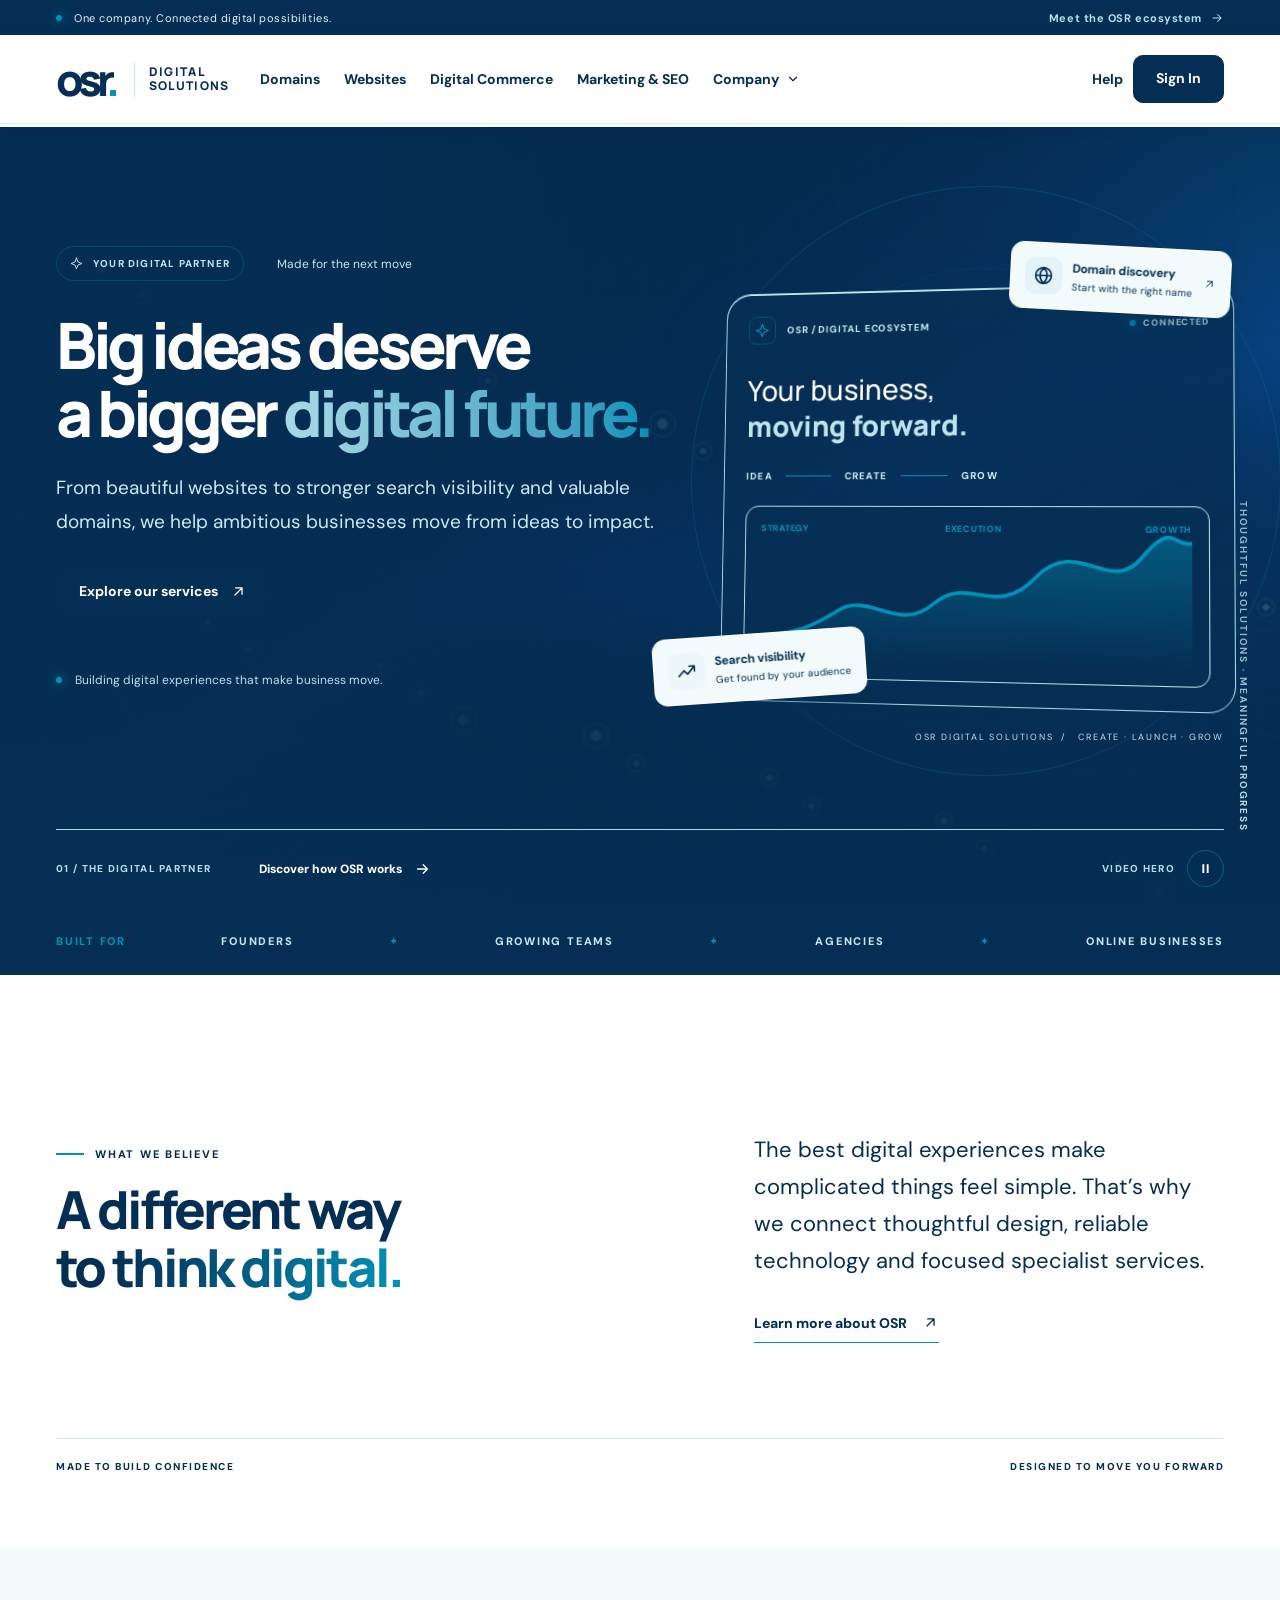
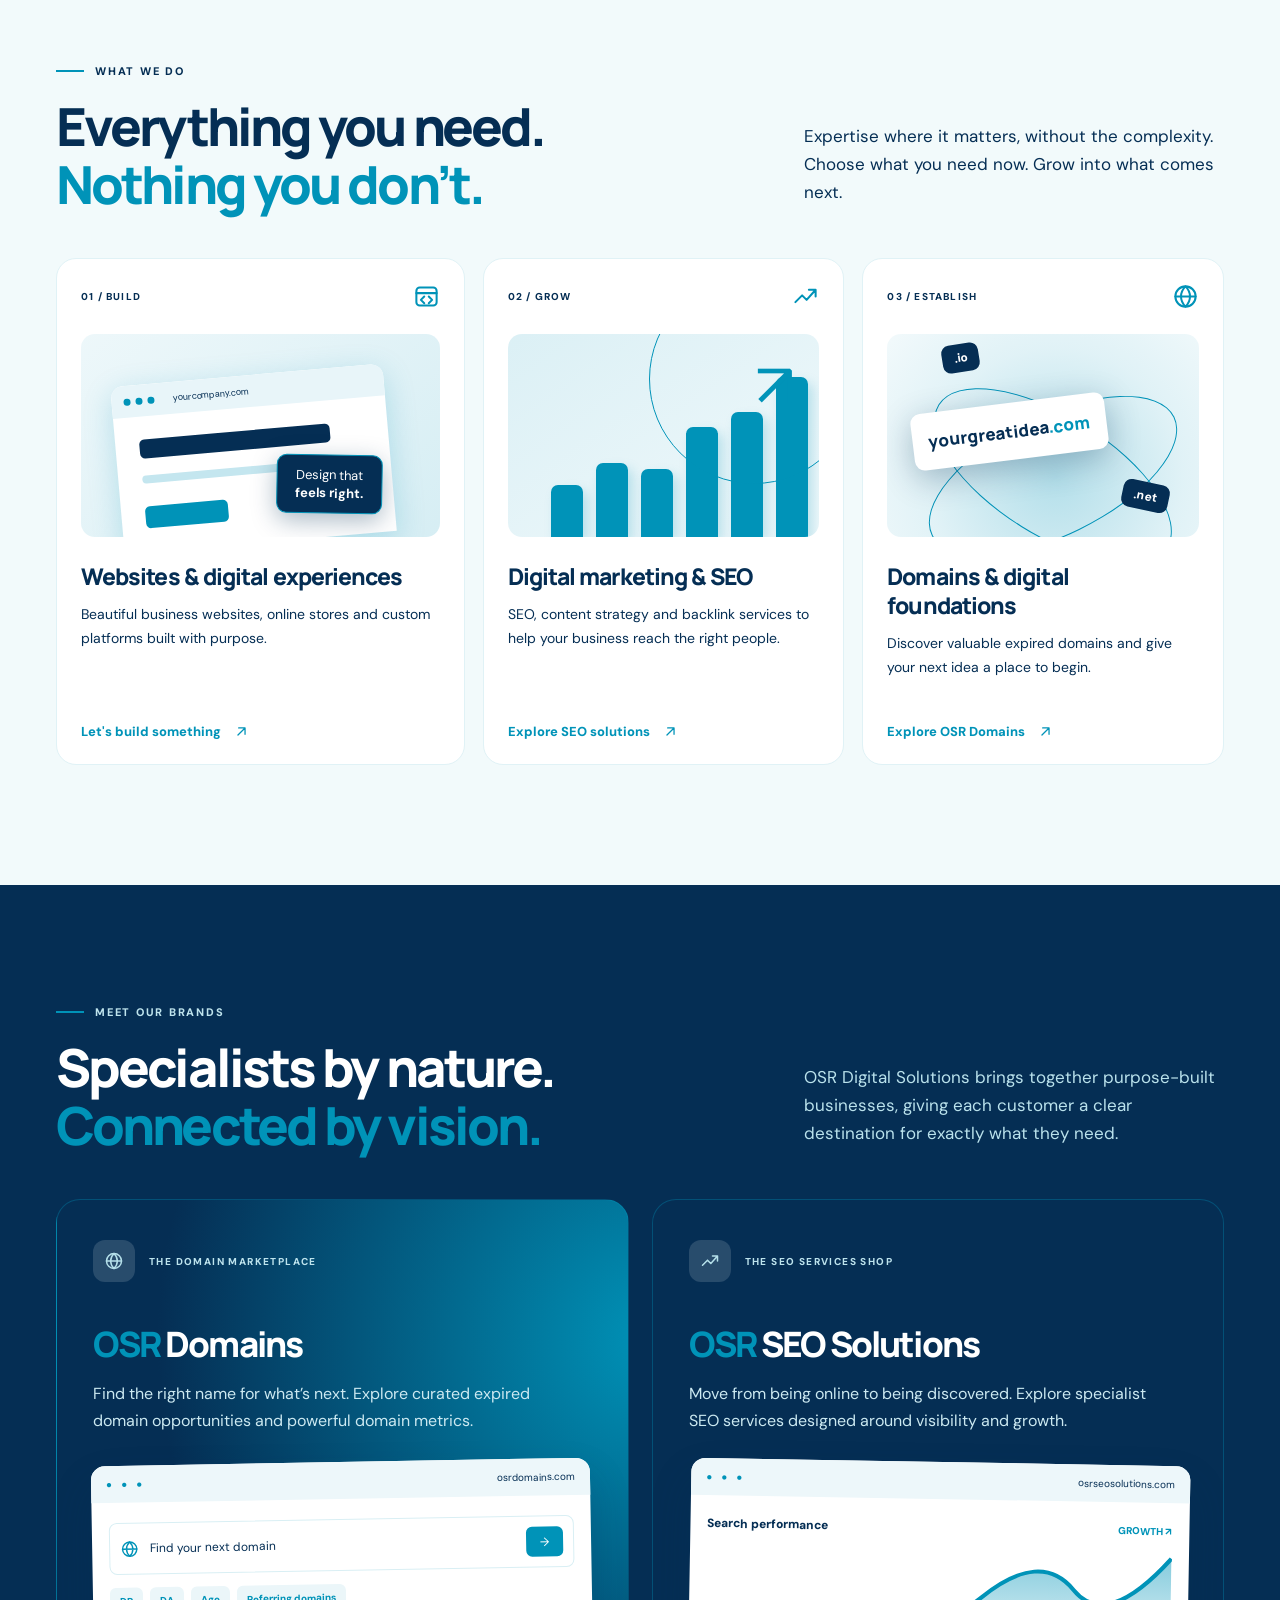
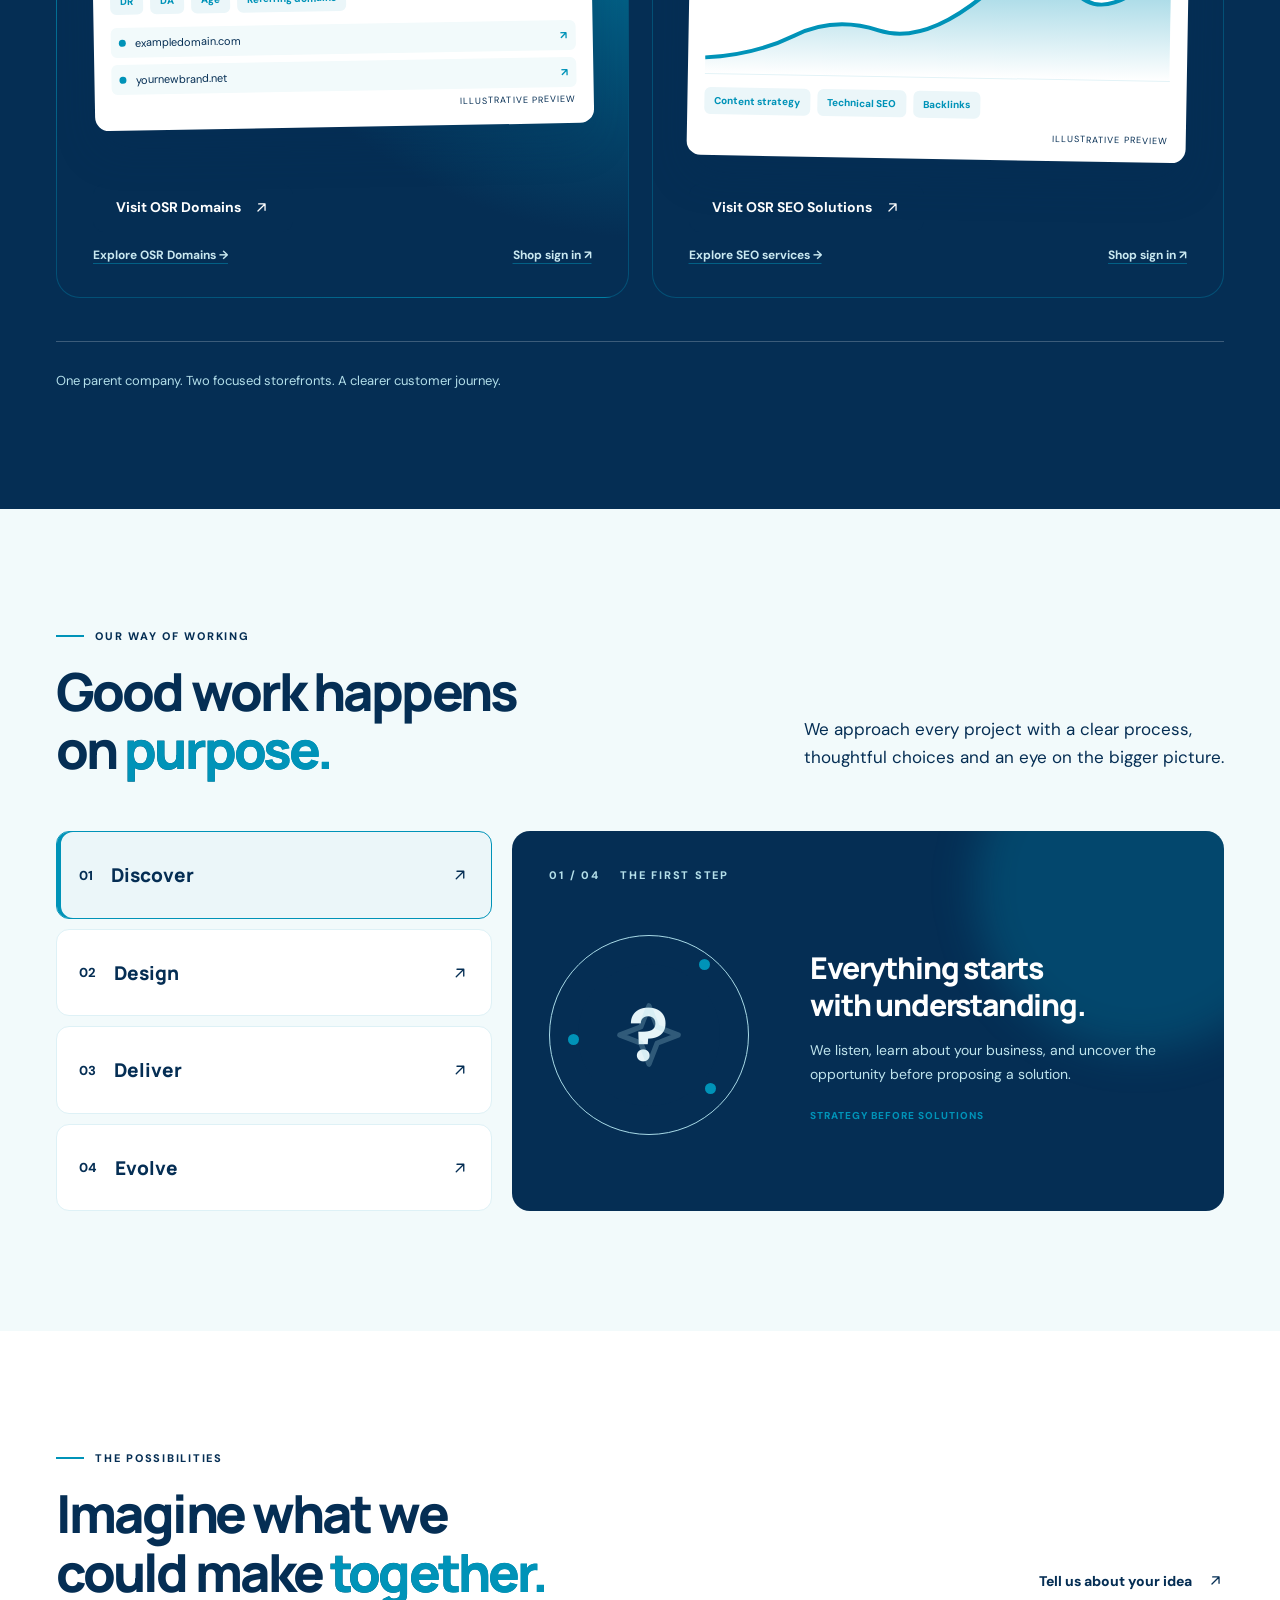
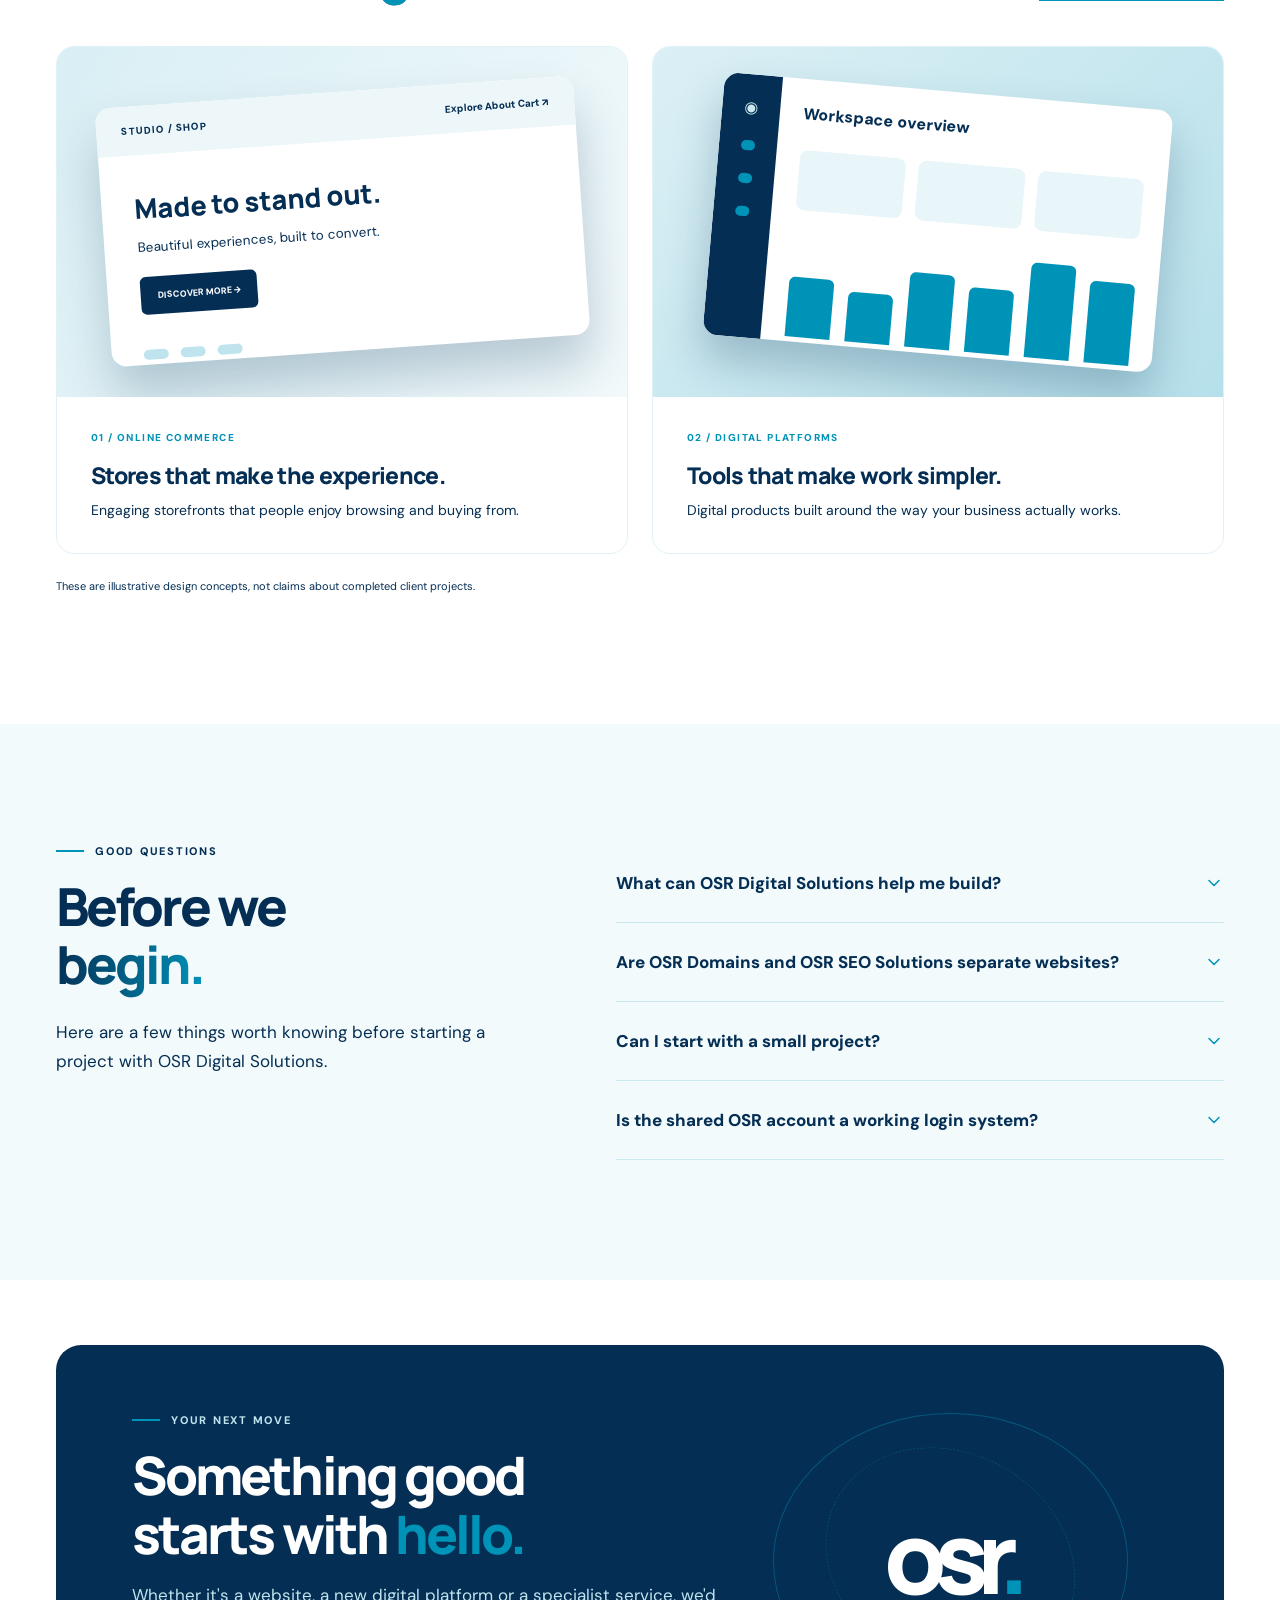
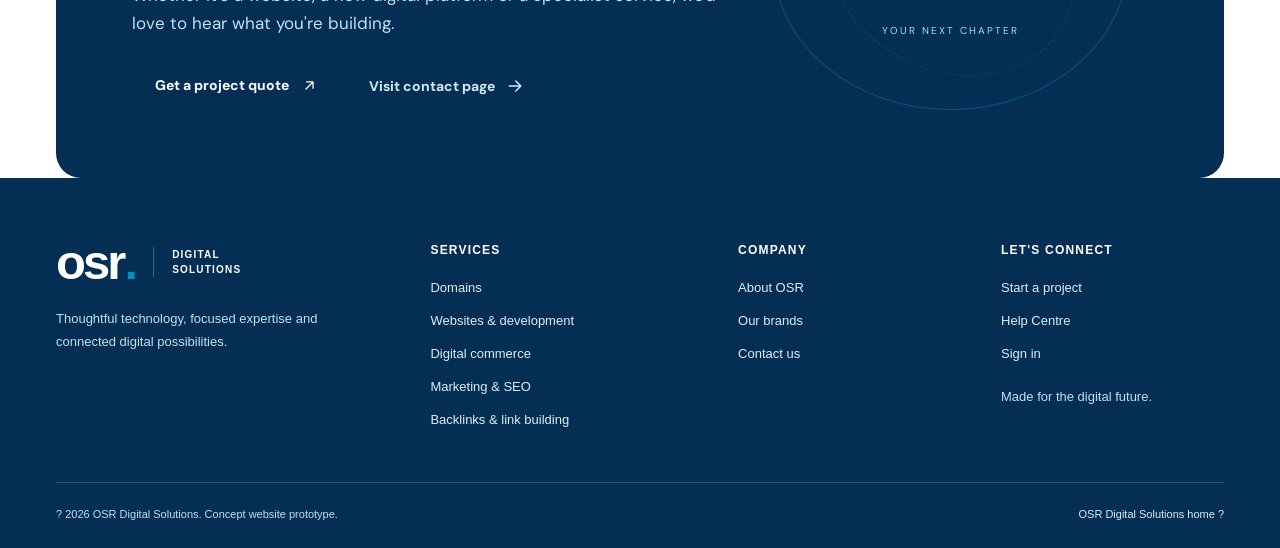
<file: index.html>
<!doctype html>
<html lang="en">
<head><meta name="robots" content="noindex" />
  <meta charset="UTF-8" />
  <meta name="viewport" content="width=device-width, initial-scale=1" />
  <meta name="theme-color" content="#052E54" />
  <meta name="description" content="OSR Digital Solutions — thoughtful websites, digital experiences, domains and search solutions, connected under one digital company." />
  <title>OSR Digital Solutions — Build what’s next.</title>
  <link rel="icon" type="image/svg+xml" href="assets/favicon.svg" />
  <link rel="preload" href="assets/hero-poster.jpg" as="image" />
  <link rel="stylesheet" href="styles.css" />
  <link rel="stylesheet" href="products.css" />
<link rel="stylesheet" href="footer.css"><script src="footer.js" defer></script><link rel="stylesheet" href="theme.css"></head>
<body id="top">
  <svg class="svg-sprite" aria-hidden="true" xmlns="http://www.w3.org/2000/svg">
    <symbol id="i-arrow" viewBox="0 0 24 24"><path d="M5 12h14M13 6l6 6-6 6"/></symbol>
    <symbol id="i-arrow-up" viewBox="0 0 24 24"><path d="M7 17 17 7M8 7h9v9"/></symbol>
    <symbol id="i-play" viewBox="0 0 24 24"><path d="m8 5 11 7-11 7V5Z" fill="currentColor" stroke="none"/></symbol>
    <symbol id="i-globe" viewBox="0 0 24 24"><circle cx="12" cy="12" r="9"/><path d="M3 12h18M12 3c-3 3-4 6-4 9s1 6 4 9M12 3c3 3 4 6 4 9s-1 6-4 9"/></symbol>
    <symbol id="i-code" viewBox="0 0 24 24"><rect x="3" y="4" width="18" height="16" rx="3"/><path d="M3 9h18M10 12l-3 3 3 3m4-6 3 3-3 3"/></symbol>
    <symbol id="i-layers" viewBox="0 0 24 24"><path d="m12 3 9 5-9 5-9-5 9-5Zm-9 9 9 5 9-5M3 16l9 5 9-5"/></symbol>
    <symbol id="i-trend" viewBox="0 0 24 24"><path d="m3 17 6-6 4 4 8-9M15 6h6v6"/></symbol>
    <symbol id="i-spark" viewBox="0 0 24 24"><path d="m12 2 2.8 7.2L22 12l-7.2 2.8L12 22l-2.8-7.2L2 12l7.2-2.8L12 2Z"/></symbol>
    <symbol id="i-check" viewBox="0 0 24 24"><path d="m5 12 4.5 4.5L19 7"/></symbol>
    <symbol id="i-user" viewBox="0 0 24 24"><circle cx="12" cy="8" r="4"/><path d="M4.5 20c0-4.1 3.1-6.5 7.5-6.5s7.5 2.4 7.5 6.5"/></symbol>
    <symbol id="i-menu" viewBox="0 0 24 24"><path d="M4 7h16M4 12h16M4 17h16"/></symbol>
    <symbol id="i-close" viewBox="0 0 24 24"><path d="M5 5 19 19M19 5 5 19"/></symbol>
    <symbol id="i-volume-off" viewBox="0 0 24 24"><path d="M11 5 6 9H3v6h3l5 4V5ZM16 9l5 6m0-6-5 6"/></symbol>
    <symbol id="i-volume" viewBox="0 0 24 24"><path d="M11 5 6 9H3v6h3l5 4V5Zm4 4a4 4 0 0 1 0 6m3-9a8 8 0 0 1 0 12"/></symbol>
    <symbol id="i-pause" viewBox="0 0 24 24"><path d="M7 5h3v14H7Zm7 0h3v14h-3Z" fill="currentColor" stroke="none"/></symbol>
    <symbol id="i-chevron" viewBox="0 0 24 24"><path d="m6 9 6 6 6-6"/></symbol>
  </svg>

  <div class="announcement"><div class="container announce-inner"><span class="announce-dot"></span><span>One company. Connected digital possibilities.</span><a href="#ecosystem">Meet the OSR ecosystem <svg class="icon"><use href="#i-arrow"/></svg></a></div></div>
  <header class="site-header product-header"><div class="container nav-shell">
    <a href="index.html" class="brand-logo" aria-label="OSR Digital Solutions home"><span class="brand-mark">osr<span class="mark-dot">.</span></span><span class="brand-rule"></span><span class="brand-words">DIGITAL<br>SOLUTIONS</span></a>
    <nav class="desktop-nav" aria-label="Main navigation"><a class="nav-link" href="domains.html">Domains</a><a class="nav-link" href="websites.html">Websites</a><a class="nav-link" href="commerce.html">Digital Commerce</a><a class="nav-link" href="seo.html">Marketing & SEO</a><div class="nav-dropdown"><button class="nav-link dropdown-trigger" type="button" aria-expanded="false" aria-controls="company-menu">Company <svg class="company-chevron" width="14" height="14" viewBox="0 0 24 24" fill="none" aria-hidden="true" focusable="false"><path d="m6 9 6 6 6-6" stroke="currentColor" stroke-width="2" stroke-linecap="round" stroke-linejoin="round"/></svg></button><div class="dropdown-menu" id="company-menu"><a href="about.html">About OSR</a><a href="index.html#ecosystem">Our brands</a><a href="contact.html">Contact us</a></div></div></nav>
    <div class="nav-actions"><a class="nav-link support-link" href="help.html">Help</a><a class="nav-signin" href="auth.html?site=all">Sign In</a><button class="mobile-toggle" type="button" aria-label="Open menu" aria-controls="mobile-menu" aria-expanded="false"><span aria-hidden="true">☰</span></button></div></div>
    <nav class="mobile-menu" id="mobile-menu" aria-label="Mobile navigation" hidden><a class="nav-link" href="domains.html">Domains</a><a class="nav-link" href="websites.html">Websites</a><a class="nav-link" href="commerce.html">Digital Commerce</a><a class="nav-link" href="seo.html">Marketing & SEO</a><a href="about.html">About OSR</a><a href="contact.html">Contact</a><a href="help.html">Help Centre</a><a href="auth.html?site=all">Sign In</a></nav></header>
  <div class="scroll-progress" aria-hidden="true"><div id="progress-track"></div></div>

  <main>
    <section class="hero" aria-labelledby="hero-title">
      <video class="hero-video" id="heroVideo" autoplay muted loop playsinline preload="metadata" poster="assets/hero-poster.jpg"><source src="assets/osr-motion.mp4" type="video/mp4" /></video>
      <div class="hero-overlay"></div><div class="hero-grid-bg" aria-hidden="true"></div>
      <div class="container hero-inner">
        <div class="hero-copy">
          <div class="eyebrow hero-eyebrow"><span class="eyebrow-pill"><svg class="icon"><use href="#i-spark"/></svg> YOUR DIGITAL PARTNER</span><span class="eyebrow-separator"></span><span>Made for the next move</span></div>
          <h1 id="hero-title">Big ideas deserve<br><em>a bigger</em> <span>digital future.</span></h1>
          <p>From beautiful websites to stronger search visibility and valuable domains, we help ambitious businesses move from ideas to impact.</p>
          <div class="hero-actions"><a class="btn btn-cyan btn-lg" href="#services">Explore our services <svg class="icon"><use href="#i-arrow-up"/></svg></a></div>
          <div class="hero-footnote"><span class="pulse-indicator"></span> Building digital experiences that make business move.</div>
        </div>
        <div class="hero-art" aria-label="Illustration of connected OSR digital services">
          <div class="art-orbit orbit-one"></div><div class="art-orbit orbit-two"></div>
          <div class="glass-main">
            <div class="glass-top"><span class="glass-top-icon"><svg class="icon"><use href="#i-spark"/></svg></span><span>OSR / DIGITAL ECOSYSTEM</span><span class="live-caption"><span class="live-dot"></span> CONNECTED</span></div>
            <div class="glass-heading">Your business,<br><strong>moving forward.</strong></div>
            <div class="glass-path"><span>IDEA</span><i></i><span>CREATE</span><i></i><span>GROW</span></div>
            <div class="glass-graph"><div class="chart-axis"><span>STRATEGY</span><span>EXECUTION</span><span>GROWTH</span></div><svg viewBox="0 0 500 142" preserveAspectRatio="none" aria-hidden="true"><defs><linearGradient id="chartFill" x1="0" x2="0" y1="0" y2="1"><stop offset="0" stop-color="#0093B8" stop-opacity=".43"/><stop offset="1" stop-color="#0093B8" stop-opacity="0"/></linearGradient></defs><path d="M0 116 C44 108 56 108 94 85 S165 110 207 76 S278 93 325 46 S409 65 444 24 S479 12 500 8 V142 H0Z" fill="url(#chartFill)"/><path d="M0 116 C44 108 56 108 94 85 S165 110 207 76 S278 93 325 46 S409 65 444 24 S479 12 500 8" stroke="#0093B8" stroke-width="4" fill="none" stroke-linecap="round"/></svg></div>
          </div>
          <div class="float-card float-domain"><span class="float-icon cyan"><svg class="icon"><use href="#i-globe"/></svg></span><span><strong>Domain discovery</strong><small>Start with the right name</small></span><svg class="icon arrowfloat"><use href="#i-arrow-up"/></svg></div>
          <div class="float-card float-search"><span class="float-icon blue"><svg class="icon"><use href="#i-trend"/></svg></span><span><strong>Search visibility</strong><small>Get found by your audience</small></span></div>
          <span class="hero-ribbon">OSR DIGITAL SOLUTIONS&nbsp; / &nbsp; CREATE · LAUNCH · GROW</span>
        </div>
      </div>
      <div class="hero-side-caption">THOUGHTFUL SOLUTIONS <span>•</span> MEANINGFUL PROGRESS</div>
      <div class="container hero-bottom"><span>01 / THE DIGITAL PARTNER</span><a href="#about">Discover how OSR works <svg class="icon"><use href="#i-arrow"/></svg></a><div class="video-controls"><span>VIDEO HERO</span><button id="toggle-video" class="round-control" aria-label="Pause background video" title="Pause background video"><svg class="icon"><use href="#i-pause"/></svg></button></div></div>
    </section>

    <section class="audience-strip" aria-label="Who we serve"><div class="container audience-inner"><span class="for-label">BUILT FOR</span><span>FOUNDERS</span><span class="audience-dot">✦</span><span>GROWING TEAMS</span><span class="audience-dot">✦</span><span>AGENCIES</span><span class="audience-dot">✦</span><span>ONLINE BUSINESSES</span></div></section>

    <section class="section intro-section" id="about"><div class="container split-intro"><div><span class="section-kicker"><span class="kicker-line"></span> WHAT WE BELIEVE</span><h2>A different way<br>to <span class="text-gradient">think digital.</span></h2></div><div class="intro-right"><p>The best digital experiences make complicated things feel simple. That’s why we connect thoughtful design, reliable technology and focused specialist services.</p><a class="text-link" href="about.html">Learn more about OSR <svg class="icon"><use href="#i-arrow-up"/></svg></a></div></div><div class="container intro-divider"><span>MADE TO BUILD CONFIDENCE</span><span>DESIGNED TO MOVE YOU FORWARD</span></div></section>

    <section class="section services-section" id="services"><div class="container"><div class="section-heading"><div><span class="section-kicker"><span class="kicker-line"></span> WHAT WE DO</span><h2>Everything you need.<br><span>Nothing you don’t.</span></h2></div><p>Expertise where it matters, without the complexity. Choose what you need now. Grow into what comes next.</p></div><div class="services-grid">
      <article class="service-card featured-service"><div class="service-head"><span class="service-index">01 / BUILD</span><svg class="icon service-symbol"><use href="#i-code"/></svg></div><div class="service-graphic"><div class="web-window"><div class="window-bar"><i></i><i></i><i></i><span>yourcompany.com</span></div><div class="web-preview-content"><div class="fake-heading"></div><div class="fake-subheading"></div><div class="fake-button"></div></div><div class="visual-float">Design that<br><strong>feels right.</strong></div></div></div><h3>Websites &amp; digital experiences</h3><p>Beautiful business websites, online stores and custom platforms built with purpose.</p><a href="websites.html" class="card-link">Let's build something <svg class="icon"><use href="#i-arrow-up"/></svg></a></article>
      <article class="service-card"><div class="service-head"><span class="service-index">02 / GROW</span><svg class="icon service-symbol"><use href="#i-trend"/></svg></div><div class="service-art-growth"><div class="bars"><i></i><i></i><i></i><i></i><i></i><i></i></div><span class="growth-orbit"></span><span class="growth-spark">↗</span></div><h3>Digital marketing &amp; SEO</h3><p>SEO, content strategy and backlink services to help your business reach the right people.</p><a href="https://osrseosolutions.com/" target="_blank" rel="noopener" class="card-link">Explore SEO solutions <svg class="icon"><use href="#i-arrow-up"/></svg></a></article>
      <article class="service-card"><div class="service-head"><span class="service-index">03 / ESTABLISH</span><svg class="icon service-symbol"><use href="#i-globe"/></svg></div><div class="domain-graphic"><span class="domain-orbit orb-1"></span><span class="domain-orbit orb-2"></span><div class="domain-url">yourgreatidea<span>.com</span></div><div class="domain-token dt-one">.net</div><div class="domain-token dt-two">.io</div></div><h3>Domains &amp; digital foundations</h3><p>Discover valuable expired domains and give your next idea a place to begin.</p><a href="https://osrdomains.com/" target="_blank" rel="noopener" class="card-link">Explore OSR Domains <svg class="icon"><use href="#i-arrow-up"/></svg></a></article>
    </div></div></section>

    <section class="section ecosystem-section" id="ecosystem"><div class="container"><div class="ecosystem-heading"><div><span class="section-kicker inverse"><span class="kicker-line"></span> MEET OUR BRANDS</span><h2>Specialists by nature.<br><span>Connected by vision.</span></h2></div><p>OSR Digital Solutions brings together purpose-built businesses, giving each customer a clear destination for exactly what they need.</p></div><div class="ecosystem-grid"><article class="ecosystem-card domains-card"><div class="brand-top"><span class="brand-icon"><svg class="icon"><use href="#i-globe"/></svg></span><span class="brand-category">THE DOMAIN MARKETPLACE</span></div><h3><span>OSR</span> Domains</h3><p>Find the right name for what’s next. Explore curated expired domain opportunities and powerful domain metrics.</p><div class="domain-shop-ui" aria-label="Illustrative domain marketplace interface"><div class="mock-topbar"><span class="mock-dots">● ● ●</span><span>osrdomains.com</span></div><div class="search-row"><svg class="icon"><use href="#i-globe"/></svg><span>Find your next domain</span><span class="mock-search-btn">→</span></div><div class="domain-tags"><span>DR</span><span>DA</span><span>Age</span><span>Referring domains</span></div><div class="domain-results"><div><i></i><span>exampledomain.com</span><b>↗</b></div><div><i></i><span>yournewbrand.net</span><b>↗</b></div></div><span class="illustration-label">ILLUSTRATIVE PREVIEW</span></div><a class="brand-visit-btn" target="_blank" rel="noopener" href="https://osrdomains.com/domain-inventory/">Visit OSR Domains <svg class="icon"><use href="#i-arrow-up"/></svg></a><div class="shop-auth-row"><a href="domains.html">Explore OSR Domains →</a><a href="auth.html?site=domains">Shop sign in ↗</a></div></article>
      <article class="ecosystem-card seo-card"><div class="brand-top"><span class="brand-icon"><svg class="icon"><use href="#i-trend"/></svg></span><span class="brand-category">THE SEO SERVICES SHOP</span></div><h3><span>OSR</span> SEO Solutions</h3><p>Move from being online to being discovered. Explore specialist SEO services designed around visibility and growth.</p><div class="seo-shop-ui" aria-label="Illustrative SEO performance interface"><div class="mock-topbar"><span class="mock-dots">● ● ●</span><span>osrseosolutions.com</span></div><div class="seo-graph-head"><span>Search performance</span><span>GROWTH ↗</span></div><svg viewBox="0 0 430 135" preserveAspectRatio="none"><defs><linearGradient id="seoFill" x1="0" x2="0" y1="0" y2="1"><stop stop-color="#0093B8" stop-opacity=".48"/><stop offset="1" stop-color="#0093B8" stop-opacity="0"/></linearGradient></defs><path d="M0 119 Q45 116 82 95 T160 88 T255 52 T340 43 T430 9 V135 H0Z" fill="url(#seoFill)"/><path d="M0 119 Q45 116 82 95 T160 88 T255 52 T340 43 T430 9" stroke="#0093B8" stroke-width="4" fill="none"/></svg><div class="seo-tags"><span>Content strategy</span><span>Technical SEO</span><span>Backlinks</span></div><span class="illustration-label">ILLUSTRATIVE PREVIEW</span></div><a class="brand-visit-btn" target="_blank" rel="noopener" href="https://osrseosolutions.com/">Visit OSR SEO Solutions <svg class="icon"><use href="#i-arrow-up"/></svg></a><div class="shop-auth-row"><a href="seo.html">Explore SEO services →</a><a href="auth.html?site=seo">Shop sign in ↗</a></div></article></div><div class="ecosystem-bottom"><span>One parent company. Two focused storefronts. A clearer customer journey.</span></div></div></section>


    

    <section class="section approach-section" id="approach"><div class="container"><div class="section-heading approach-heading"><div><span class="section-kicker"><span class="kicker-line"></span> OUR WAY OF WORKING</span><h2>Good work happens<br>on <span class="text-gradient">purpose.</span></h2></div><p>We approach every project with a clear process, thoughtful choices and an eye on the bigger picture.</p></div><div class="process-layout"><div class="process-step-list" role="tablist" aria-label="Our process"><button class="process-step active" role="tab" aria-selected="true" data-step="0"><span>01</span><strong>Discover</strong><svg class="icon"><use href="#i-arrow-up"/></svg></button><button class="process-step" role="tab" aria-selected="false" data-step="1"><span>02</span><strong>Design</strong><svg class="icon"><use href="#i-arrow-up"/></svg></button><button class="process-step" role="tab" aria-selected="false" data-step="2"><span>03</span><strong>Deliver</strong><svg class="icon"><use href="#i-arrow-up"/></svg></button><button class="process-step" role="tab" aria-selected="false" data-step="3"><span>04</span><strong>Evolve</strong><svg class="icon"><use href="#i-arrow-up"/></svg></button></div><div class="process-detail" id="process-panel" role="tabpanel"><div class="process-detail-glow"></div><div class="process-small-tag"><span>01 / 04</span> THE FIRST STEP</div><div class="process-content"><div class="process-visual"><div class="process-visual-inner"><svg class="icon"><use href="#i-spark"/></svg><span>?</span><div class="process-dot pd-a"></div><div class="process-dot pd-b"></div><div class="process-dot pd-c"></div></div></div><div><h3 id="process-title">Everything starts<br>with understanding.</h3><p id="process-copy">We listen, learn about your business, and uncover the opportunity before proposing a solution.</p><span id="process-tag">STRATEGY BEFORE SOLUTIONS</span></div></div></div></div></div></section>

    <section class="section explore-section" id="explore"><div class="container"><div class="section-heading explore-heading"><div><span class="section-kicker"><span class="kicker-line"></span> THE POSSIBILITIES</span><h2>Imagine what we<br>could make <span class="text-gradient">together.</span></h2></div><a href="#contact" class="text-link">Tell us about your idea <svg class="icon"><use href="#i-arrow-up"/></svg></a></div><div class="experience-grid"><div class="experience-card experience-one"><div class="experience-illustration ecommerce"><div class="ecommerce-window"><div class="experience-topnav">STUDIO / SHOP <span>Explore  About  Cart ↗</span></div><div class="ecommerce-center"><strong>Made to stand out.</strong><small>Beautiful experiences, built to convert.</small><span>DISCOVER MORE →</span></div><div class="sample-pills"><i></i><i></i><i></i></div></div></div><div class="experience-info"><span>01 / ONLINE COMMERCE</span><h3>Stores that make the experience.</h3><p>Engaging storefronts that people enjoy browsing and buying from.</p></div></div><div class="experience-card experience-two"><div class="experience-illustration platform"><div class="mini-app"><div class="mini-sidebar"><span>◉</span><i></i><i></i><i></i></div><div class="mini-main"><span>Workspace overview</span><div class="mini-summary"><i></i><i></i><i></i></div><div class="mini-chart"><span></span><span></span><span></span><span></span><span></span><span></span></div></div></div></div><div class="experience-info"><span>02 / DIGITAL PLATFORMS</span><h3>Tools that make work simpler.</h3><p>Digital products built around the way your business actually works.</p></div></div></div><p class="concept-note">These are illustrative design concepts, not claims about completed client projects.</p></div></section>

    <section class="faq-section section"><div class="container faq-layout"><div><span class="section-kicker"><span class="kicker-line"></span> GOOD QUESTIONS</span><h2>Before we<br><span class="text-gradient">begin.</span></h2><p>Here are a few things worth knowing before starting a project with OSR Digital Solutions.</p></div><div class="faq-list"><details><summary>What can OSR Digital Solutions help me build? <svg class="icon"><use href="#i-chevron"/></svg></summary><p>We can help plan and create business websites, online stores, and custom digital experiences. We also connect customers with our specialist domain and SEO platforms.</p></details><details><summary>Are OSR Domains and OSR SEO Solutions separate websites? <svg class="icon"><use href="#i-chevron"/></svg></summary><p>Yes. They're distinct, purpose-built storefronts within the OSR ecosystem, with their own products and services.</p></details><details><summary>Can I start with a small project? <svg class="icon"><use href="#i-chevron"/></svg></summary><p>Absolutely. A focused website or specific digital need is often the best starting point. The scope can grow as your business does.</p></details><details><summary>Is the shared OSR account a working login system? <svg class="icon"><use href="#i-chevron"/></svg></summary><p>No. This is a design demonstration, not a live authentication system. For production, both shops should use OpenID Connect with a central identity provider such as Keycloak. Never enter a real password in this prototype.</p></details></div></div></section>

    <section class="contact-section" id="contact"><div class="container contact-panel"><div><span class="section-kicker inverse"><span class="kicker-line"></span> YOUR NEXT MOVE</span><h2>Something good<br>starts with <em>hello.</em></h2><p>Whether it's a website, a new digital platform or a specialist service, we'd love to hear what you're building.</p><div class="contact-actions"><button type="button" class="btn btn-cyan btn-lg" id="open-contact">Get a project quote <svg class="icon"><use href="#i-arrow-up"/></svg></button><a href="contact.html" class="contact-text-link">Visit contact page <svg class="icon"><use href="#i-arrow"/></svg></a></div></div><div class="contact-symbol" aria-hidden="true"><div class="symbol-circle sc-one"></div><div class="symbol-circle sc-two"></div><span>osr<span>.</span></span><small>YOUR NEXT CHAPTER</small></div></div></section>
  </main>

  <footer class="osr-footer" id="site-footer"></footer>

  
  <dialog class="form-modal" id="contactModal" aria-label="Project inquiry demo"><button type="button" class="close-modal dark-close" id="close-contact" aria-label="Close inquiry"><svg class="icon"><use href="#i-close"/></svg></button><span class="section-kicker"><span class="kicker-line"></span> LET'S TALK</span><h3>Tell us about your next move.</h3><p>This is a working form demonstration. Inquiries are not transmitted or stored.</p><form id="projectForm"><label>Full name <input type="text" name="name" autocomplete="name" placeholder="Your name" required/></label><label>Email address <input type="email" name="email" autocomplete="email" placeholder="you@company.com" required/></label><label>I'm interested in <select name="service" required><option value="">Choose a service</option><option>Website development</option><option>Digital commerce</option><option>Custom platform</option><option>Domains / SEO</option><option>Something else</option></select></label><label>Tell us a little more <textarea name="message" rows="3" placeholder="Your project idea..."></textarea></label><button type="submit" class="btn btn-primary form-submit">Preview inquiry <svg class="icon"><use href="#i-arrow"/></svg></button><p id="formStatus" role="status" class="form-status" hidden></p></form></dialog>
  <script src="script.js" defer></script>
</body>
</html>
</file>
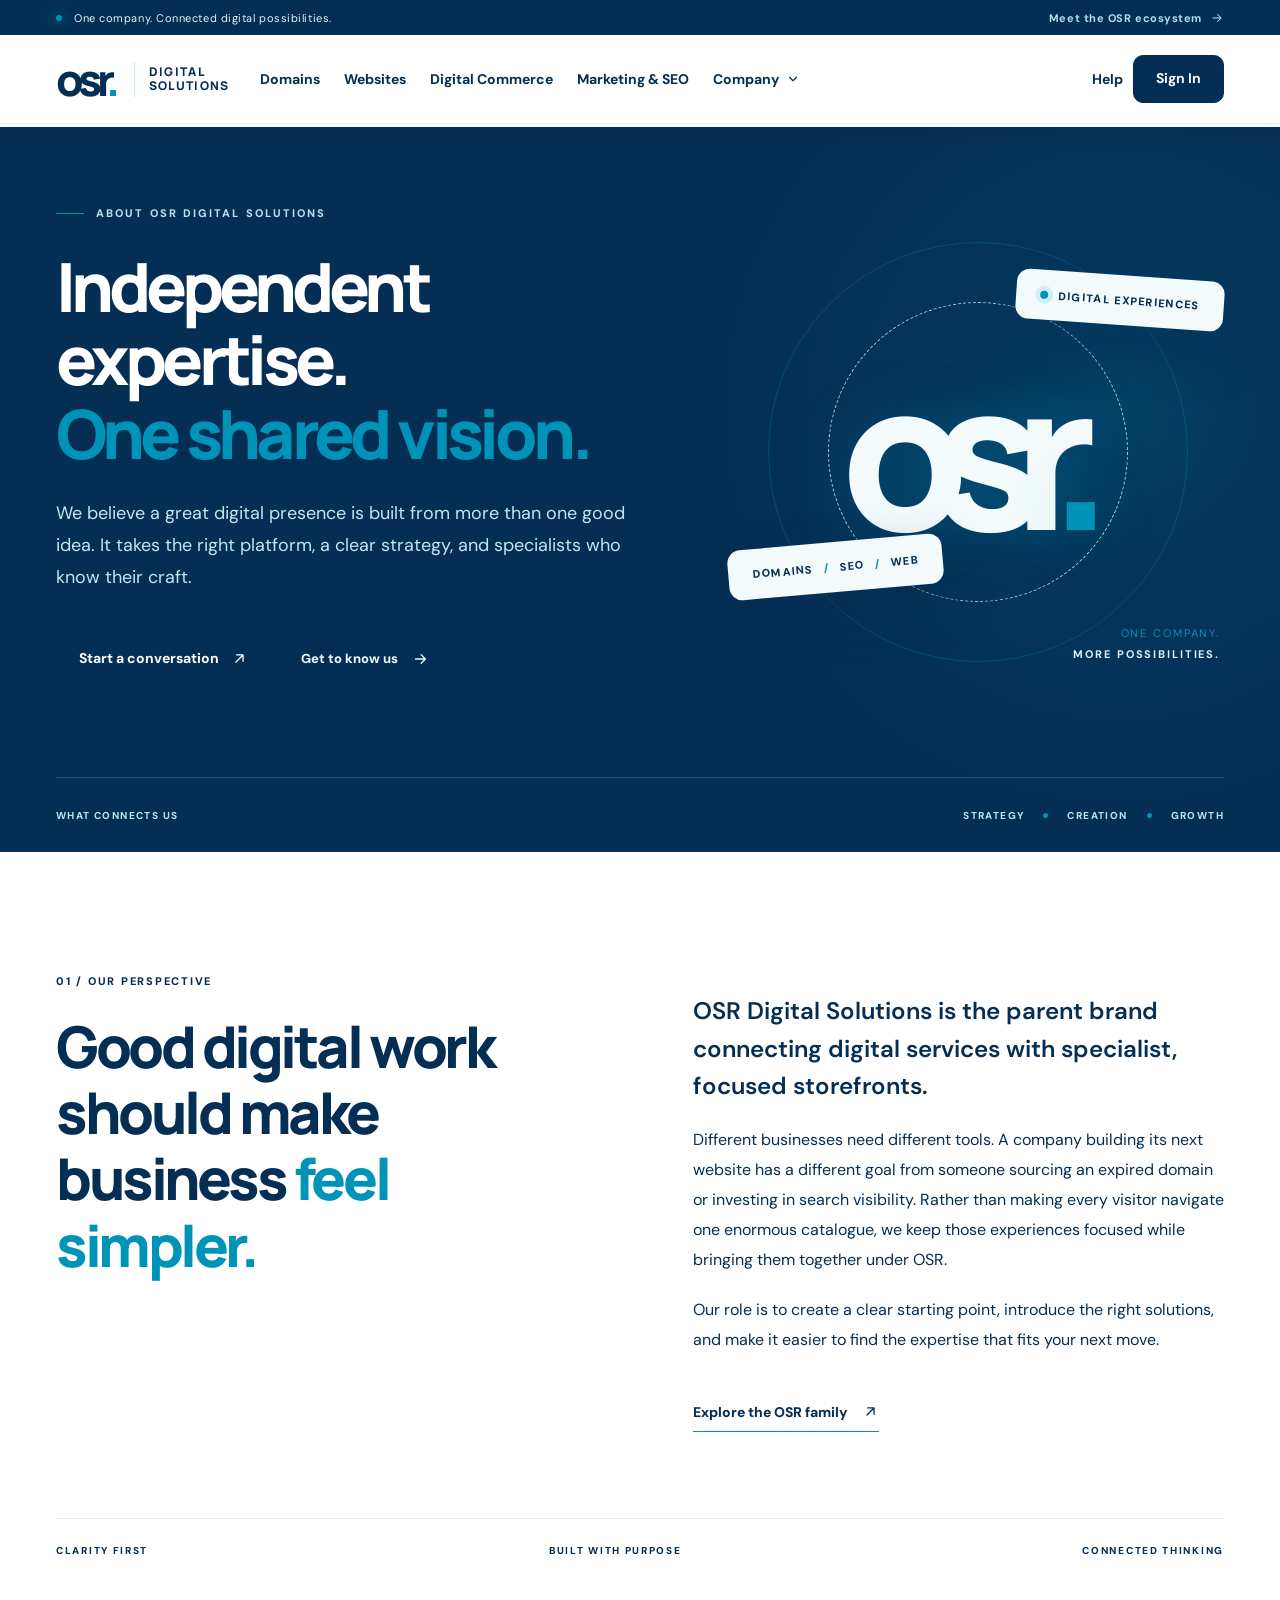
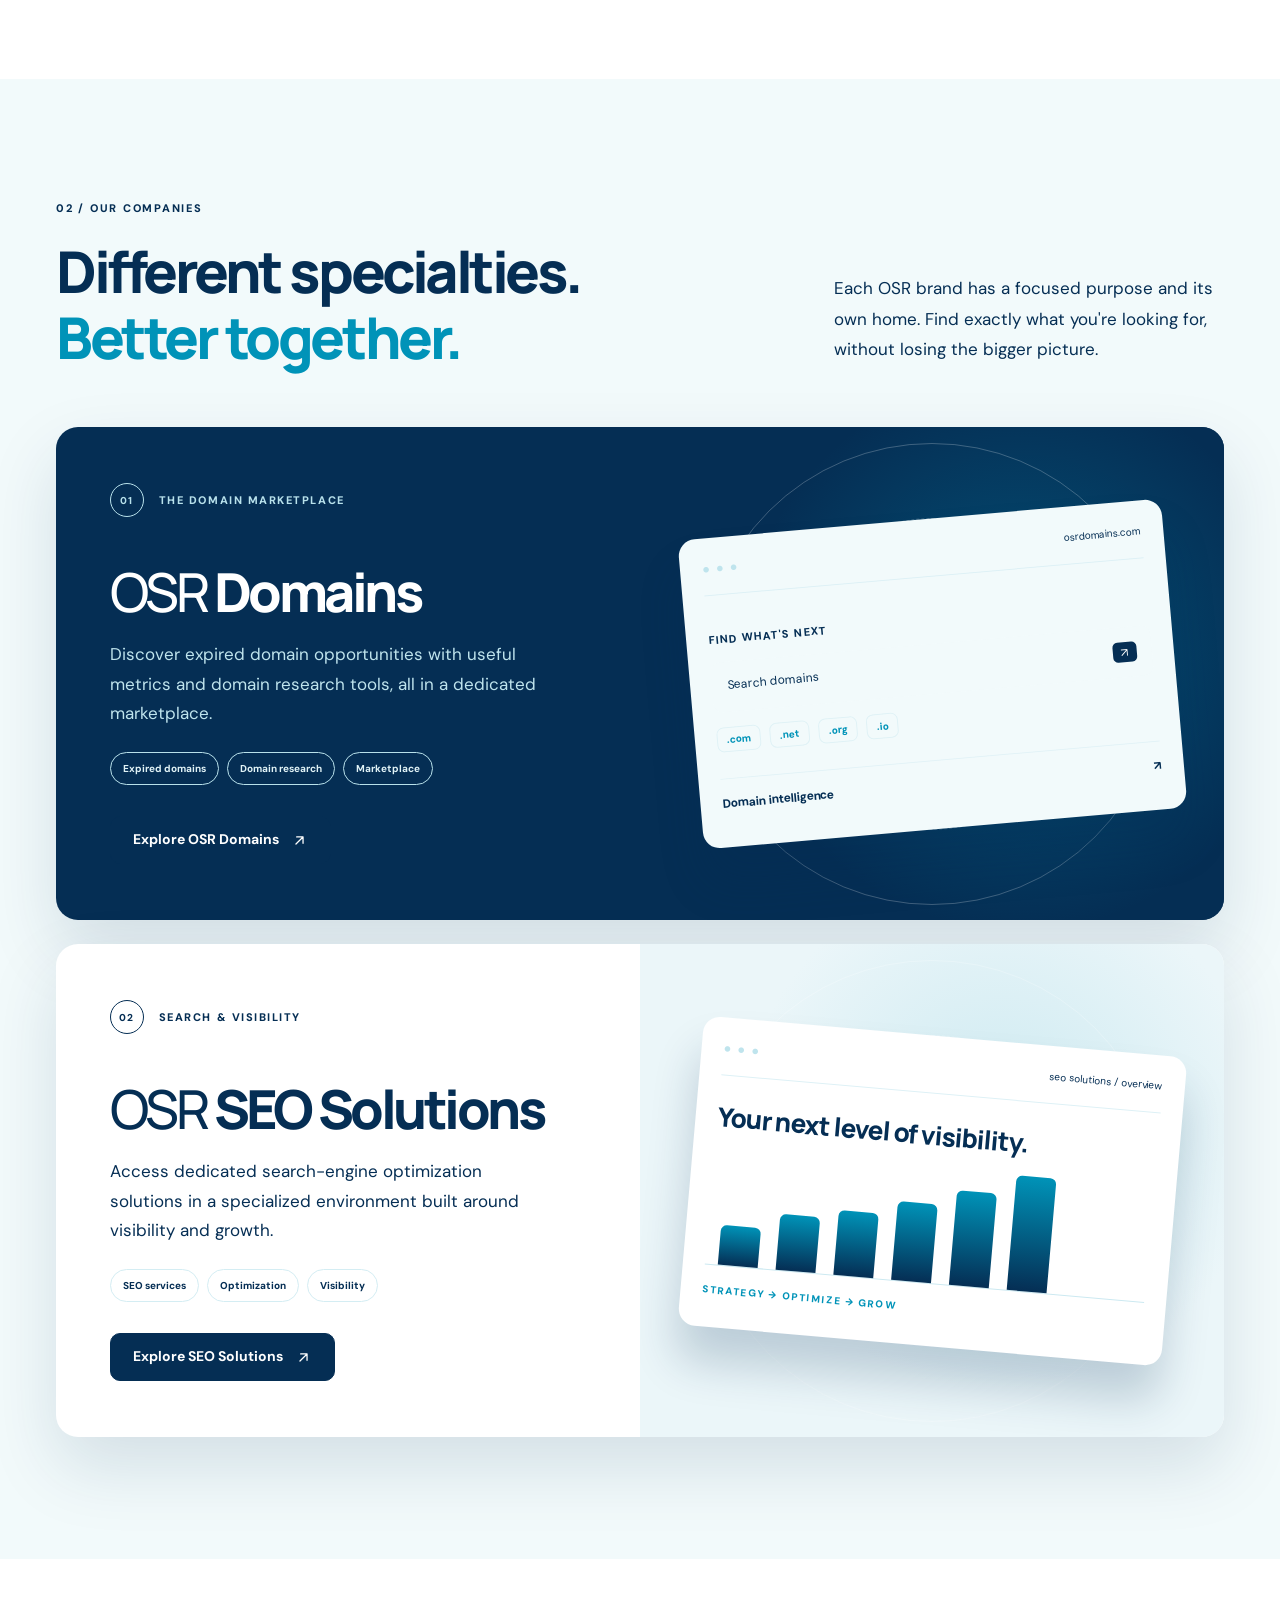
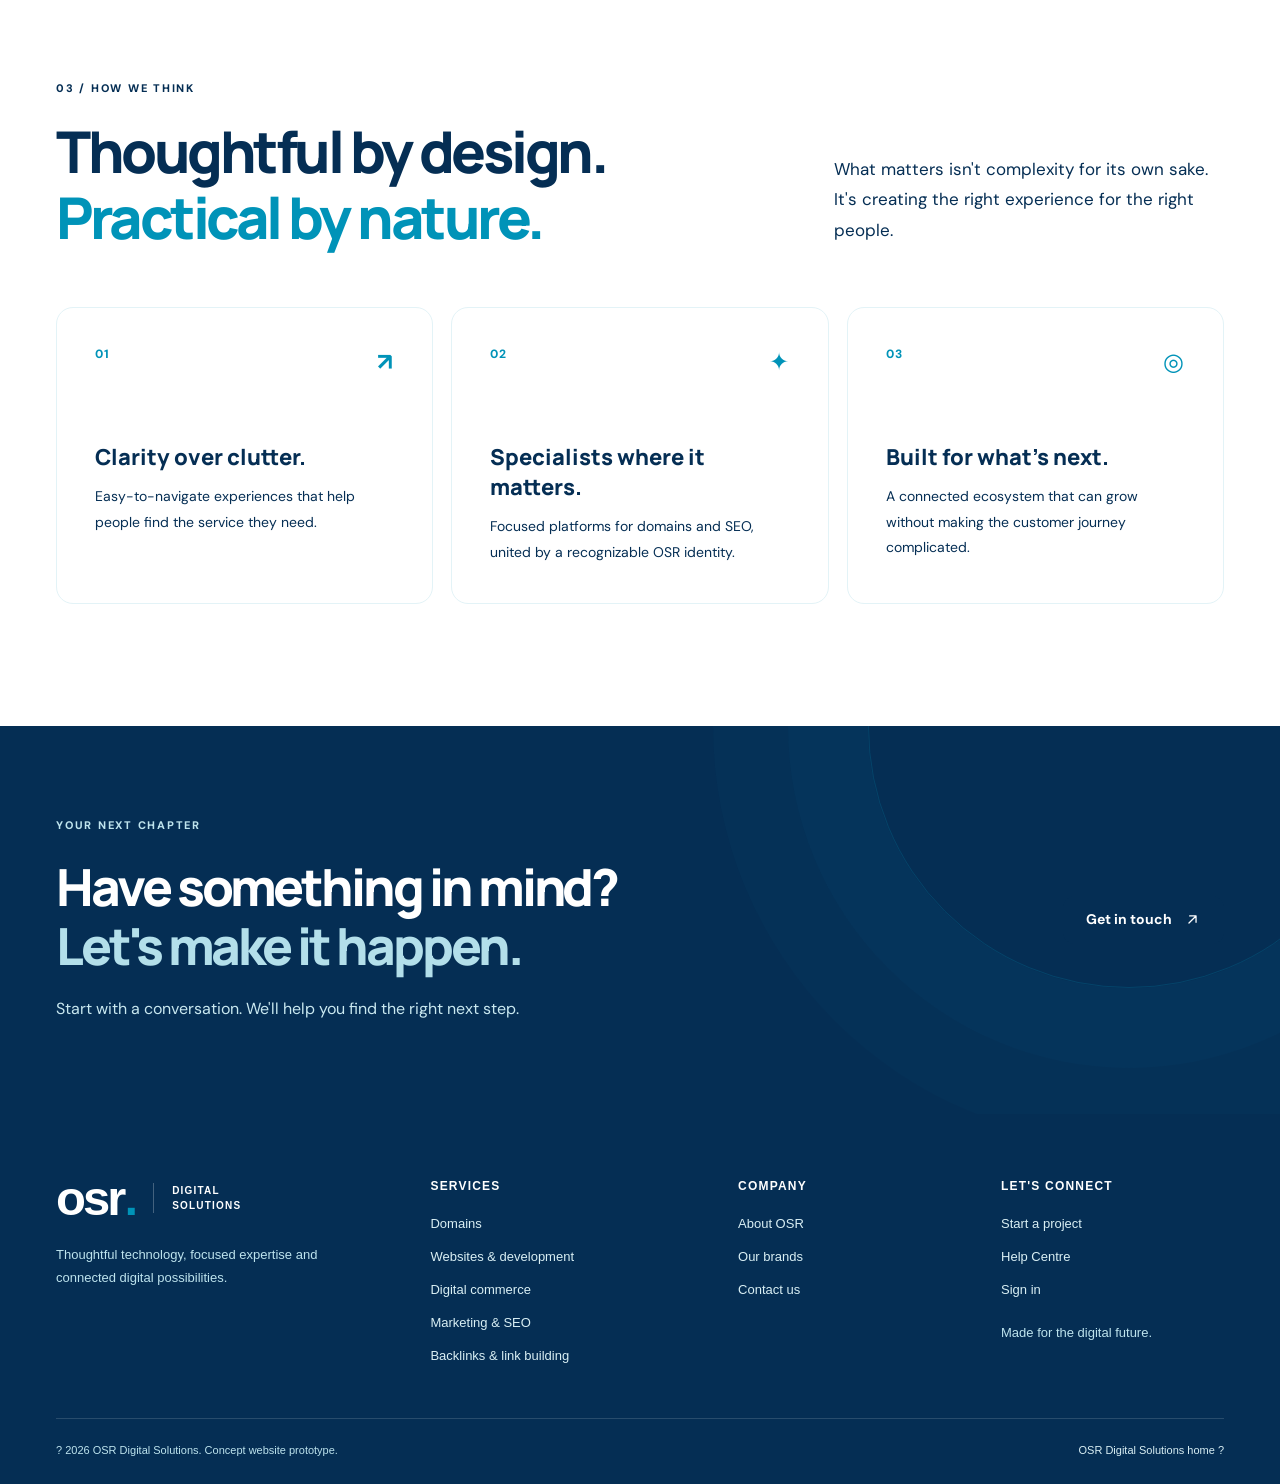
<file: about.html>
<!doctype html>
<html lang="en">
<head><meta name="robots" content="noindex" />
  <meta charset="UTF-8" />
  <meta name="viewport" content="width=device-width, initial-scale=1" />
  <meta name="theme-color" content="#052E54" />
  <link rel="icon" type="image/svg+xml" href="assets/favicon.svg" />
  <link rel="stylesheet" href="styles.css" />
  <link rel="stylesheet" href="pages.css" />
  <meta name="description" content="Learn about OSR Digital Solutions and our connected specialist brands OSR Domains and OSR SEO Solutions." />
  <title>About Us | OSR Digital Solutions</title>
  <link rel="stylesheet" href="products.css" />
<link rel="stylesheet" href="footer.css"><script src="footer.js" defer></script><link rel="stylesheet" href="theme.css"></head>
<body id="top">
  <svg class="svg-sprite" aria-hidden="true" xmlns="http://www.w3.org/2000/svg">
    <symbol id="i-arrow" viewBox="0 0 24 24"><path d="M5 12h14M13 6l6 6-6 6"/></symbol>
    <symbol id="i-arrow-up" viewBox="0 0 24 24"><path d="M7 17 17 7M8 7h9v9"/></symbol>
    <symbol id="i-play" viewBox="0 0 24 24"><path d="m8 5 11 7-11 7V5Z" fill="currentColor" stroke="none"/></symbol>
    <symbol id="i-globe" viewBox="0 0 24 24"><circle cx="12" cy="12" r="9"/><path d="M3 12h18M12 3c-3 3-4 6-4 9s1 6 4 9M12 3c3 3 4 6 4 9s-1 6-4 9"/></symbol>
    <symbol id="i-code" viewBox="0 0 24 24"><rect x="3" y="4" width="18" height="16" rx="3"/><path d="M3 9h18M10 12l-3 3 3 3m4-6 3 3-3 3"/></symbol>
    <symbol id="i-layers" viewBox="0 0 24 24"><path d="m12 3 9 5-9 5-9-5 9-5Zm-9 9 9 5 9-5M3 16l9 5 9-5"/></symbol>
    <symbol id="i-trend" viewBox="0 0 24 24"><path d="m3 17 6-6 4 4 8-9M15 6h6v6"/></symbol>
    <symbol id="i-spark" viewBox="0 0 24 24"><path d="m12 2 2.8 7.2L22 12l-7.2 2.8L12 22l-2.8-7.2L2 12l7.2-2.8L12 2Z"/></symbol>
    <symbol id="i-check" viewBox="0 0 24 24"><path d="m5 12 4.5 4.5L19 7"/></symbol>
    <symbol id="i-user" viewBox="0 0 24 24"><circle cx="12" cy="8" r="4"/><path d="M4.5 20c0-4.1 3.1-6.5 7.5-6.5s7.5 2.4 7.5 6.5"/></symbol>
    <symbol id="i-menu" viewBox="0 0 24 24"><path d="M4 7h16M4 12h16M4 17h16"/></symbol>
    <symbol id="i-close" viewBox="0 0 24 24"><path d="M5 5 19 19M19 5 5 19"/></symbol>
    <symbol id="i-volume-off" viewBox="0 0 24 24"><path d="M11 5 6 9H3v6h3l5 4V5ZM16 9l5 6m0-6-5 6"/></symbol>
    <symbol id="i-volume" viewBox="0 0 24 24"><path d="M11 5 6 9H3v6h3l5 4V5Zm4 4a4 4 0 0 1 0 6m3-9a8 8 0 0 1 0 12"/></symbol>
    <symbol id="i-pause" viewBox="0 0 24 24"><path d="M7 5h3v14H7Zm7 0h3v14h-3Z" fill="currentColor" stroke="none"/></symbol>
    <symbol id="i-chevron" viewBox="0 0 24 24"><path d="m6 9 6 6 6-6"/></symbol>
  </svg>


  <div class="announcement"><div class="container announce-inner"><span class="announce-dot"></span><span>One company. Connected digital possibilities.</span><a href="index.html#ecosystem">Meet the OSR ecosystem <svg class="icon"><use href="#i-arrow"/></svg></a></div></div>
  <header class="site-header product-header"><div class="container nav-shell">
    <a href="index.html" class="brand-logo" aria-label="OSR Digital Solutions home"><span class="brand-mark">osr<span class="mark-dot">.</span></span><span class="brand-rule"></span><span class="brand-words">DIGITAL<br>SOLUTIONS</span></a>
    <nav class="desktop-nav" aria-label="Main navigation"><a class="nav-link" href="domains.html">Domains</a><a class="nav-link" href="websites.html">Websites</a><a class="nav-link" href="commerce.html">Digital Commerce</a><a class="nav-link" href="seo.html">Marketing & SEO</a><div class="nav-dropdown"><button class="nav-link dropdown-trigger" type="button" aria-expanded="false" aria-controls="company-menu">Company <svg class="company-chevron" width="14" height="14" viewBox="0 0 24 24" fill="none" aria-hidden="true" focusable="false"><path d="m6 9 6 6 6-6" stroke="currentColor" stroke-width="2" stroke-linecap="round" stroke-linejoin="round"/></svg></button><div class="dropdown-menu" id="company-menu"><a href="about.html">About OSR</a><a href="index.html#ecosystem">Our brands</a><a href="contact.html">Contact us</a></div></div></nav>
    <div class="nav-actions"><a class="nav-link support-link" href="help.html">Help</a><a class="nav-signin" href="auth.html?site=all">Sign In</a><button class="mobile-toggle" type="button" aria-label="Open menu" aria-controls="mobile-menu" aria-expanded="false"><span aria-hidden="true">☰</span></button></div></div>
    <nav class="mobile-menu" id="mobile-menu" aria-label="Mobile navigation" hidden><a class="nav-link" href="domains.html">Domains</a><a class="nav-link" href="websites.html">Websites</a><a class="nav-link" href="commerce.html">Digital Commerce</a><a class="nav-link" href="seo.html">Marketing & SEO</a><a href="about.html">About OSR</a><a href="contact.html">Contact</a><a href="help.html">Help Centre</a><a href="auth.html?site=all">Sign In</a></nav></header>
  <div class="scroll-progress" aria-hidden="true"><div id="progress-track"></div></div>



  <main id="main-content">
    <section class="page-hero about-hero" aria-labelledby="about-hero-title">
      <div class="page-hero-glow" aria-hidden="true"></div>
      <div class="container page-hero-grid">
        <div class="page-hero-copy">
          <div class="page-eyebrow"><span class="page-eyebrow-line"></span> ABOUT OSR DIGITAL SOLUTIONS</div>
          <h1 id="about-hero-title">Independent expertise.<br><span>One shared vision.</span></h1>
          <p>We believe a great digital presence is built from more than one good idea. It takes the right platform, a clear strategy, and specialists who know their craft.</p>
          <div class="page-actions"><a class="btn btn-cyan btn-lg" href="contact.html">Start a conversation <svg class="icon"><use href="#i-arrow-up"/></svg></a><a href="#our-story" class="page-text-action">Get to know us <svg class="icon"><use href="#i-arrow"/></svg></a></div>
        </div>
        <div class="about-hero-visual" aria-label="OSR digital solutions visual brand composition">
          <div class="about-visual-grid"></div>
          <div class="about-visual-bigtype" aria-hidden="true">osr<span>.</span></div>
          <div class="about-floating-tag top-tag"><span class="tag-orbit"></span> DIGITAL EXPERIENCES</div>
          <div class="about-floating-tag bottom-tag">DOMAINS <span class="tag-sep">/</span> SEO <span class="tag-sep">/</span> WEB</div>
          <div class="about-orbit orbit-a"></div><div class="about-orbit orbit-b"></div>
          <div class="about-visual-caption">ONE COMPANY.<br><strong>MORE POSSIBILITIES.</strong></div>
        </div>
      </div>
      <div class="container about-hero-meta"><span>WHAT CONNECTS US</span><span>STRATEGY <i></i> CREATION <i></i> GROWTH</span></div>
    </section>

    <section class="page-section our-story" id="our-story">
      <div class="container story-grid">
        <div class="story-heading"><span class="page-kicker">01 / OUR PERSPECTIVE</span><h2>Good digital work should make business <em>feel simpler.</em></h2></div>
        <div class="story-body"><p class="story-lead">OSR Digital Solutions is the parent brand connecting digital services with specialist, focused storefronts.</p><p>Different businesses need different tools. A company building its next website has a different goal from someone sourcing an expired domain or investing in search visibility. Rather than making every visitor navigate one enormous catalogue, we keep those experiences focused while bringing them together under OSR.</p><p>Our role is to create a clear starting point, introduce the right solutions, and make it easier to find the expertise that fits your next move.</p><a class="text-link" href="#our-brands">Explore the OSR family <svg class="icon"><use href="#i-arrow-up"/></svg></a></div>
      </div>
      <div class="container values-rule"><span>CLARITY FIRST</span><span>BUILT WITH PURPOSE</span><span>CONNECTED THINKING</span></div>
    </section>

    <section class="page-section brands-story" id="our-brands">
      <div class="container"><div class="page-section-head"><div><span class="page-kicker">02 / OUR COMPANIES</span><h2>Different specialties.<br><span>Better together.</span></h2></div><p>Each OSR brand has a focused purpose and its own home. Find exactly what you're looking for, without losing the bigger picture.</p></div>
        <div class="about-brand-stack">
          <article class="about-brand-panel brand-panel-domains">
            <div class="about-brand-content"><span class="brand-overline"><span class="brand-index">01</span> THE DOMAIN MARKETPLACE</span><h3>OSR <strong>Domains</strong></h3><p>Discover expired domain opportunities with useful metrics and domain research tools, all in a dedicated marketplace.</p><div class="brand-pills"><span>Expired domains</span><span>Domain research</span><span>Marketplace</span></div><a class="btn brand-panel-button" href="https://osrdomains.com/" target="_blank" rel="noopener noreferrer">Explore OSR Domains <svg class="icon"><use href="#i-arrow-up"/></svg></a></div>
            <div class="about-brand-art" aria-hidden="true"><div class="domain-art-browser"><div class="browser-top"><span>● &nbsp;● &nbsp;●</span><span>osrdomains.com</span></div><div class="browser-label">FIND WHAT'S NEXT</div><div class="browser-search">Search domains <span>↗</span></div><div class="browser-chiprow"><i>.com</i><i>.net</i><i>.org</i><i>.io</i></div><div class="browser-list"><span>Domain intelligence</span><b>↗</b></div></div></div>
          </article>
          <article class="about-brand-panel brand-panel-seo"><div class="about-brand-content"><span class="brand-overline"><span class="brand-index">02</span> SEARCH &amp; VISIBILITY</span><h3>OSR <strong>SEO Solutions</strong></h3><p>Access dedicated search-engine optimization solutions in a specialized environment built around visibility and growth.</p><div class="brand-pills"><span>SEO services</span><span>Optimization</span><span>Visibility</span></div><a class="btn brand-panel-button" href="https://osrseosolutions.com/" target="_blank" rel="noopener noreferrer">Explore SEO Solutions <svg class="icon"><use href="#i-arrow-up"/></svg></a></div>
            <div class="about-brand-art" aria-hidden="true"><div class="seo-art-browser"><div class="browser-top"><span>● &nbsp;● &nbsp;●</span><span>seo solutions / overview</span></div><div class="seo-art-heading">Your next level of visibility.</div><div class="seo-bargraph"><i style="--h:32%"></i><i style="--h:45%"></i><i style="--h:52%"></i><i style="--h:63%"></i><i style="--h:76%"></i><i style="--h:92%"></i></div><div class="seo-art-caption">STRATEGY → OPTIMIZE → GROW</div></div></div>
          </article>
        </div>
      </div>
    </section>

    <section class="page-section values-section"><div class="container"><div class="page-section-head"><div><span class="page-kicker">03 / HOW WE THINK</span><h2>Thoughtful by design.<br><span>Practical by nature.</span></h2></div><p>What matters isn't complexity for its own sake. It's creating the right experience for the right people.</p></div>
      <div class="values-grid"><article><div class="value-number">01 <span>↗</span></div><h3>Clarity over clutter.</h3><p>Easy-to-navigate experiences that help people find the service they need.</p></article><article><div class="value-number">02 <span>✦</span></div><h3>Specialists where it matters.</h3><p>Focused platforms for domains and SEO, united by a recognizable OSR identity.</p></article><article><div class="value-number">03 <span>◎</span></div><h3>Built for what's next.</h3><p>A connected ecosystem that can grow without making the customer journey complicated.</p></article></div></div>
    </section>

    <section class="page-bottom-cta"><div class="container page-bottom-inner"><div><span class="page-kicker light">YOUR NEXT CHAPTER</span><h2>Have something in mind?<br><em>Let's make it happen.</em></h2><p>Start with a conversation. We'll help you find the right next step.</p></div><a class="btn btn-cyan btn-lg" href="contact.html">Get in touch <svg class="icon"><use href="#i-arrow-up"/></svg></a></div></section>
  </main>

  <footer class="osr-footer" id="site-footer"></footer>


<script src="pages.js" defer></script>
</body>
</html>
</file>
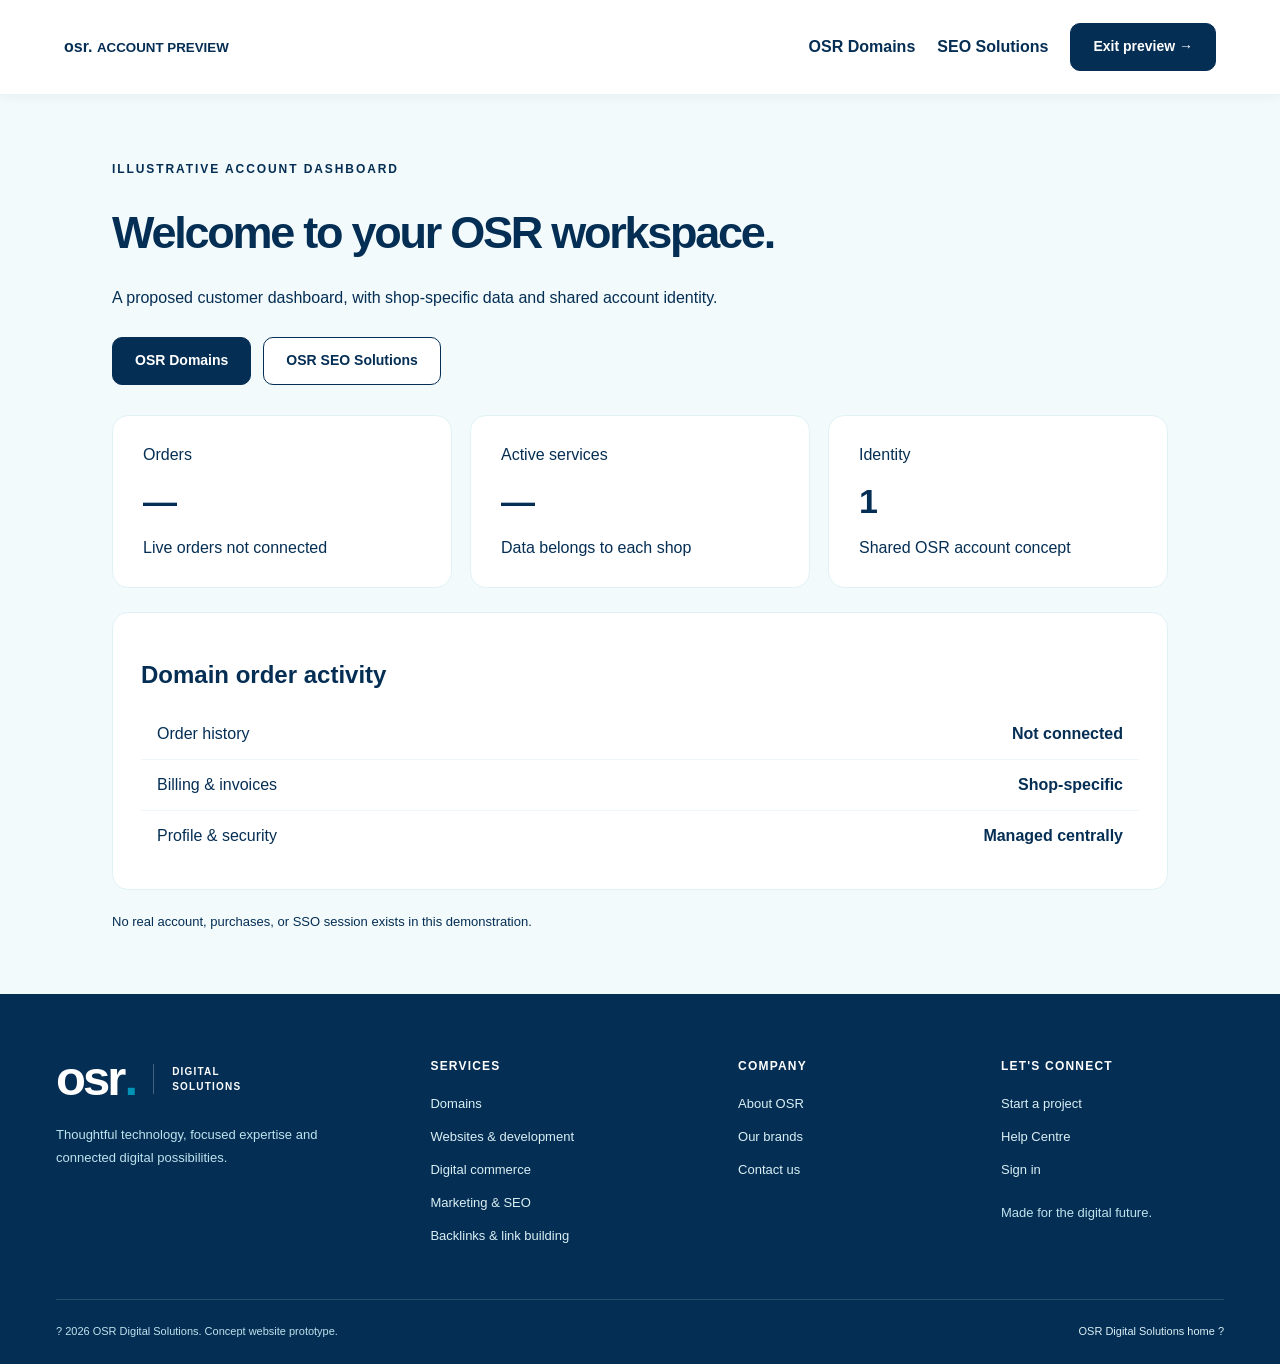
<file: account.html>
<!doctype html><html lang="en"><head><meta name="robots" content="noindex" /><meta charset="UTF-8"><meta name="viewport" content="width=device-width,initial-scale=1"><meta name="theme-color" content="#052E54"><link rel="icon" href="assets/favicon.svg"><link rel="stylesheet" href="styles.css"><style>
.demo-page{background:color-mix(in srgb, #0093B8 5%, #FFFFFF);color:#052E54;min-height:100vh;font-family:Inter,Arial,sans-serif}.demo-nav{display:flex;align-items:center;justify-content:space-between;gap:20px;padding:23px max(5%,calc((100% - 1160px)/2));background:white;box-shadow:0 1px 12px #052E5412}.demo-nav a{color:#052E54;text-decoration:none;font-weight:700}.demo-actions{display:flex;align-items:center;gap:22px;flex-wrap:wrap}.demo-actions .action{background:#052E54;color:white;border-radius:10px;padding:12px 20px}.demo-wrap{max-width:1160px;margin:auto;padding:70px 25px 90px}.demo-hero{border-radius:24px;background:linear-gradient(125deg,#052E54,#052E54);padding:75px 60px;color:white;display:grid;grid-template-columns:1.2fr 1fr;gap:30px;align-items:center;overflow:hidden}.demo-hero h1{font-size:clamp(36px,5vw,62px);line-height:1.07;letter-spacing:-.04em;margin:20px 0}.demo-hero p{color:color-mix(in srgb, #0093B8 18%, #FFFFFF);font-size:18px;line-height:1.7}.eyeb{font-size:12px;letter-spacing:.16em;font-weight:800;color:#0093B8}.demo-visual{background:#FFFFFF17;border:1px solid #FFFFFF38;border-radius:20px;padding:25px;backdrop-filter:blur(14px)}.demo-visual .metric{background:#FFFFFFed;color:#052E54;border-radius:12px;padding:17px;margin:10px 0;font-weight:750;display:flex;justify-content:space-between}.demo-visual .metric span{color:#0093B8}.demo-grid{display:grid;grid-template-columns:repeat(3,1fr);gap:18px;margin-top:26px}.demo-card{padding:30px;border:1px solid color-mix(in srgb, #0093B8 12%, #FFFFFF);border-radius:17px;background:white}.demo-card h3{font-size:21px;margin-bottom:10px}.demo-card p{color:#052E54;line-height:1.65}.demo-card a{display:inline-block;margin-top:20px;color:#052E54;font-weight:800}.demo-note{margin-top:24px;color:#052E54;font-size:13px}.auth-layout{display:grid;grid-template-columns:1fr 1fr;min-height:100vh;background:white}.auth-side{padding:75px max(35px,12%);background:linear-gradient(145deg,#052E54,#052E54);color:white;display:flex;flex-direction:column;justify-content:center}.auth-side h1{font-size:clamp(38px,4.3vw,64px);line-height:1.12;margin:26px 0}.auth-side p{color:color-mix(in srgb, #0093B8 18%, #FFFFFF);line-height:1.8}.auth-side .auth-illustration{margin-top:55px;border:1px solid #FFFFFF40;background:#FFFFFF16;border-radius:22px;padding:32px}.auth-form-side{display:flex;align-items:center;justify-content:center;padding:35px}.auth-panel{width:min(100%,430px)}.auth-panel h2{font-size:34px;letter-spacing:-.04em;margin:22px 0 12px}.auth-panel p{color:#052E54;line-height:1.65}.auth-panel label{display:block;font-weight:700;font-size:13px;margin-top:21px}.auth-panel input{width:100%;padding:15px;margin-top:8px;border:1px solid color-mix(in srgb, #0093B8 18%, #FFFFFF);border-radius:9px;font:inherit}.auth-panel button{width:100%;margin-top:25px;padding:17px;border:0;background:#052E54;color:white;border-radius:10px;font:inherit;font-weight:800;cursor:pointer}.auth-panel .secondary{background:color-mix(in srgb, #0093B8 6%, #FFFFFF);color:#052E54;margin-top:12px}.auth-status{margin-top:20px;background:color-mix(in srgb, #0093B8 6%, #FFFFFF);border-radius:10px;padding:15px;color:#052E54;font-size:13px}.demo-account{max-width:1100px;margin:65px auto;padding:0 22px}.demo-account h1{font-size:45px;letter-spacing:-.05em}.demo-tabs{display:flex;gap:12px;flex-wrap:wrap;margin:30px 0}.demo-tabs a{padding:13px 20px;background:color-mix(in srgb, #0093B8 8%, #FFFFFF);color:#052E54;border-radius:9px;font-weight:800;text-decoration:none}.demo-tabs a.active{background:#052E54;color:white}.account-cards{display:grid;grid-template-columns:repeat(3,1fr);gap:18px}.account-cards article{background:white;border:1px solid color-mix(in srgb, #0093B8 12%, #FFFFFF);padding:30px;border-radius:16px}.account-cards article strong{display:block;font-size:34px;margin:18px 0}.account-cards article span{color:#052E54}.account-table{background:white;border:1px solid color-mix(in srgb, #0093B8 12%, #FFFFFF);border-radius:16px;padding:28px;margin-top:24px}.account-table div{padding:16px;border-bottom:1px solid color-mix(in srgb, #0093B8 7%, #FFFFFF);display:flex;justify-content:space-between;gap:20px}.account-table div:last-child{border-bottom:0}@media(max-width:760px){.demo-hero,.auth-layout{grid-template-columns:1fr}.demo-hero{padding:38px 24px}.demo-grid,.account-cards{grid-template-columns:1fr}.demo-nav{padding:20px}.demo-actions{gap:12px}.auth-side{padding:48px 30px}.demo-wrap{padding:35px 18px}}
</style><title>OSR Account — Dashboard concept</title><link rel="stylesheet" href="footer.css"><script src="footer.js" defer></script><link rel="stylesheet" href="theme.css"></head><body class="demo-page"><header class="demo-nav"><a href="index.html">osr. <small>ACCOUNT PREVIEW</small></a><nav class="demo-actions"><a href="domains.html">OSR Domains</a><a href="seo.html">SEO Solutions</a><a class="action" href="index.html">Exit preview →</a></nav></header><main class="demo-account"><span class="eyeb" style="color:#052E54">ILLUSTRATIVE ACCOUNT DASHBOARD</span><h1>Welcome to your OSR workspace.</h1><p style="color:#052E54">A proposed customer dashboard, with shop-specific data and shared account identity.</p><nav class="demo-tabs"><a href="account.html?site=domains" id="tab-domains">OSR Domains</a><a href="account.html?site=seo" id="tab-seo">OSR SEO Solutions</a></nav><div class="account-cards"><article><span>Orders</span><strong>—</strong><span>Live orders not connected</span></article><article><span>Active services</span><strong>—</strong><span>Data belongs to each shop</span></article><article><span>Identity</span><strong>1</strong><span>Shared OSR account concept</span></article></div><section class="account-table"><h2 id="dashboard-title">Shop activity</h2><div><span>Order history</span><strong>Not connected</strong></div><div><span>Billing & invoices</span><strong>Shop-specific</strong></div><div><span>Profile & security</span><strong>Managed centrally</strong></div></section><p class="demo-note">No real account, purchases, or SSO session exists in this demonstration.</p></main><footer class="osr-footer" id="site-footer"></footer><script>let site=new URLSearchParams(location.search).get('site')==='seo'?'seo':'domains';document.getElementById('tab-'+site).classList.add('active');document.getElementById('dashboard-title').textContent=site==='seo'?'SEO service activity':'Domain order activity';</script></body></html>
</file>
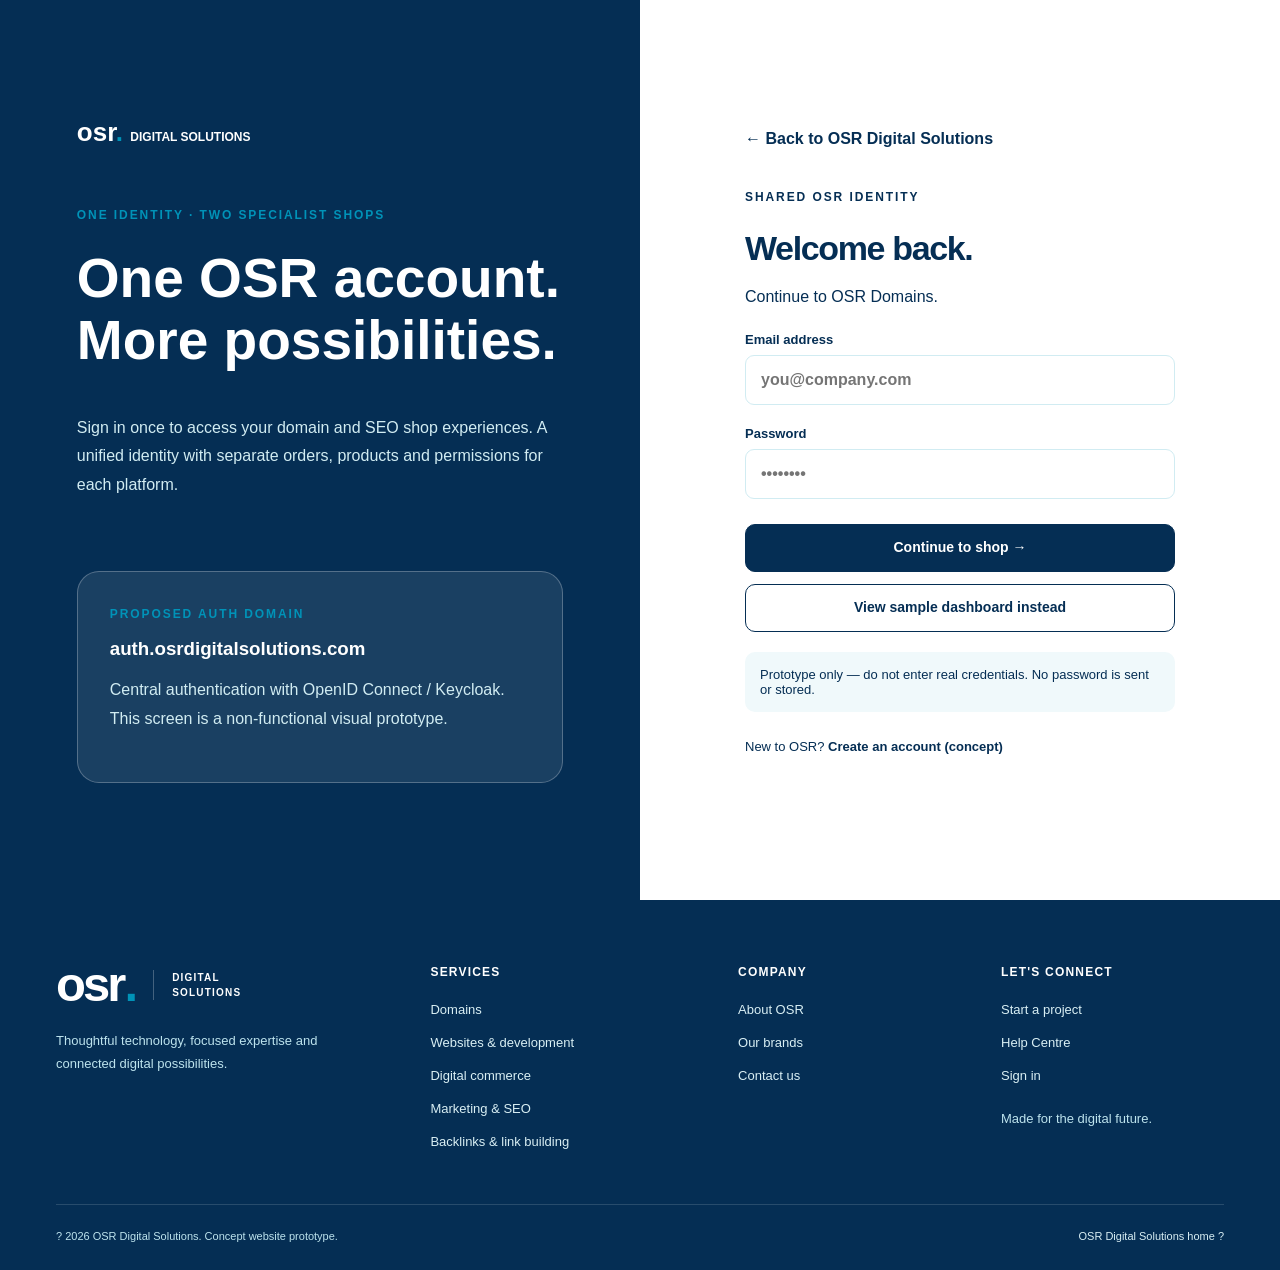
<file: auth.html>
<!doctype html><html lang="en"><head><meta name="robots" content="noindex" /><meta charset="UTF-8"><meta name="viewport" content="width=device-width,initial-scale=1"><meta name="theme-color" content="#052E54"><link rel="icon" href="assets/favicon.svg"><link rel="stylesheet" href="styles.css"><style>
.demo-page{background:color-mix(in srgb, #0093B8 5%, #FFFFFF);color:#052E54;min-height:100vh;font-family:Inter,Arial,sans-serif}.demo-nav{display:flex;align-items:center;justify-content:space-between;gap:20px;padding:23px max(5%,calc((100% - 1160px)/2));background:white;box-shadow:0 1px 12px #052E5412}.demo-nav a{color:#052E54;text-decoration:none;font-weight:700}.demo-actions{display:flex;align-items:center;gap:22px;flex-wrap:wrap}.demo-actions .action{background:#052E54;color:white;border-radius:10px;padding:12px 20px}.demo-wrap{max-width:1160px;margin:auto;padding:70px 25px 90px}.demo-hero{border-radius:24px;background:linear-gradient(125deg,#052E54,#052E54);padding:75px 60px;color:white;display:grid;grid-template-columns:1.2fr 1fr;gap:30px;align-items:center;overflow:hidden}.demo-hero h1{font-size:clamp(36px,5vw,62px);line-height:1.07;letter-spacing:-.04em;margin:20px 0}.demo-hero p{color:color-mix(in srgb, #0093B8 18%, #FFFFFF);font-size:18px;line-height:1.7}.eyeb{font-size:12px;letter-spacing:.16em;font-weight:800;color:#0093B8}.demo-visual{background:#FFFFFF17;border:1px solid #FFFFFF38;border-radius:20px;padding:25px;backdrop-filter:blur(14px)}.demo-visual .metric{background:#FFFFFFed;color:#052E54;border-radius:12px;padding:17px;margin:10px 0;font-weight:750;display:flex;justify-content:space-between}.demo-visual .metric span{color:#0093B8}.demo-grid{display:grid;grid-template-columns:repeat(3,1fr);gap:18px;margin-top:26px}.demo-card{padding:30px;border:1px solid color-mix(in srgb, #0093B8 12%, #FFFFFF);border-radius:17px;background:white}.demo-card h3{font-size:21px;margin-bottom:10px}.demo-card p{color:#052E54;line-height:1.65}.demo-card a{display:inline-block;margin-top:20px;color:#052E54;font-weight:800}.demo-note{margin-top:24px;color:#052E54;font-size:13px}.auth-layout{display:grid;grid-template-columns:1fr 1fr;min-height:100vh;background:white}.auth-side{padding:75px max(35px,12%);background:linear-gradient(145deg,#052E54,#052E54);color:white;display:flex;flex-direction:column;justify-content:center}.auth-side h1{font-size:clamp(38px,4.3vw,64px);line-height:1.12;margin:26px 0}.auth-side p{color:color-mix(in srgb, #0093B8 18%, #FFFFFF);line-height:1.8}.auth-side .auth-illustration{margin-top:55px;border:1px solid #FFFFFF40;background:#FFFFFF16;border-radius:22px;padding:32px}.auth-form-side{display:flex;align-items:center;justify-content:center;padding:35px}.auth-panel{width:min(100%,430px)}.auth-panel h2{font-size:34px;letter-spacing:-.04em;margin:22px 0 12px}.auth-panel p{color:#052E54;line-height:1.65}.auth-panel label{display:block;font-weight:700;font-size:13px;margin-top:21px}.auth-panel input{width:100%;padding:15px;margin-top:8px;border:1px solid color-mix(in srgb, #0093B8 18%, #FFFFFF);border-radius:9px;font:inherit}.auth-panel button{width:100%;margin-top:25px;padding:17px;border:0;background:#052E54;color:white;border-radius:10px;font:inherit;font-weight:800;cursor:pointer}.auth-panel .secondary{background:color-mix(in srgb, #0093B8 6%, #FFFFFF);color:#052E54;margin-top:12px}.auth-status{margin-top:20px;background:color-mix(in srgb, #0093B8 6%, #FFFFFF);border-radius:10px;padding:15px;color:#052E54;font-size:13px}.demo-account{max-width:1100px;margin:65px auto;padding:0 22px}.demo-account h1{font-size:45px;letter-spacing:-.05em}.demo-tabs{display:flex;gap:12px;flex-wrap:wrap;margin:30px 0}.demo-tabs a{padding:13px 20px;background:color-mix(in srgb, #0093B8 8%, #FFFFFF);color:#052E54;border-radius:9px;font-weight:800;text-decoration:none}.demo-tabs a.active{background:#052E54;color:white}.account-cards{display:grid;grid-template-columns:repeat(3,1fr);gap:18px}.account-cards article{background:white;border:1px solid color-mix(in srgb, #0093B8 12%, #FFFFFF);padding:30px;border-radius:16px}.account-cards article strong{display:block;font-size:34px;margin:18px 0}.account-cards article span{color:#052E54}.account-table{background:white;border:1px solid color-mix(in srgb, #0093B8 12%, #FFFFFF);border-radius:16px;padding:28px;margin-top:24px}.account-table div{padding:16px;border-bottom:1px solid color-mix(in srgb, #0093B8 7%, #FFFFFF);display:flex;justify-content:space-between;gap:20px}.account-table div:last-child{border-bottom:0}@media(max-width:760px){.demo-hero,.auth-layout{grid-template-columns:1fr}.demo-hero{padding:38px 24px}.demo-grid,.account-cards{grid-template-columns:1fr}.demo-nav{padding:20px}.demo-actions{gap:12px}.auth-side{padding:48px 30px}.demo-wrap{padding:35px 18px}}

/* Mobile sign-in keeps the form in view without the promotional panel. */
.auth-layout{grid-template-columns:repeat(2,minmax(0,1fr))}
.auth-form-side,.auth-panel{min-width:0}
.auth-panel input{box-sizing:border-box;min-width:0;font-size:16px}
@media(max-width:760px){
 .auth-layout{grid-template-columns:minmax(0,1fr);min-height:100svh}
 .auth-side{display:none}
 .auth-form-side{padding:32px 20px;align-items:center}
 .auth-panel{width:100%;max-width:430px;overflow-wrap:anywhere}
 .auth-panel button{min-height:48px}
}
@media(max-width:760px) and (max-height:600px){.auth-form-side{align-items:flex-start;padding-top:24px;padding-bottom:24px}}
</style><title>OSR Identity — Shared sign-in concept</title><link rel="stylesheet" href="footer.css"><script src="footer.js" defer></script><link rel="stylesheet" href="theme.css"></head><body class="demo-page"><main class="auth-layout"><section class="auth-side"><a href="index.html" style="color:white;font-weight:800;text-decoration:none;font-size:26px">osr<span style="color:#0093B8">.</span> <small style="font-size:12px">DIGITAL SOLUTIONS</small></a><span class="eyeb" style="margin-top:60px">ONE IDENTITY · TWO SPECIALIST SHOPS</span><h1>One OSR account.<br>More possibilities.</h1><p>Sign in once to access your domain and SEO shop experiences. A unified identity with separate orders, products and permissions for each platform.</p><div class="auth-illustration"><span class="eyeb">PROPOSED AUTH DOMAIN</span><h3 style="color:white;margin:16px 0">auth.osrdigitalsolutions.com</h3><p>Central authentication with OpenID Connect / Keycloak. This screen is a non-functional visual prototype.</p></div></section><section class="auth-form-side"><div class="auth-panel"><a href="index.html" style="color:#052E54;font-weight:800;text-decoration:none">← Back to OSR Digital Solutions</a><p class="eyeb" style="margin-top:40px">SHARED OSR IDENTITY</p><h2>Welcome back.</h2><p id="site-copy">Sign in to continue to your OSR shop.</p><form id="demo-login"><label>Email address<input type="email" autocomplete="off" placeholder="you@company.com" required></label><label>Password<input type="password" autocomplete="off" placeholder="••••••••" required></label><button type="submit">Continue to shop →</button><button class="secondary" type="button" id="demo-guest">View sample dashboard instead</button></form><div class="auth-status">Prototype only — do not enter real credentials. No password is sent or stored.</div><p style="font-size:13px;margin-top:24px">New to OSR? <a href="#" id="demo-register" style="color:#052E54;font-weight:800">Create an account (concept)</a></p></div></section></main><footer class="osr-footer" id="site-footer"></footer><script>const requestedSite=new URLSearchParams(location.search).get('site');const site=requestedSite==='seo'?'seo':requestedSite==='all'?'all':'domains';document.getElementById('site-copy').textContent=site==='all'?'Sign in to access your OSR services.':'Continue to '+(site==='seo'?'OSR SEO Solutions':'OSR Domains')+'.';document.getElementById('demo-login').addEventListener('submit',e=>{e.preventDefault();alert('This is a visual concept only. No credentials are processed. Use View sample dashboard.');});document.getElementById('demo-guest').onclick=()=>location.href='account.html?site='+(site==='all'?'domains':site);document.getElementById('demo-register').onclick=e=>{e.preventDefault();alert('Registration is a design placeholder. No account is created.')};</script></body></html>
</file>
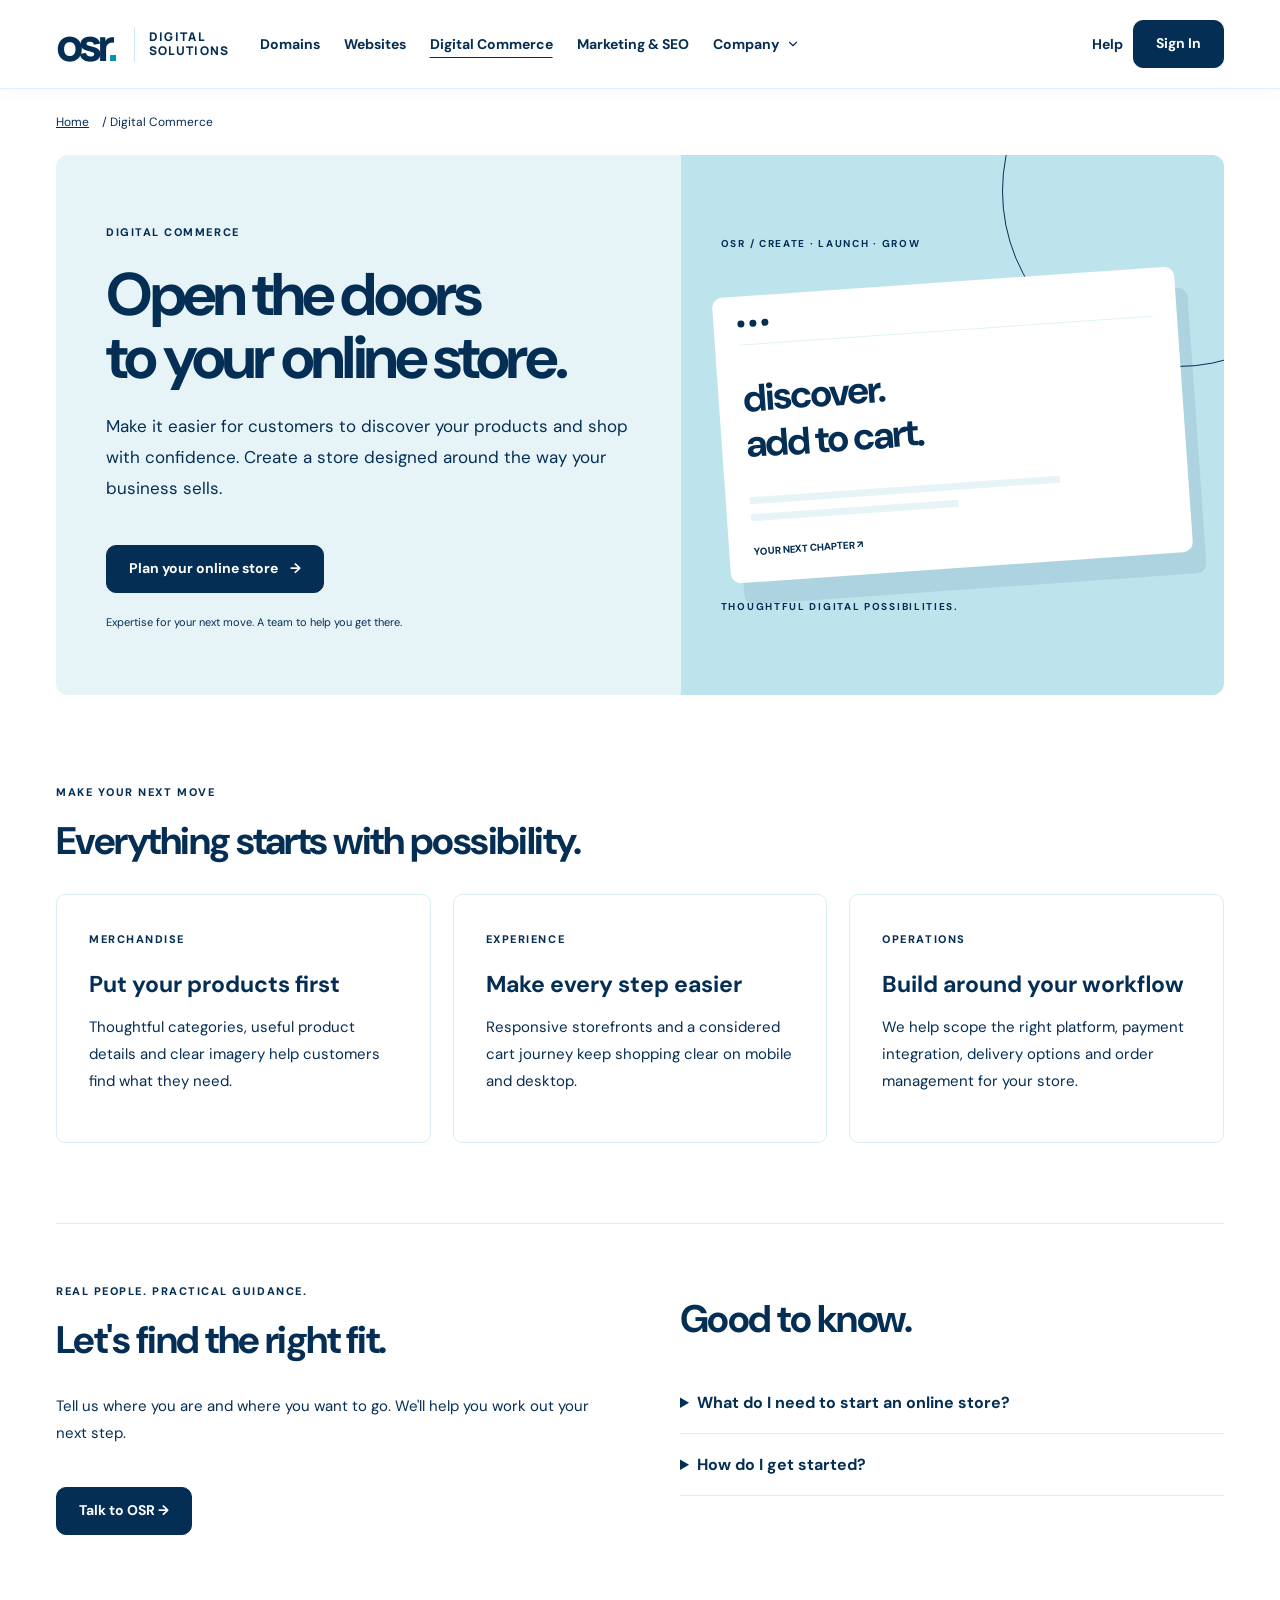
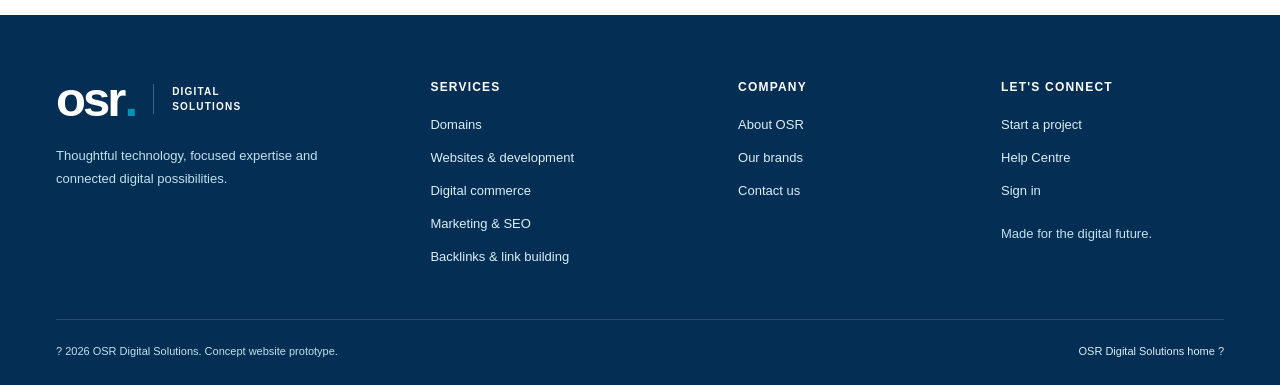
<file: commerce.html>
<!doctype html><html lang="en"><head><meta name="robots" content="noindex" /><meta charset="UTF-8"><meta name="viewport" content="width=device-width,initial-scale=1"><meta name="description" content="Make it easier for customers to discover your products and shop with confidence. Create a store designed around the way your business sells."><title>Digital Commerce | OSR Digital Solutions</title><link rel="icon" href="assets/favicon.svg"><link rel="stylesheet" href="styles.css"><link rel="stylesheet" href="products.css"><link rel="stylesheet" href="footer.css"><script src="footer.js" defer></script><link rel="stylesheet" href="theme.css"></head><body id="top">
    <header class="site-header product-header"><div class="container nav-shell">
    <a href="index.html" class="brand-logo" aria-label="OSR Digital Solutions home"><span class="brand-mark">osr<span class="mark-dot">.</span></span><span class="brand-rule"></span><span class="brand-words">DIGITAL<br>SOLUTIONS</span></a>
    <nav class="desktop-nav" aria-label="Main navigation"><a class="nav-link" href="domains.html">Domains</a><a class="nav-link" href="websites.html">Websites</a><a class="nav-link" href="commerce.html" aria-current="page">Digital Commerce</a><a class="nav-link" href="seo.html">Marketing & SEO</a><div class="nav-dropdown"><button class="nav-link dropdown-trigger" type="button" aria-expanded="false" aria-controls="company-menu">Company <svg class="company-chevron" width="14" height="14" viewBox="0 0 24 24" fill="none" aria-hidden="true" focusable="false"><path d="m6 9 6 6 6-6" stroke="currentColor" stroke-width="2" stroke-linecap="round" stroke-linejoin="round"/></svg></button><div class="dropdown-menu" id="company-menu"><a href="about.html">About OSR</a><a href="index.html#ecosystem">Our brands</a><a href="contact.html">Contact us</a></div></div></nav>
    <div class="nav-actions"><a class="nav-link support-link" href="help.html">Help</a><a class="nav-signin" href="auth.html?site=all">Sign In</a><button class="mobile-toggle" type="button" aria-label="Open menu" aria-controls="mobile-menu" aria-expanded="false"><span aria-hidden="true">☰</span></button></div></div>
    <nav class="mobile-menu" id="mobile-menu" aria-label="Mobile navigation" hidden><a class="nav-link" href="domains.html">Domains</a><a class="nav-link" href="websites.html">Websites</a><a class="nav-link" href="commerce.html" aria-current="page">Digital Commerce</a><a class="nav-link" href="seo.html">Marketing & SEO</a><a href="about.html">About OSR</a><a href="contact.html">Contact</a><a href="help.html">Help Centre</a><a href="auth.html?site=all">Sign In</a></nav></header><main><div class="product-breadcrumb container"><a href="index.html">Home</a> / Digital Commerce</div>
    <section class="product-hero container"><div><span class="product-kicker">DIGITAL COMMERCE</span><h1>Open the doors<br>to your online store.</h1><p>Make it easier for customers to discover your products and shop with confidence. Create a store designed around the way your business sells.</p><a class="product-button" href="contact.html">Plan your online store <span aria-hidden="true">→</span></a><small>Expertise for your next move. A team to help you get there.</small></div><div class="product-art"><span class="product-art-label">OSR / CREATE · LAUNCH · GROW</span><div class="product-window"><div class="product-window-bar"><i></i><i></i><i></i></div><strong>discover.<span>add to cart.</span></strong><div class="product-lines"><i></i><i></i></div><span class="product-art-chip">YOUR NEXT CHAPTER ↗</span></div><span class="product-art-bottom">THOUGHTFUL DIGITAL POSSIBILITIES.</span></div></section>
    <section class="product-features container"><span class="product-kicker">MAKE YOUR NEXT MOVE</span><h2>Everything starts with possibility.</h2><div class="product-grid"><article><span class="product-kicker">MERCHANDISE</span><h3>Put your products first</h3><p>Thoughtful categories, useful product details and clear imagery help customers find what they need.</p></article><article><span class="product-kicker">EXPERIENCE</span><h3>Make every step easier</h3><p>Responsive storefronts and a considered cart journey keep shopping clear on mobile and desktop.</p></article><article><span class="product-kicker">OPERATIONS</span><h3>Build around your workflow</h3><p>We help scope the right platform, payment integration, delivery options and order management for your store.</p></article></div></section>
    <section class="product-help container"><div><span class="product-kicker">REAL PEOPLE. PRACTICAL GUIDANCE.</span><h2>Let's find the right fit.</h2><p>Tell us where you are and where you want to go. We'll help you work out your next step.</p><a class="product-button" href="contact.html">Talk to OSR →</a></div><div class="product-faq"><h2>Good to know.</h2><details><summary>What do I need to start an online store?</summary><p>Bring your product range, business goals and delivery requirements. We will help define the platform and integrations, with a tailored project scope before development.</p></details><details><summary>How do I get started?</summary><p>Contact OSR with your goals, or visit the specialist website through the link above. Our team can help you choose the right next step.</p></details></div></section></main>
    <footer class="osr-footer" id="site-footer"></footer><script src="pages.js" defer></script></body></html>
</file>
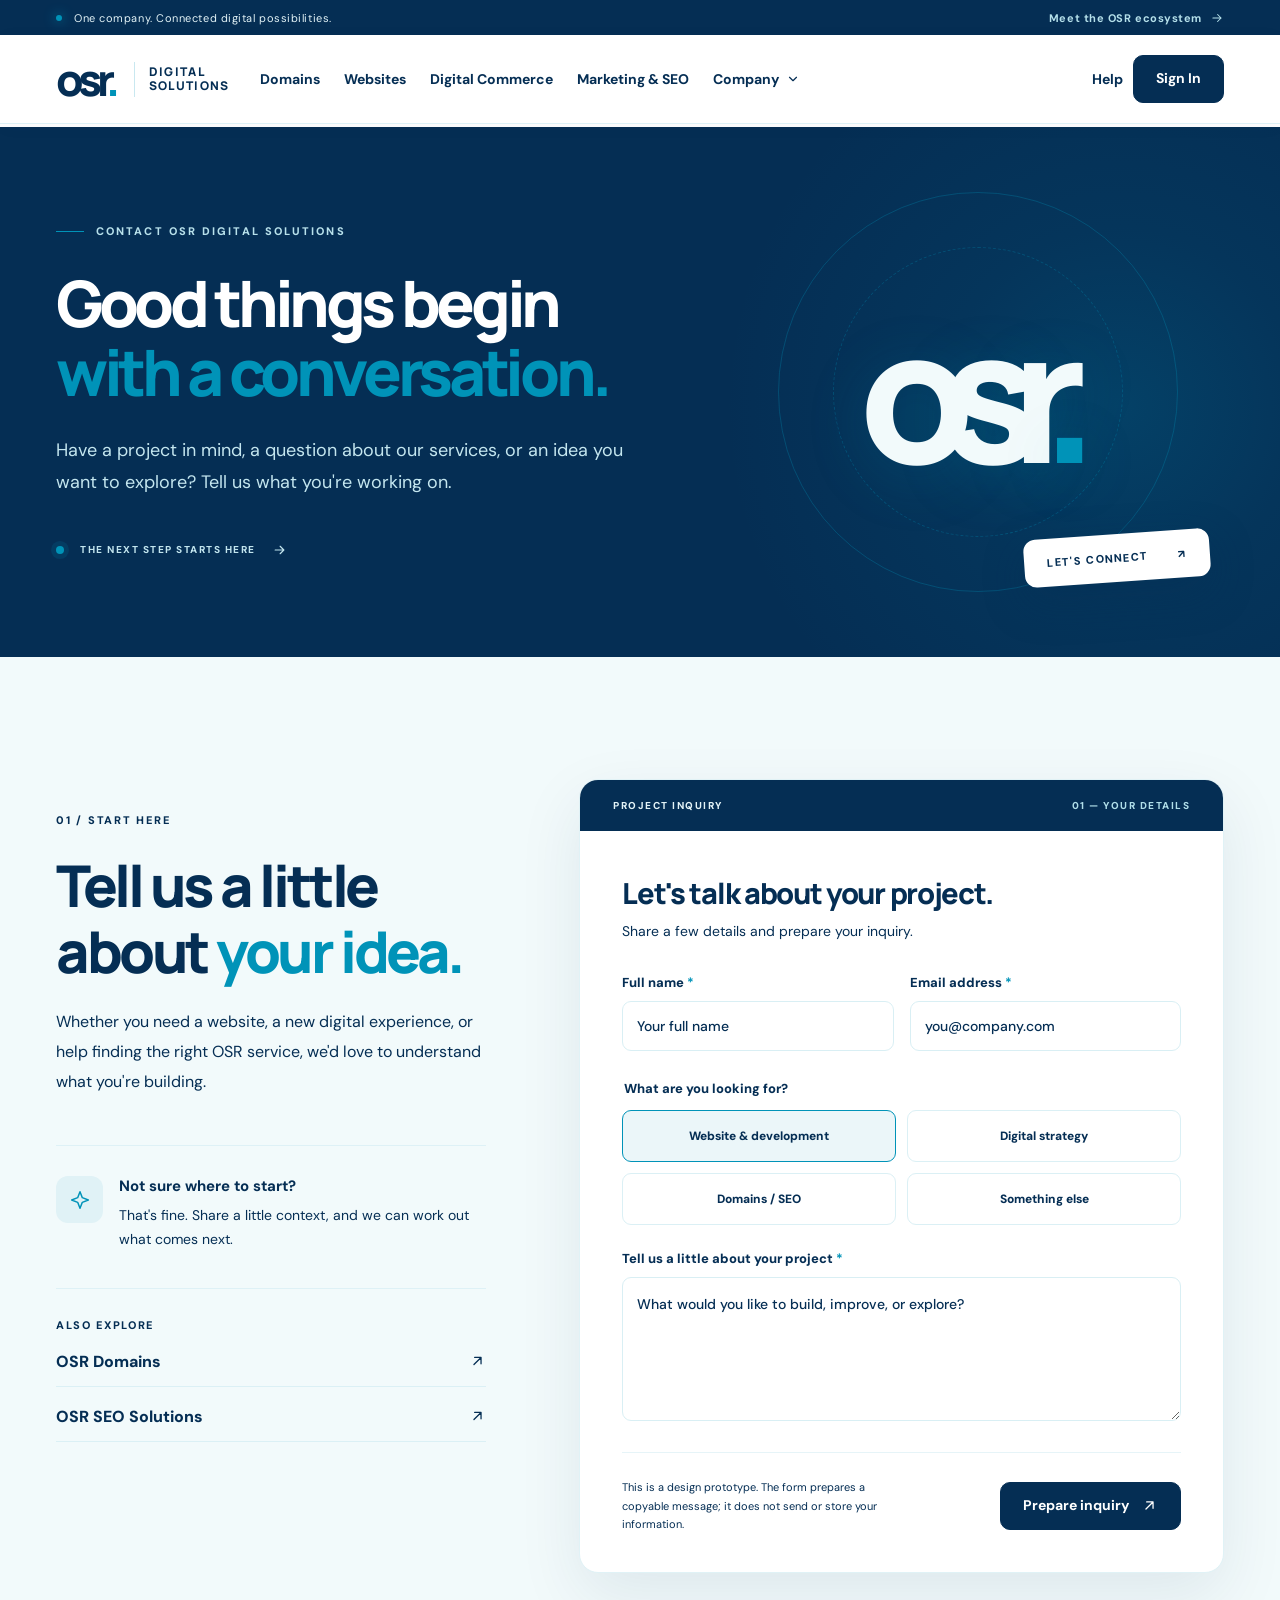
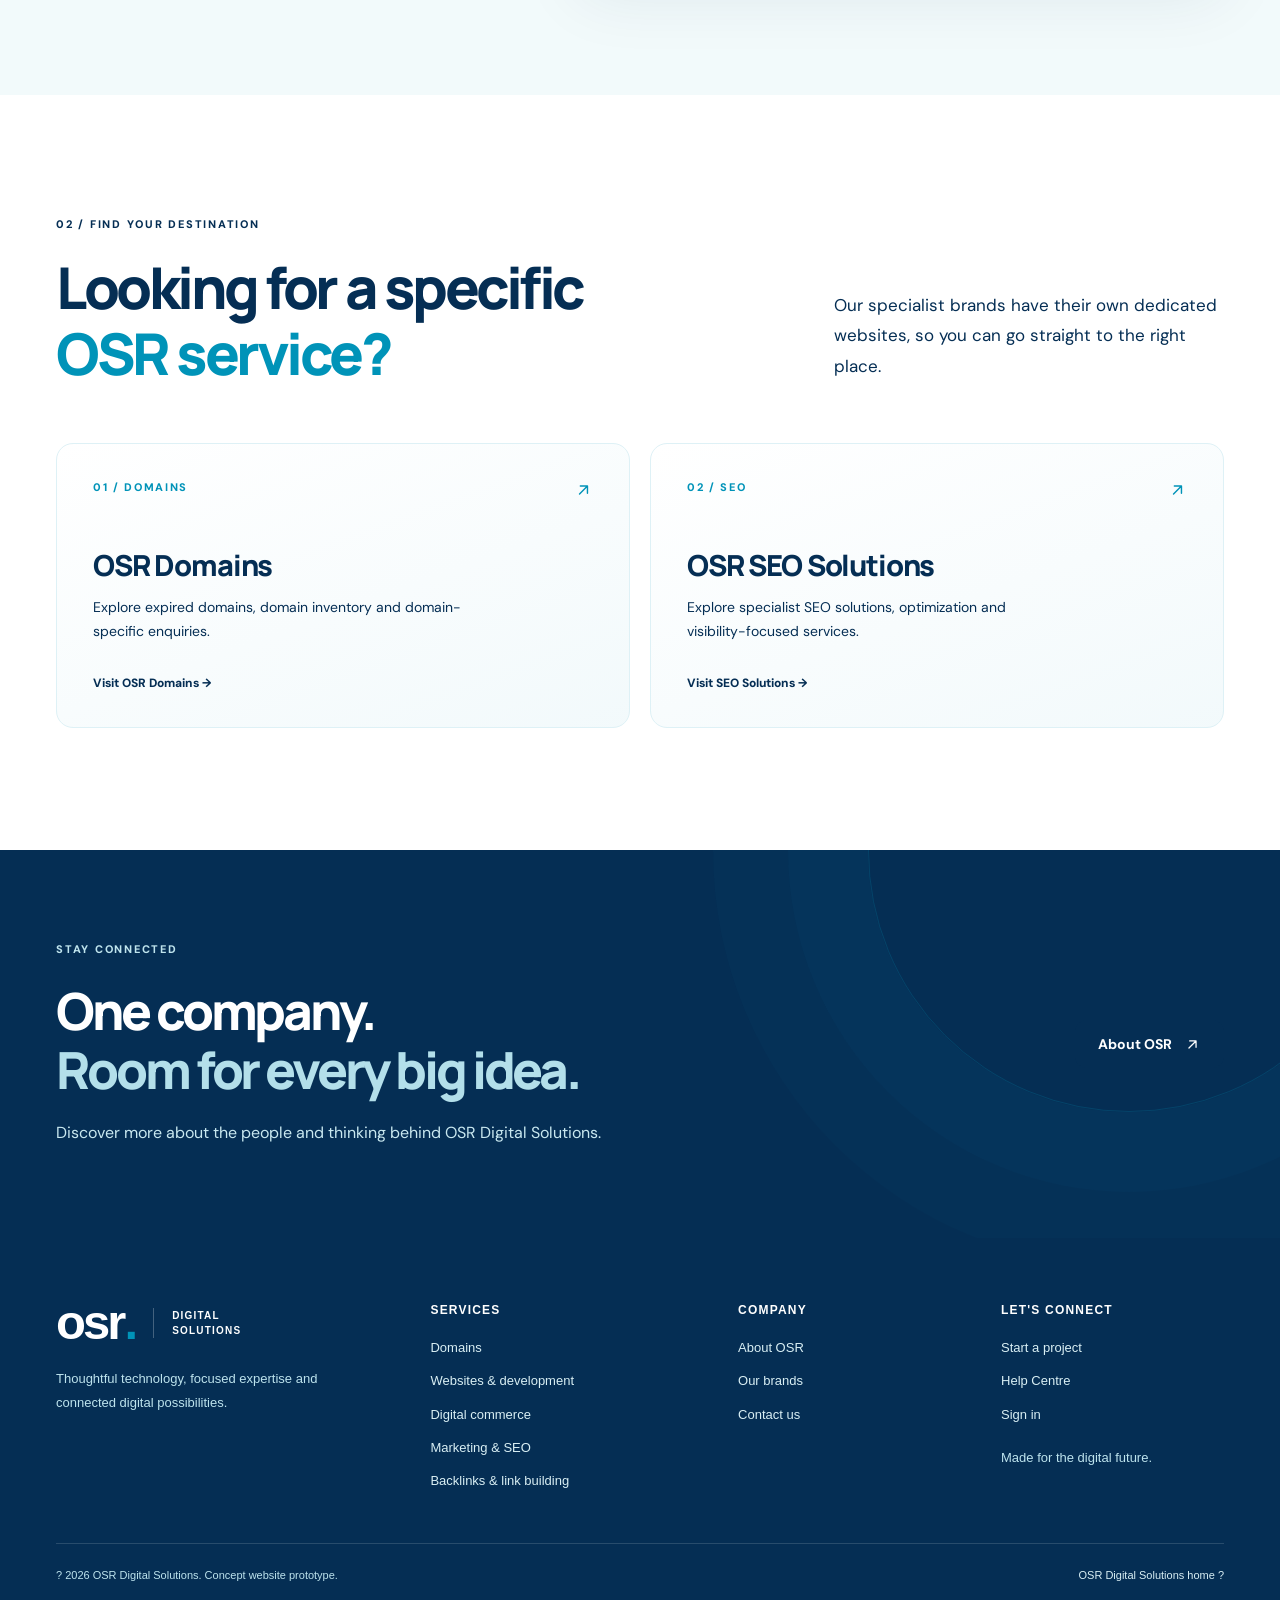
<file: contact.html>
<!doctype html>
<html lang="en">
<head><meta name="robots" content="noindex" />
  <meta charset="UTF-8" />
  <meta name="viewport" content="width=device-width, initial-scale=1" />
  <meta name="theme-color" content="#052E54" />
  <link rel="icon" type="image/svg+xml" href="assets/favicon.svg" />
  <link rel="stylesheet" href="styles.css" />
  <link rel="stylesheet" href="pages.css" />
  <meta name="description" content="Explore how to contact OSR Digital Solutions for websites, digital strategy and specialist domain or SEO services." />
  <title>Contact Us | OSR Digital Solutions</title>
  <link rel="stylesheet" href="products.css" />
<link rel="stylesheet" href="footer.css"><script src="footer.js" defer></script><link rel="stylesheet" href="theme.css"></head>
<body id="top">
  <svg class="svg-sprite" aria-hidden="true" xmlns="http://www.w3.org/2000/svg">
    <symbol id="i-arrow" viewBox="0 0 24 24"><path d="M5 12h14M13 6l6 6-6 6"/></symbol>
    <symbol id="i-arrow-up" viewBox="0 0 24 24"><path d="M7 17 17 7M8 7h9v9"/></symbol>
    <symbol id="i-play" viewBox="0 0 24 24"><path d="m8 5 11 7-11 7V5Z" fill="currentColor" stroke="none"/></symbol>
    <symbol id="i-globe" viewBox="0 0 24 24"><circle cx="12" cy="12" r="9"/><path d="M3 12h18M12 3c-3 3-4 6-4 9s1 6 4 9M12 3c3 3 4 6 4 9s-1 6-4 9"/></symbol>
    <symbol id="i-code" viewBox="0 0 24 24"><rect x="3" y="4" width="18" height="16" rx="3"/><path d="M3 9h18M10 12l-3 3 3 3m4-6 3 3-3 3"/></symbol>
    <symbol id="i-layers" viewBox="0 0 24 24"><path d="m12 3 9 5-9 5-9-5 9-5Zm-9 9 9 5 9-5M3 16l9 5 9-5"/></symbol>
    <symbol id="i-trend" viewBox="0 0 24 24"><path d="m3 17 6-6 4 4 8-9M15 6h6v6"/></symbol>
    <symbol id="i-spark" viewBox="0 0 24 24"><path d="m12 2 2.8 7.2L22 12l-7.2 2.8L12 22l-2.8-7.2L2 12l7.2-2.8L12 2Z"/></symbol>
    <symbol id="i-check" viewBox="0 0 24 24"><path d="m5 12 4.5 4.5L19 7"/></symbol>
    <symbol id="i-user" viewBox="0 0 24 24"><circle cx="12" cy="8" r="4"/><path d="M4.5 20c0-4.1 3.1-6.5 7.5-6.5s7.5 2.4 7.5 6.5"/></symbol>
    <symbol id="i-menu" viewBox="0 0 24 24"><path d="M4 7h16M4 12h16M4 17h16"/></symbol>
    <symbol id="i-close" viewBox="0 0 24 24"><path d="M5 5 19 19M19 5 5 19"/></symbol>
    <symbol id="i-volume-off" viewBox="0 0 24 24"><path d="M11 5 6 9H3v6h3l5 4V5ZM16 9l5 6m0-6-5 6"/></symbol>
    <symbol id="i-volume" viewBox="0 0 24 24"><path d="M11 5 6 9H3v6h3l5 4V5Zm4 4a4 4 0 0 1 0 6m3-9a8 8 0 0 1 0 12"/></symbol>
    <symbol id="i-pause" viewBox="0 0 24 24"><path d="M7 5h3v14H7Zm7 0h3v14h-3Z" fill="currentColor" stroke="none"/></symbol>
    <symbol id="i-chevron" viewBox="0 0 24 24"><path d="m6 9 6 6 6-6"/></symbol>
  </svg>


  <div class="announcement"><div class="container announce-inner"><span class="announce-dot"></span><span>One company. Connected digital possibilities.</span><a href="index.html#ecosystem">Meet the OSR ecosystem <svg class="icon"><use href="#i-arrow"/></svg></a></div></div>
  <header class="site-header product-header"><div class="container nav-shell">
    <a href="index.html" class="brand-logo" aria-label="OSR Digital Solutions home"><span class="brand-mark">osr<span class="mark-dot">.</span></span><span class="brand-rule"></span><span class="brand-words">DIGITAL<br>SOLUTIONS</span></a>
    <nav class="desktop-nav" aria-label="Main navigation"><a class="nav-link" href="domains.html">Domains</a><a class="nav-link" href="websites.html">Websites</a><a class="nav-link" href="commerce.html">Digital Commerce</a><a class="nav-link" href="seo.html">Marketing & SEO</a><div class="nav-dropdown"><button class="nav-link dropdown-trigger" type="button" aria-expanded="false" aria-controls="company-menu">Company <svg class="company-chevron" width="14" height="14" viewBox="0 0 24 24" fill="none" aria-hidden="true" focusable="false"><path d="m6 9 6 6 6-6" stroke="currentColor" stroke-width="2" stroke-linecap="round" stroke-linejoin="round"/></svg></button><div class="dropdown-menu" id="company-menu"><a href="about.html">About OSR</a><a href="index.html#ecosystem">Our brands</a><a href="contact.html">Contact us</a></div></div></nav>
    <div class="nav-actions"><a class="nav-link support-link" href="help.html">Help</a><a class="nav-signin" href="auth.html?site=all">Sign In</a><button class="mobile-toggle" type="button" aria-label="Open menu" aria-controls="mobile-menu" aria-expanded="false"><span aria-hidden="true">☰</span></button></div></div>
    <nav class="mobile-menu" id="mobile-menu" aria-label="Mobile navigation" hidden><a class="nav-link" href="domains.html">Domains</a><a class="nav-link" href="websites.html">Websites</a><a class="nav-link" href="commerce.html">Digital Commerce</a><a class="nav-link" href="seo.html">Marketing & SEO</a><a href="about.html">About OSR</a><a href="contact.html">Contact</a><a href="help.html">Help Centre</a><a href="auth.html?site=all">Sign In</a></nav></header>
  <div class="scroll-progress" aria-hidden="true"><div id="progress-track"></div></div>



  <main id="main-content">
    <section class="page-hero contact-hero" aria-labelledby="contact-hero-title">
      <div class="page-hero-glow" aria-hidden="true"></div>
      <div class="container contact-hero-grid"><div class="page-hero-copy"><div class="page-eyebrow"><span class="page-eyebrow-line"></span> CONTACT OSR DIGITAL SOLUTIONS</div><h1 id="contact-hero-title">Good things begin<br><span>with a conversation.</span></h1><p>Have a project in mind, a question about our services, or an idea you want to explore? Tell us what you're working on.</p><div class="contact-hero-tag"><span class="tag-orbit"></span> THE NEXT STEP STARTS HERE <svg class="icon"><use href="#i-arrow"/></svg></div></div>
       <div class="contact-hero-art" aria-hidden="true"><div class="contact-art-ring r1"></div><div class="contact-art-ring r2"></div><div class="contact-art-center">osr<span>.</span></div><div class="contact-art-tag">LET'S CONNECT <span>↗</span></div></div></div>
    </section>

    <section class="page-section contact-content" id="inquiry"><div class="container contact-main-grid"><div class="contact-intro"><span class="page-kicker">01 / START HERE</span><h2>Tell us a little<br>about <em>your idea.</em></h2><p>Whether you need a website, a new digital experience, or help finding the right OSR service, we'd love to understand what you're building.</p><div class="contact-advice"><span class="advice-icon"><svg class="icon"><use href="#i-spark"/></svg></span><div><strong>Not sure where to start?</strong><span>That's fine. Share a little context, and we can work out what comes next.</span></div></div><div class="contact-side-note"><span>ALSO EXPLORE</span><a href="https://osrdomains.com/" target="_blank" rel="noopener noreferrer">OSR Domains <svg class="icon"><use href="#i-arrow-up"/></svg></a><a href="https://osrseosolutions.com/" target="_blank" rel="noopener noreferrer">OSR SEO Solutions <svg class="icon"><use href="#i-arrow-up"/></svg></a></div></div>
      <div class="contact-form-wrap"><div class="contact-form-top"><span>PROJECT INQUIRY</span><span class="contact-step">01 — YOUR DETAILS</span></div><form id="contact-page-form" novalidate><div class="contact-form-heading"><h3>Let's talk about your project.</h3><p>Share a few details and prepare your inquiry.</p></div><div class="form-pair"><label>Full name <span aria-hidden="true">*</span><input type="text" name="name" autocomplete="name" required placeholder="Your full name" maxlength="120"></label><label>Email address <span aria-hidden="true">*</span><input type="email" name="email" autocomplete="email" required placeholder="you@company.com" maxlength="254"></label></div>
      <fieldset class="inquiry-types"><legend>What are you looking for?</legend><div class="inquiry-options"><label><input type="radio" name="service" value="Website & development" checked><span>Website &amp; development</span></label><label><input type="radio" name="service" value="Digital strategy"><span>Digital strategy</span></label><label><input type="radio" name="service" value="Domains / SEO"><span>Domains / SEO</span></label><label><input type="radio" name="service" value="Something else"><span>Something else</span></label></div></fieldset>
      <label class="message-label">Tell us a little about your project <span aria-hidden="true">*</span><textarea name="message" required minlength="10" maxlength="5000" rows="5" placeholder="What would you like to build, improve, or explore?"></textarea></label><div class="form-bottom"><p class="prototype-disclosure">This is a design prototype. The form prepares a copyable message; it does not send or store your information.</p><button type="submit" class="btn btn-primary btn-lg">Prepare inquiry <svg class="icon"><use href="#i-arrow-up"/></svg></button></div><div class="prepared-panel" id="prepared-panel" role="status" hidden><div class="prepared-head"><strong>Your inquiry draft is ready.</strong><span>Nothing has been sent.</span></div><textarea id="prepared-text" rows="8" readonly aria-label="Prepared inquiry text"></textarea><button type="button" class="btn btn-copy" id="copy-inquiry">Copy inquiry text <svg class="icon"><use href="#i-check"/></svg></button><span id="copy-feedback" aria-live="polite"></span></div></form></div></div></section>

    <section class="page-section contact-direct"><div class="container"><div class="page-section-head"><div><span class="page-kicker">02 / FIND YOUR DESTINATION</span><h2>Looking for a specific<br><span>OSR service?</span></h2></div><p>Our specialist brands have their own dedicated websites, so you can go straight to the right place.</p></div><div class="direct-grid"><a class="direct-card" href="https://osrdomains.com/" target="_blank" rel="noopener noreferrer"><span class="direct-number">01 / DOMAINS <svg class="icon"><use href="#i-arrow-up"/></svg></span><span class="direct-title">OSR Domains</span><span class="direct-description">Explore expired domains, domain inventory and domain-specific enquiries.</span><span class="direct-cta">Visit OSR Domains →</span></a><a class="direct-card" href="https://osrseosolutions.com/" target="_blank" rel="noopener noreferrer"><span class="direct-number">02 / SEO <svg class="icon"><use href="#i-arrow-up"/></svg></span><span class="direct-title">OSR SEO Solutions</span><span class="direct-description">Explore specialist SEO solutions, optimization and visibility-focused services.</span><span class="direct-cta">Visit SEO Solutions →</span></a></div></div></section>
    <section class="page-bottom-cta contact-cta"><div class="container page-bottom-inner"><div><span class="page-kicker light">STAY CONNECTED</span><h2>One company.<br><em>Room for every big idea.</em></h2><p>Discover more about the people and thinking behind OSR Digital Solutions.</p></div><a class="btn btn-cyan btn-lg" href="about.html">About OSR <svg class="icon"><use href="#i-arrow-up"/></svg></a></div></section>
  </main>

  <footer class="osr-footer" id="site-footer"></footer>


<script src="pages.js" defer></script>
</body>
</html>
</file>
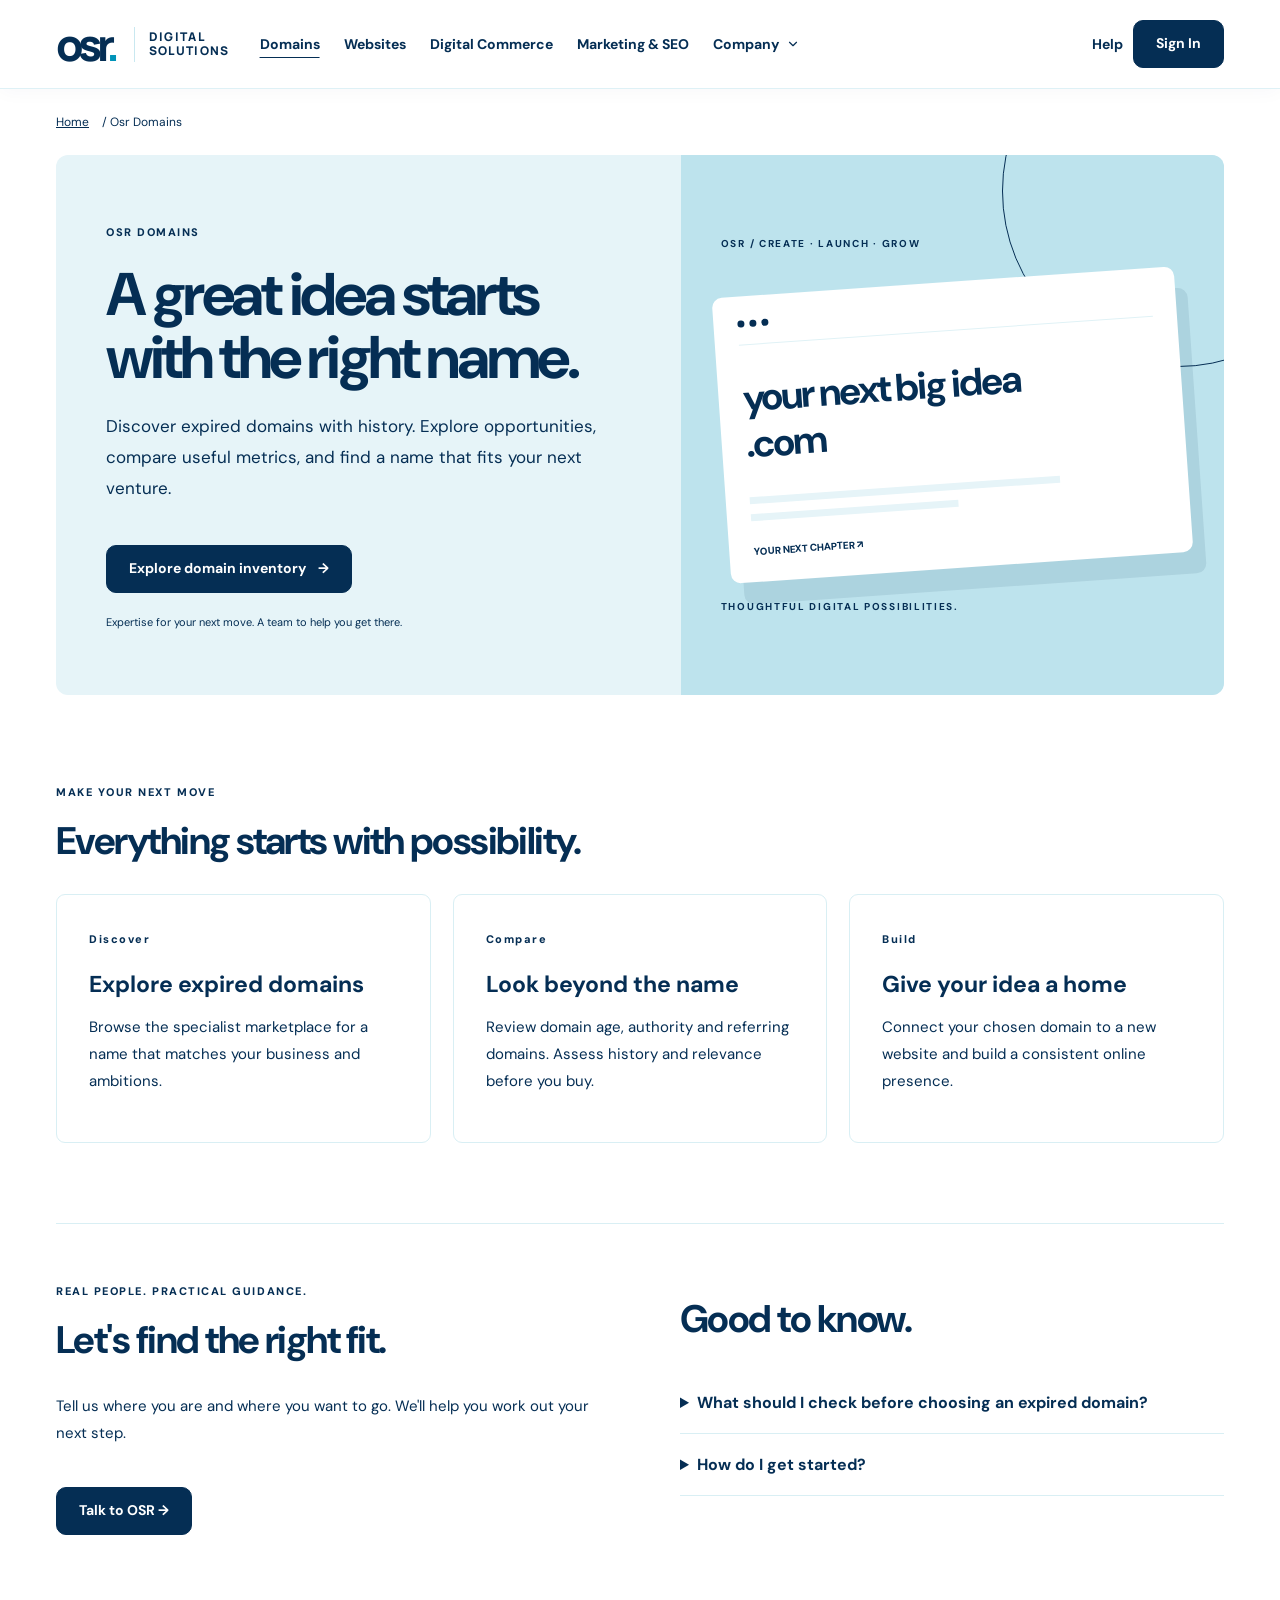
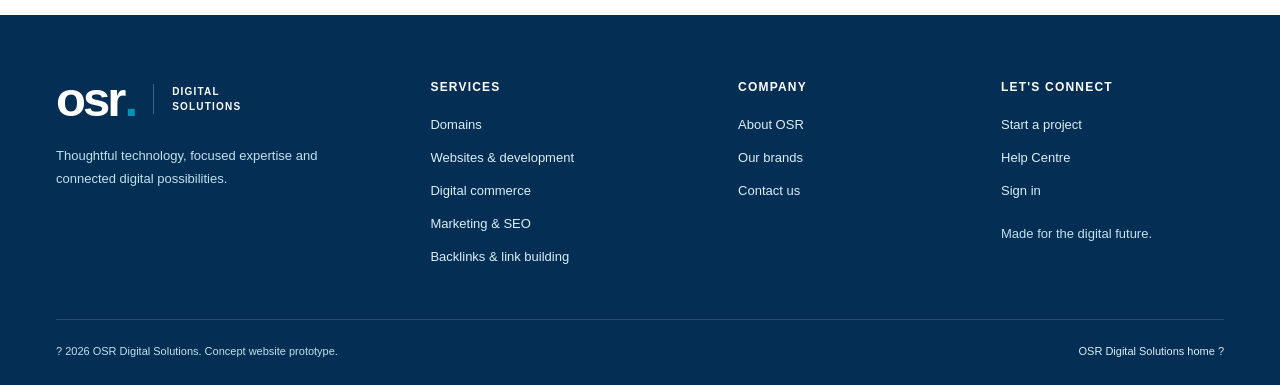
<file: domains.html>
<!doctype html><html lang="en"><head><meta name="robots" content="noindex" /><meta charset="UTF-8"><meta name="viewport" content="width=device-width,initial-scale=1"><meta name="description" content="Discover expired domains with history. Explore opportunities, compare useful metrics, and find a name that fits your next venture."><title>Osr Domains | OSR Digital Solutions</title><link rel="icon" href="assets/favicon.svg"><link rel="stylesheet" href="styles.css"><link rel="stylesheet" href="products.css"><link rel="stylesheet" href="footer.css"><script src="footer.js" defer></script><link rel="stylesheet" href="theme.css"></head><body id="top">
    <header class="site-header product-header"><div class="container nav-shell">
    <a href="index.html" class="brand-logo" aria-label="OSR Digital Solutions home"><span class="brand-mark">osr<span class="mark-dot">.</span></span><span class="brand-rule"></span><span class="brand-words">DIGITAL<br>SOLUTIONS</span></a>
    <nav class="desktop-nav" aria-label="Main navigation"><a class="nav-link" href="domains.html" aria-current="page">Domains</a><a class="nav-link" href="websites.html">Websites</a><a class="nav-link" href="commerce.html">Digital Commerce</a><a class="nav-link" href="seo.html">Marketing & SEO</a><div class="nav-dropdown"><button class="nav-link dropdown-trigger" type="button" aria-expanded="false" aria-controls="company-menu">Company <svg class="company-chevron" width="14" height="14" viewBox="0 0 24 24" fill="none" aria-hidden="true" focusable="false"><path d="m6 9 6 6 6-6" stroke="currentColor" stroke-width="2" stroke-linecap="round" stroke-linejoin="round"/></svg></button><div class="dropdown-menu" id="company-menu"><a href="about.html">About OSR</a><a href="index.html#ecosystem">Our brands</a><a href="contact.html">Contact us</a></div></div></nav>
    <div class="nav-actions"><a class="nav-link support-link" href="help.html">Help</a><a class="nav-signin" href="auth.html?site=all">Sign In</a><button class="mobile-toggle" type="button" aria-label="Open menu" aria-controls="mobile-menu" aria-expanded="false"><span aria-hidden="true">☰</span></button></div></div>
    <nav class="mobile-menu" id="mobile-menu" aria-label="Mobile navigation" hidden><a class="nav-link" href="domains.html" aria-current="page">Domains</a><a class="nav-link" href="websites.html">Websites</a><a class="nav-link" href="commerce.html">Digital Commerce</a><a class="nav-link" href="seo.html">Marketing & SEO</a><a href="about.html">About OSR</a><a href="contact.html">Contact</a><a href="help.html">Help Centre</a><a href="auth.html?site=all">Sign In</a></nav></header><main><div class="product-breadcrumb container"><a href="index.html">Home</a> / Osr Domains</div>
    <section class="product-hero container"><div><span class="product-kicker">OSR DOMAINS</span><h1>A great idea starts<br>with the right name.</h1><p>Discover expired domains with history. Explore opportunities, compare useful metrics, and find a name that fits your next venture.</p><a class="product-button" href="https://osrdomains.com/domain-inventory/">Explore domain inventory <span aria-hidden="true">→</span></a><small>Expertise for your next move. A team to help you get there.</small></div><div class="product-art"><span class="product-art-label">OSR / CREATE · LAUNCH · GROW</span><div class="product-window"><div class="product-window-bar"><i></i><i></i><i></i></div><strong>your next big idea<span>.com</span></strong><div class="product-lines"><i></i><i></i></div><span class="product-art-chip">YOUR NEXT CHAPTER ↗</span></div><span class="product-art-bottom">THOUGHTFUL DIGITAL POSSIBILITIES.</span></div></section>
    <section class="product-features container"><span class="product-kicker">MAKE YOUR NEXT MOVE</span><h2>Everything starts with possibility.</h2><div class="product-grid"><article><span class="product-kicker">Discover</span><h3>Explore expired domains</h3><p>Browse the specialist marketplace for a name that matches your business and ambitions.</p></article><article><span class="product-kicker">Compare</span><h3>Look beyond the name</h3><p>Review domain age, authority and referring domains. Assess history and relevance before you buy.</p></article><article><span class="product-kicker">Build</span><h3>Give your idea a home</h3><p>Connect your chosen domain to a new website and build a consistent online presence.</p></article></div></section>
    <section class="product-help container"><div><span class="product-kicker">REAL PEOPLE. PRACTICAL GUIDANCE.</span><h2>Let's find the right fit.</h2><p>Tell us where you are and where you want to go. We'll help you work out your next step.</p><a class="product-button" href="contact.html">Talk to OSR →</a></div><div class="product-faq"><h2>Good to know.</h2><details><summary>What should I check before choosing an expired domain?</summary><p>Review past use, backlink quality, trademarks and relevance to your business. Domain metrics are a starting point, not a guarantee of search performance.</p></details><details><summary>How do I get started?</summary><p>Contact OSR with your goals, or visit the specialist website through the link above. Our team can help you choose the right next step.</p></details></div></section></main>
    <footer class="osr-footer" id="site-footer"></footer><script src="pages.js" defer></script></body></html>
</file>
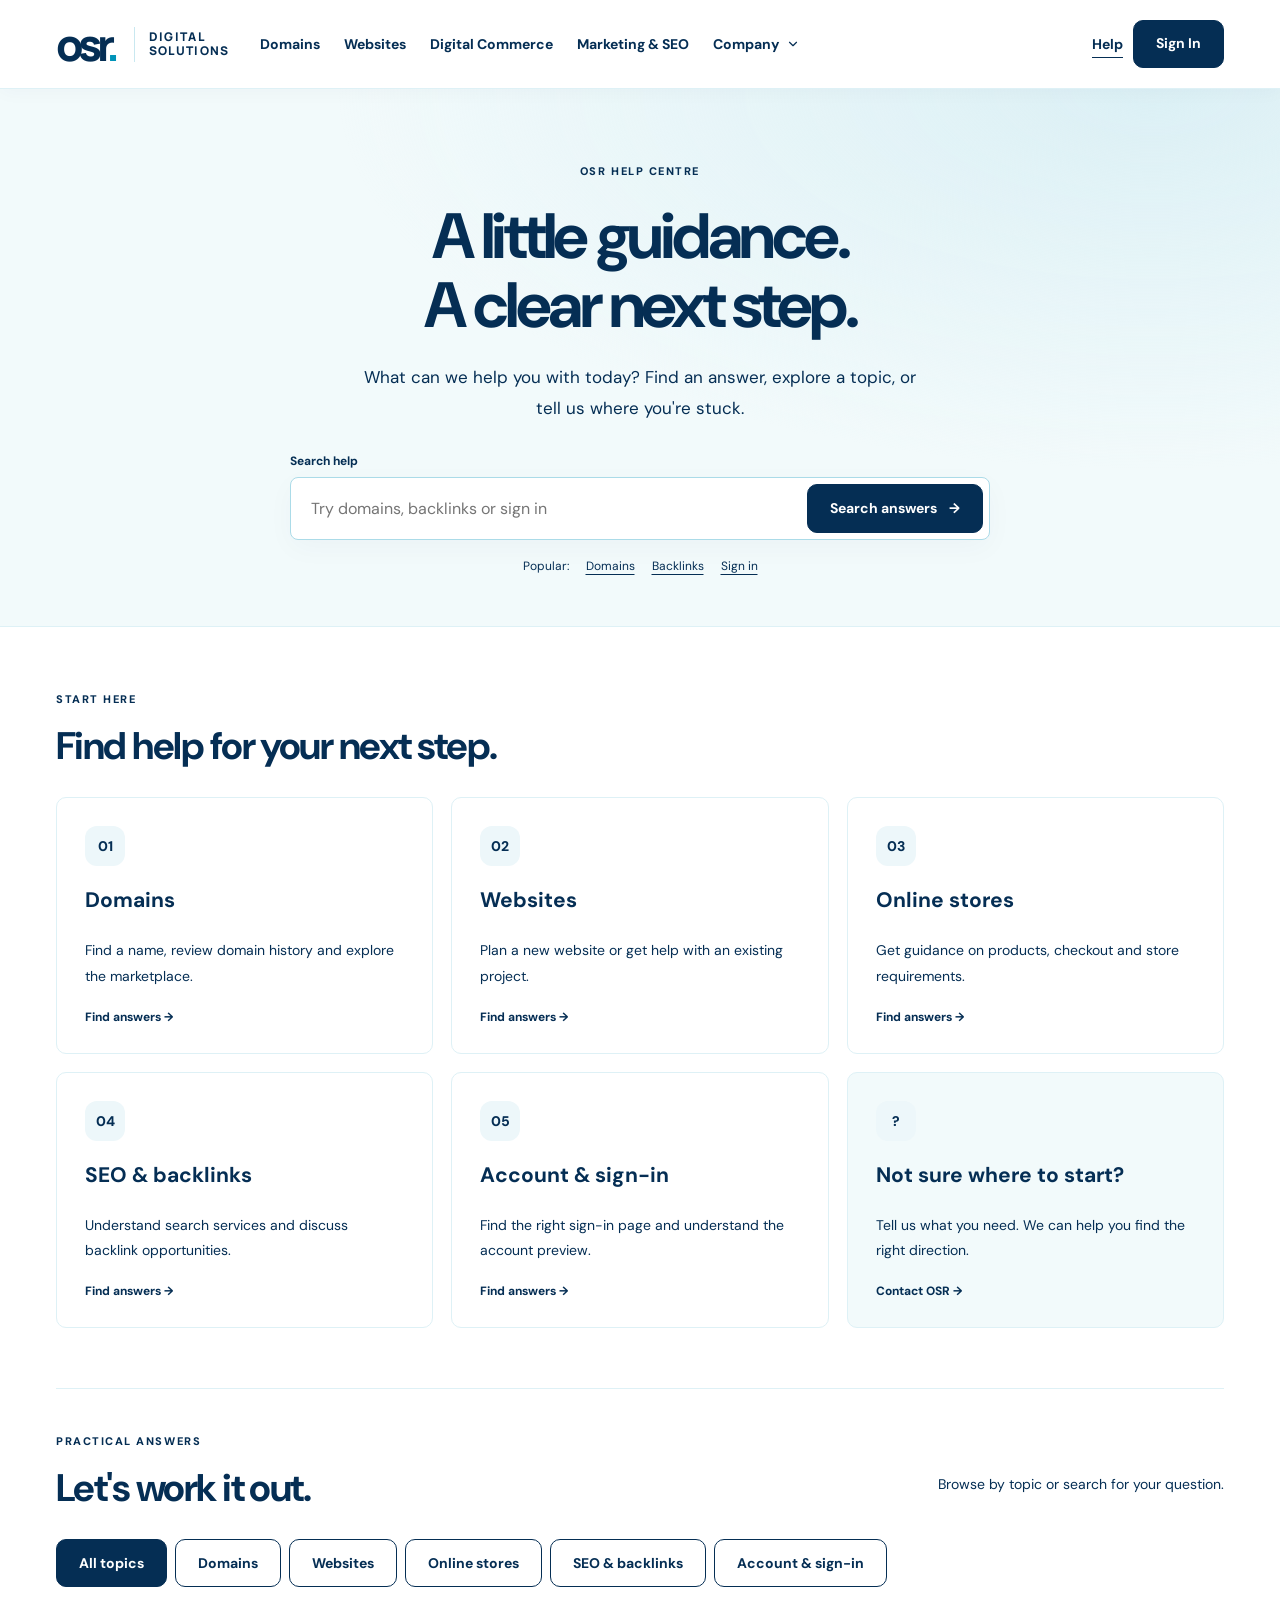
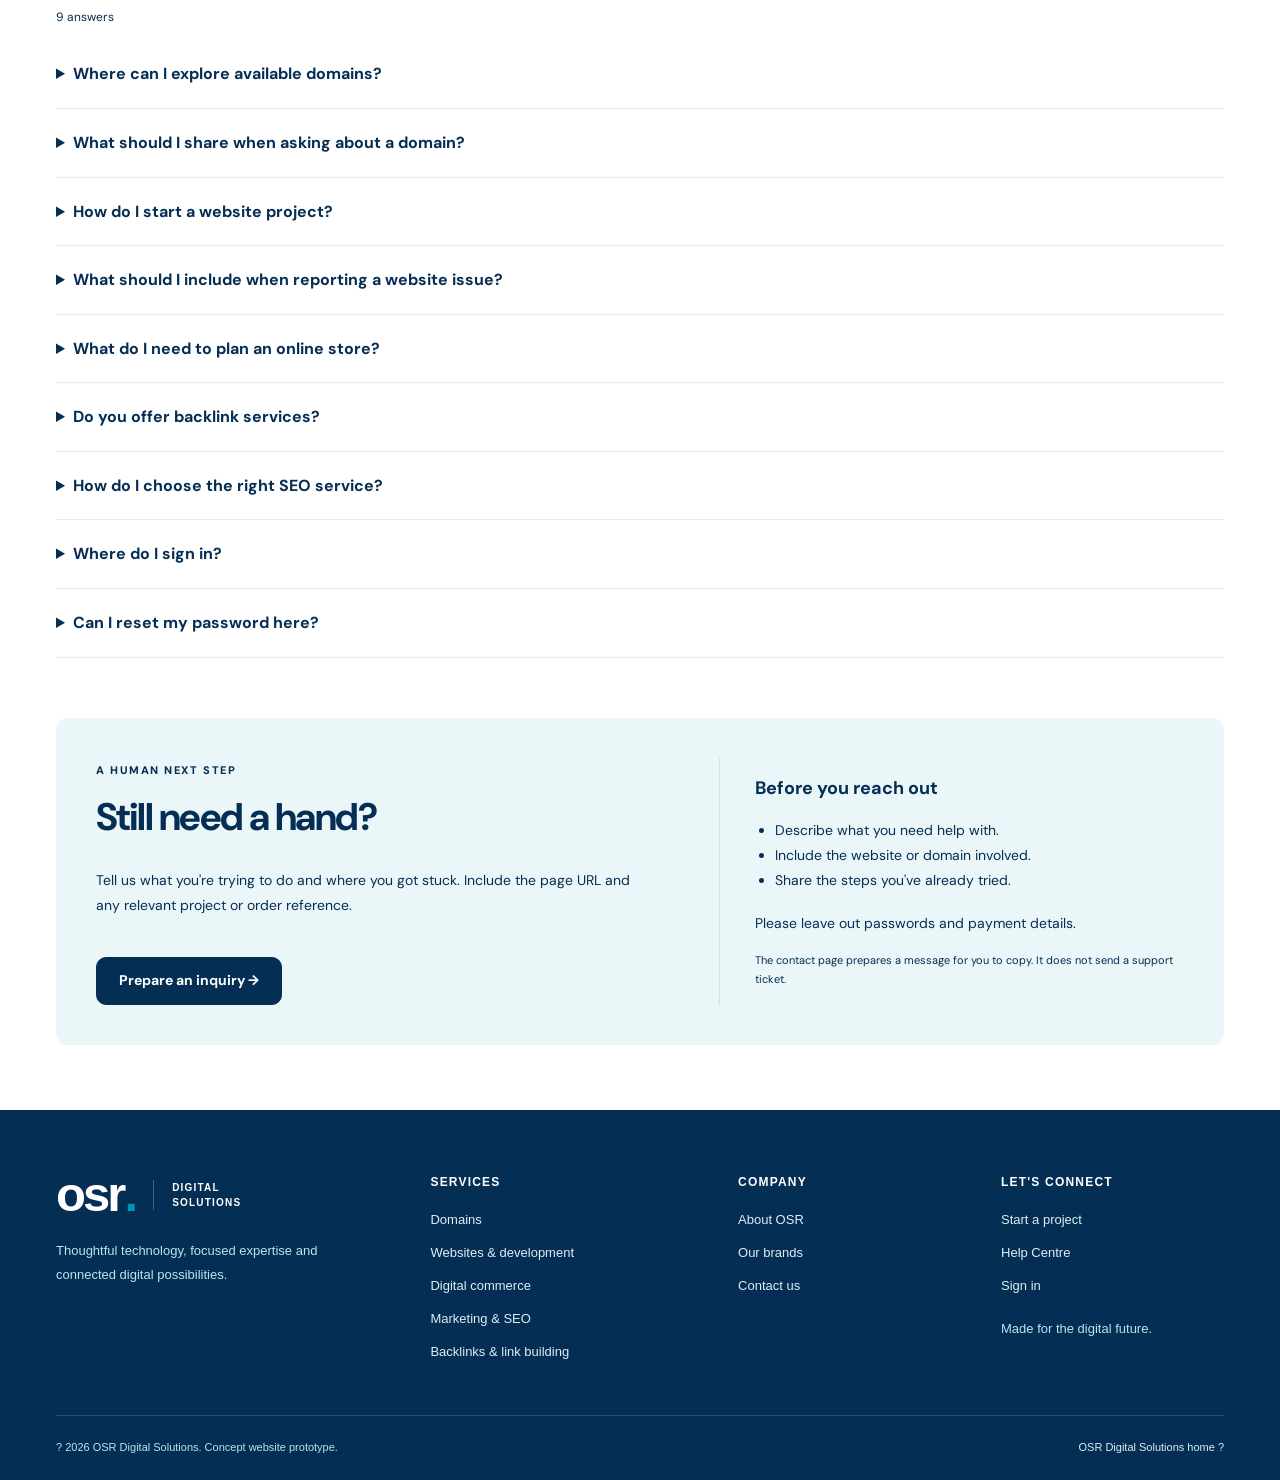
<file: help.html>
<!doctype html><html lang="en"><head><meta name="robots" content="noindex" /><meta charset="UTF-8"><meta name="viewport" content="width=device-width,initial-scale=1"><meta name="description" content="Find practical help with OSR domains, websites, online stores, SEO, backlinks and sign-in."><title>Help Centre | OSR Digital Solutions</title><link rel="icon" href="assets/favicon.svg"><link rel="stylesheet" href="styles.css"><link rel="stylesheet" href="products.css"><link rel="stylesheet" href="help.css"><link rel="stylesheet" href="footer.css"><script src="footer.js" defer></script><link rel="stylesheet" href="theme.css"></head><body id="top"><a class="help-skip" href="#help-main">Skip to help content</a><header class="site-header product-header"><div class="container nav-shell">
    <a href="index.html" class="brand-logo" aria-label="OSR Digital Solutions home"><span class="brand-mark">osr<span class="mark-dot">.</span></span><span class="brand-rule"></span><span class="brand-words">DIGITAL<br>SOLUTIONS</span></a>
    <nav class="desktop-nav" aria-label="Main navigation"><a class="nav-link" href="domains.html">Domains</a><a class="nav-link" href="websites.html">Websites</a><a class="nav-link" href="commerce.html">Digital Commerce</a><a class="nav-link" href="seo.html">Marketing & SEO</a><div class="nav-dropdown"><button class="nav-link dropdown-trigger" type="button" aria-expanded="false" aria-controls="company-menu">Company <svg class="company-chevron" width="14" height="14" viewBox="0 0 24 24" fill="none" aria-hidden="true" focusable="false"><path d="m6 9 6 6 6-6" stroke="currentColor" stroke-width="2" stroke-linecap="round" stroke-linejoin="round"/></svg></button><div class="dropdown-menu" id="company-menu"><a href="about.html">About OSR</a><a href="index.html#ecosystem">Our brands</a><a href="contact.html">Contact us</a></div></div></nav>
    <div class="nav-actions"><a class="nav-link support-link" href="help.html" aria-current="page">Help</a><a class="nav-signin" href="auth.html?site=all">Sign In</a><button class="mobile-toggle" type="button" aria-label="Open menu" aria-controls="mobile-menu" aria-expanded="false"><span aria-hidden="true">☰</span></button></div></div>
    <nav class="mobile-menu" id="mobile-menu" aria-label="Mobile navigation" hidden><a class="nav-link" href="domains.html">Domains</a><a class="nav-link" href="websites.html">Websites</a><a class="nav-link" href="commerce.html">Digital Commerce</a><a class="nav-link" href="seo.html">Marketing & SEO</a><a href="about.html">About OSR</a><a href="contact.html">Contact</a><a href="help.html">Help Centre</a><a href="auth.html?site=all">Sign In</a></nav></header><main id="help-main"><section class="help-hero"><div class="container"><span class="product-kicker">OSR HELP CENTRE</span><h1>A little guidance.<br>A clear next step.</h1><p>What can we help you with today? Find an answer, explore a topic, or tell us where you're stuck.</p><form class="help-search" role="search" id="help-search"><label for="help-query">Search help</label><div><input id="help-query" type="search" placeholder="Try domains, backlinks or sign in" aria-controls="help-results"><button type="submit">Search answers <span aria-hidden="true">&rarr;</span></button></div></form><div class="help-popular">Popular: <a href="#answers" data-search="domain">Domains</a><a href="#answers" data-search="backlink">Backlinks</a><a href="#answers" data-search="sign in">Sign in</a></div></div></section><section class="container help-topics" aria-labelledby="topics-heading"><span class="product-kicker">START HERE</span><h2 id="topics-heading">Find help for your next step.</h2><div class="help-topic-grid"><a class="help-topic" href="#answers" data-topic="domains"><span class="help-topic-icon" aria-hidden="true">01</span><h3>Domains</h3><p>Find a name, review domain history and explore the marketplace.</p><span class="help-topic-link">Find answers &rarr;</span></a><a class="help-topic" href="#answers" data-topic="websites"><span class="help-topic-icon" aria-hidden="true">02</span><h3>Websites</h3><p>Plan a new website or get help with an existing project.</p><span class="help-topic-link">Find answers &rarr;</span></a><a class="help-topic" href="#answers" data-topic="commerce"><span class="help-topic-icon" aria-hidden="true">03</span><h3>Online stores</h3><p>Get guidance on products, checkout and store requirements.</p><span class="help-topic-link">Find answers &rarr;</span></a><a class="help-topic" href="#answers" data-topic="seo"><span class="help-topic-icon" aria-hidden="true">04</span><h3>SEO & backlinks</h3><p>Understand search services and discuss backlink opportunities.</p><span class="help-topic-link">Find answers &rarr;</span></a><a class="help-topic" href="#answers" data-topic="account"><span class="help-topic-icon" aria-hidden="true">05</span><h3>Account & sign-in</h3><p>Find the right sign-in page and understand the account preview.</p><span class="help-topic-link">Find answers &rarr;</span></a><a class="help-topic help-topic-contact" href="contact.html"><span class="help-topic-icon" aria-hidden="true">?</span><h3>Not sure where to start?</h3><p>Tell us what you need. We can help you find the right direction.</p><span class="help-topic-link">Contact OSR &rarr;</span></a></div></section><section class="container help-answers" id="answers" aria-labelledby="answers-heading"><div class="help-answers-heading"><div><span class="product-kicker">PRACTICAL ANSWERS</span><h2 id="answers-heading">Let's work it out.</h2></div><p>Browse by topic or search for your question.</p></div><div class="help-filters" role="group" aria-label="Filter answers by topic"><button type="button" class="is-active" data-filter="all" aria-pressed="true">All topics</button><button type="button" data-filter="domains" aria-pressed="false">Domains</button><button type="button" data-filter="websites" aria-pressed="false">Websites</button><button type="button" data-filter="commerce" aria-pressed="false">Online stores</button><button type="button" data-filter="seo" aria-pressed="false">SEO & backlinks</button><button type="button" data-filter="account" aria-pressed="false">Account & sign-in</button></div><p id="help-result-count" class="help-result-count" role="status" aria-live="polite">9 answers</p><div id="help-results"><details data-category="domains"><summary>Where can I explore available domains?</summary><div class="help-answer">Browse the <a href="https://osrdomains.com/domain-inventory/">OSR Domains inventory</a>. Before choosing, review the name, past use, backlink history and relevance to your business.</div></details><details data-category="domains"><summary>What should I share when asking about a domain?</summary><div class="help-answer">Include the domain name, the listing link and your question. If you have an order reference from the specialist shop, include it in your inquiry. Never include passwords.</div></details><details data-category="websites"><summary>How do I start a website project?</summary><div class="help-answer">Share your business goals, the pages you need, examples you like and your preferred timeline. Visit our <a href="websites.html">website services page</a> or <a href="contact.html">prepare a project inquiry</a>.</div></details><details data-category="websites"><summary>What should I include when reporting a website issue?</summary><div class="help-answer">Include the page URL, what you expected, what happened, your browser and device, and steps to reproduce the issue. Avoid sharing private customer information.</div></details><details data-category="commerce"><summary>What do I need to plan an online store?</summary><div class="help-answer">Prepare your product range, delivery requirements, preferred payment methods and any existing platform details. Explore <a href="commerce.html">digital commerce</a> to start the conversation.</div></details><details data-category="seo"><summary>Do you offer backlink services?</summary><div class="help-answer">Yes. We provide <a href="seo.html#backlinks">backlinks and link building</a> alongside SEO services. Share your website, audience and goals so we can discuss relevant opportunities.</div></details><details data-category="seo"><summary>How do I choose the right SEO service?</summary><div class="help-answer">Tell us about your website and what you want to improve. Explore <a href="seo.html">technical SEO, content, search strategy and backlinks</a>, or visit <a href="https://osrseosolutions.com/">OSR SEO Solutions</a> for specialist services.</div></details><details data-category="account"><summary>Where do I sign in?</summary><div class="help-answer">Use the <a href="auth.html?site=all">OSR sign-in page</a>. This local website currently demonstrates a sign-in concept; it does not process credentials or create a live account. Use the sample dashboard option to explore it.</div></details><details data-category="account"><summary>Can I reset my password here?</summary><div class="help-answer">Password resets are not connected in this prototype. For an existing shop account, use the recovery options on the specialist website where you registered. Do not enter real credentials into this preview.</div></details></div><div id="help-empty" class="help-empty" hidden><h3>Let's try another direction.</h3><p>Try a broader search, choose another topic, or contact us with your question.</p><button id="help-reset" type="button">Show all answers</button><a href="contact.html">Contact OSR &rarr;</a></div></section><section class="container help-contact"><div><span class="product-kicker">A HUMAN NEXT STEP</span><h2>Still need a hand?</h2><p>Tell us what you're trying to do and where you got stuck. Include the page URL and any relevant project or order reference.</p><a class="product-button" href="contact.html">Prepare an inquiry &rarr;</a></div><aside><h3>Before you reach out</h3><ul><li>Describe what you need help with.</li><li>Include the website or domain involved.</li><li>Share the steps you've already tried.</li></ul><p>Please leave out passwords and payment details.</p><small>The contact page prepares a message for you to copy. It does not send a support ticket.</small></aside></section></main><footer class="osr-footer" id="site-footer"></footer><script src="pages.js" defer></script><script src="help.js" defer></script></body></html>
</file>
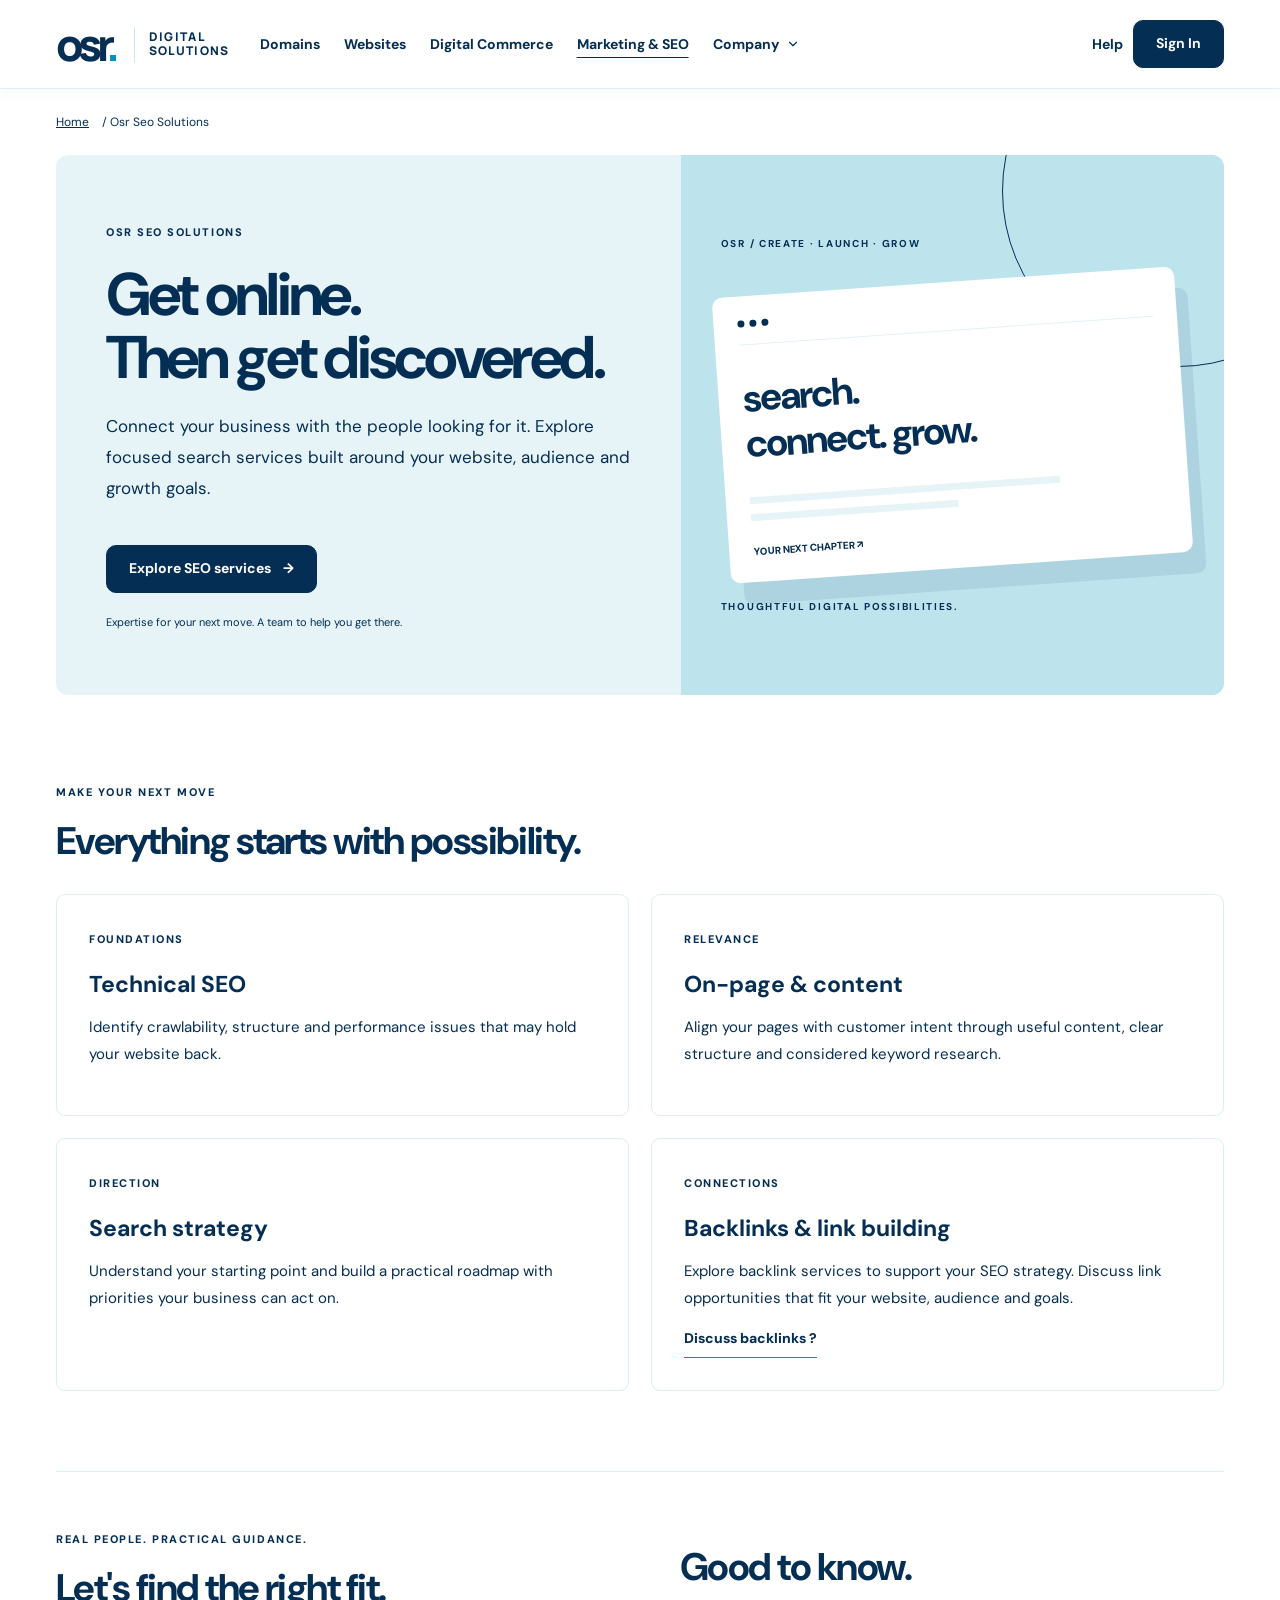
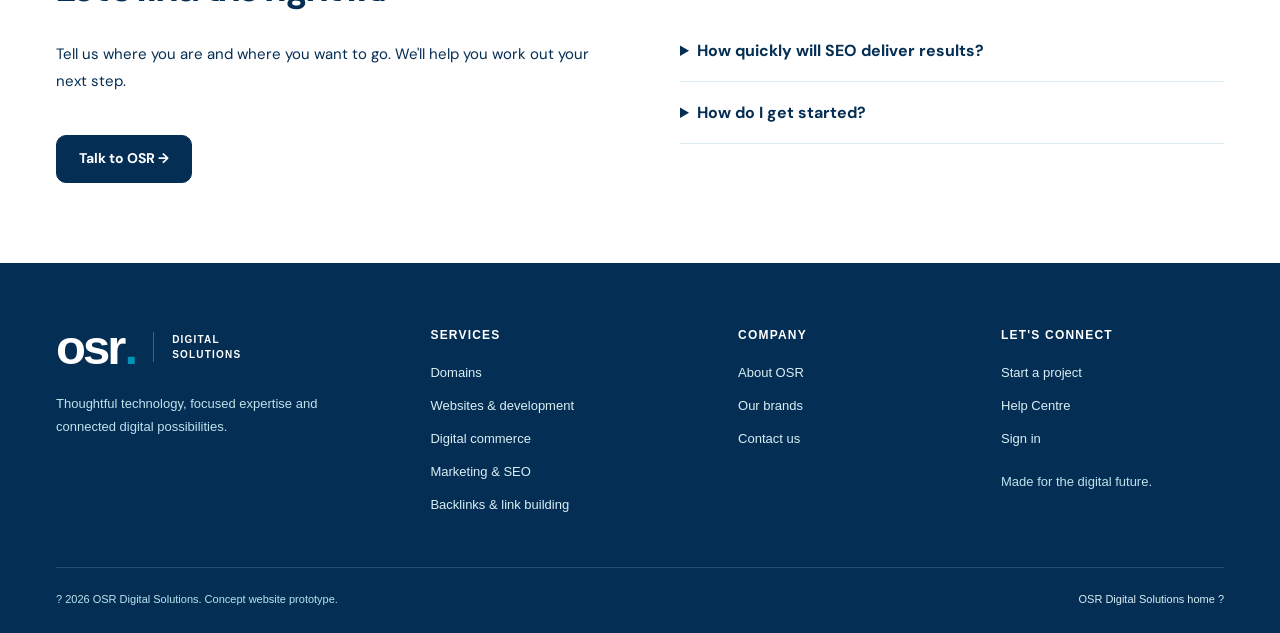
<file: seo.html>
<!doctype html><html lang="en"><head><meta name="robots" content="noindex" /><meta charset="UTF-8"><meta name="viewport" content="width=device-width,initial-scale=1"><meta name="description" content="Connect your business with the people looking for it. Explore focused search services built around your website, audience and growth goals."><title>Osr Seo Solutions | OSR Digital Solutions</title><link rel="icon" href="assets/favicon.svg"><link rel="stylesheet" href="styles.css"><link rel="stylesheet" href="products.css"><link rel="stylesheet" href="footer.css"><script src="footer.js" defer></script><link rel="stylesheet" href="theme.css"></head><body id="top">
    <header class="site-header product-header"><div class="container nav-shell">
    <a href="index.html" class="brand-logo" aria-label="OSR Digital Solutions home"><span class="brand-mark">osr<span class="mark-dot">.</span></span><span class="brand-rule"></span><span class="brand-words">DIGITAL<br>SOLUTIONS</span></a>
    <nav class="desktop-nav" aria-label="Main navigation"><a class="nav-link" href="domains.html">Domains</a><a class="nav-link" href="websites.html">Websites</a><a class="nav-link" href="commerce.html">Digital Commerce</a><a class="nav-link" href="seo.html" aria-current="page">Marketing & SEO</a><div class="nav-dropdown"><button class="nav-link dropdown-trigger" type="button" aria-expanded="false" aria-controls="company-menu">Company <svg class="company-chevron" width="14" height="14" viewBox="0 0 24 24" fill="none" aria-hidden="true" focusable="false"><path d="m6 9 6 6 6-6" stroke="currentColor" stroke-width="2" stroke-linecap="round" stroke-linejoin="round"/></svg></button><div class="dropdown-menu" id="company-menu"><a href="about.html">About OSR</a><a href="index.html#ecosystem">Our brands</a><a href="contact.html">Contact us</a></div></div></nav>
    <div class="nav-actions"><a class="nav-link support-link" href="help.html">Help</a><a class="nav-signin" href="auth.html?site=all">Sign In</a><button class="mobile-toggle" type="button" aria-label="Open menu" aria-controls="mobile-menu" aria-expanded="false"><span aria-hidden="true">☰</span></button></div></div>
    <nav class="mobile-menu" id="mobile-menu" aria-label="Mobile navigation" hidden><a class="nav-link" href="domains.html">Domains</a><a class="nav-link" href="websites.html">Websites</a><a class="nav-link" href="commerce.html">Digital Commerce</a><a class="nav-link" href="seo.html" aria-current="page">Marketing & SEO</a><a href="about.html">About OSR</a><a href="contact.html">Contact</a><a href="help.html">Help Centre</a><a href="auth.html?site=all">Sign In</a></nav></header><main><div class="product-breadcrumb container"><a href="index.html">Home</a> / Osr Seo Solutions</div>
    <section class="product-hero container"><div><span class="product-kicker">OSR SEO SOLUTIONS</span><h1>Get online.<br>Then get discovered.</h1><p>Connect your business with the people looking for it. Explore focused search services built around your website, audience and growth goals.</p><a class="product-button" href="https://osrseosolutions.com/">Explore SEO services <span aria-hidden="true">→</span></a><small>Expertise for your next move. A team to help you get there.</small></div><div class="product-art"><span class="product-art-label">OSR / CREATE · LAUNCH · GROW</span><div class="product-window"><div class="product-window-bar"><i></i><i></i><i></i></div><strong>search.<span>connect. grow.</span></strong><div class="product-lines"><i></i><i></i></div><span class="product-art-chip">YOUR NEXT CHAPTER ↗</span></div><span class="product-art-bottom">THOUGHTFUL DIGITAL POSSIBILITIES.</span></div></section>
    <section class="product-features container"><span class="product-kicker">MAKE YOUR NEXT MOVE</span><h2>Everything starts with possibility.</h2><div class="product-grid seo-feature-grid"><article><span class="product-kicker">FOUNDATIONS</span><h3>Technical SEO</h3><p>Identify crawlability, structure and performance issues that may hold your website back.</p></article><article><span class="product-kicker">RELEVANCE</span><h3>On-page & content</h3><p>Align your pages with customer intent through useful content, clear structure and considered keyword research.</p></article><article><span class="product-kicker">DIRECTION</span><h3>Search strategy</h3><p>Understand your starting point and build a practical roadmap with priorities your business can act on.</p></article><article id="backlinks"><span class="product-kicker">CONNECTIONS</span><h3>Backlinks &amp; link building</h3><p>Explore backlink services to support your SEO strategy. Discuss link opportunities that fit your website, audience and goals.</p><a class="text-link" href="contact.html">Discuss backlinks ?</a></article></div></section>
    <section class="product-help container"><div><span class="product-kicker">REAL PEOPLE. PRACTICAL GUIDANCE.</span><h2>Let's find the right fit.</h2><p>Tell us where you are and where you want to go. We'll help you work out your next step.</p><a class="product-button" href="contact.html">Talk to OSR →</a></div><div class="product-faq"><h2>Good to know.</h2><details><summary>How quickly will SEO deliver results?</summary><p>SEO is an ongoing process. Timing depends on your website, competition and the work required. Discuss your goals with the specialist team for realistic expectations.</p></details><details><summary>How do I get started?</summary><p>Contact OSR with your goals, or visit the specialist website through the link above. Our team can help you choose the right next step.</p></details></div></section></main>
    <footer class="osr-footer" id="site-footer"></footer><script src="pages.js" defer></script></body></html>
</file>
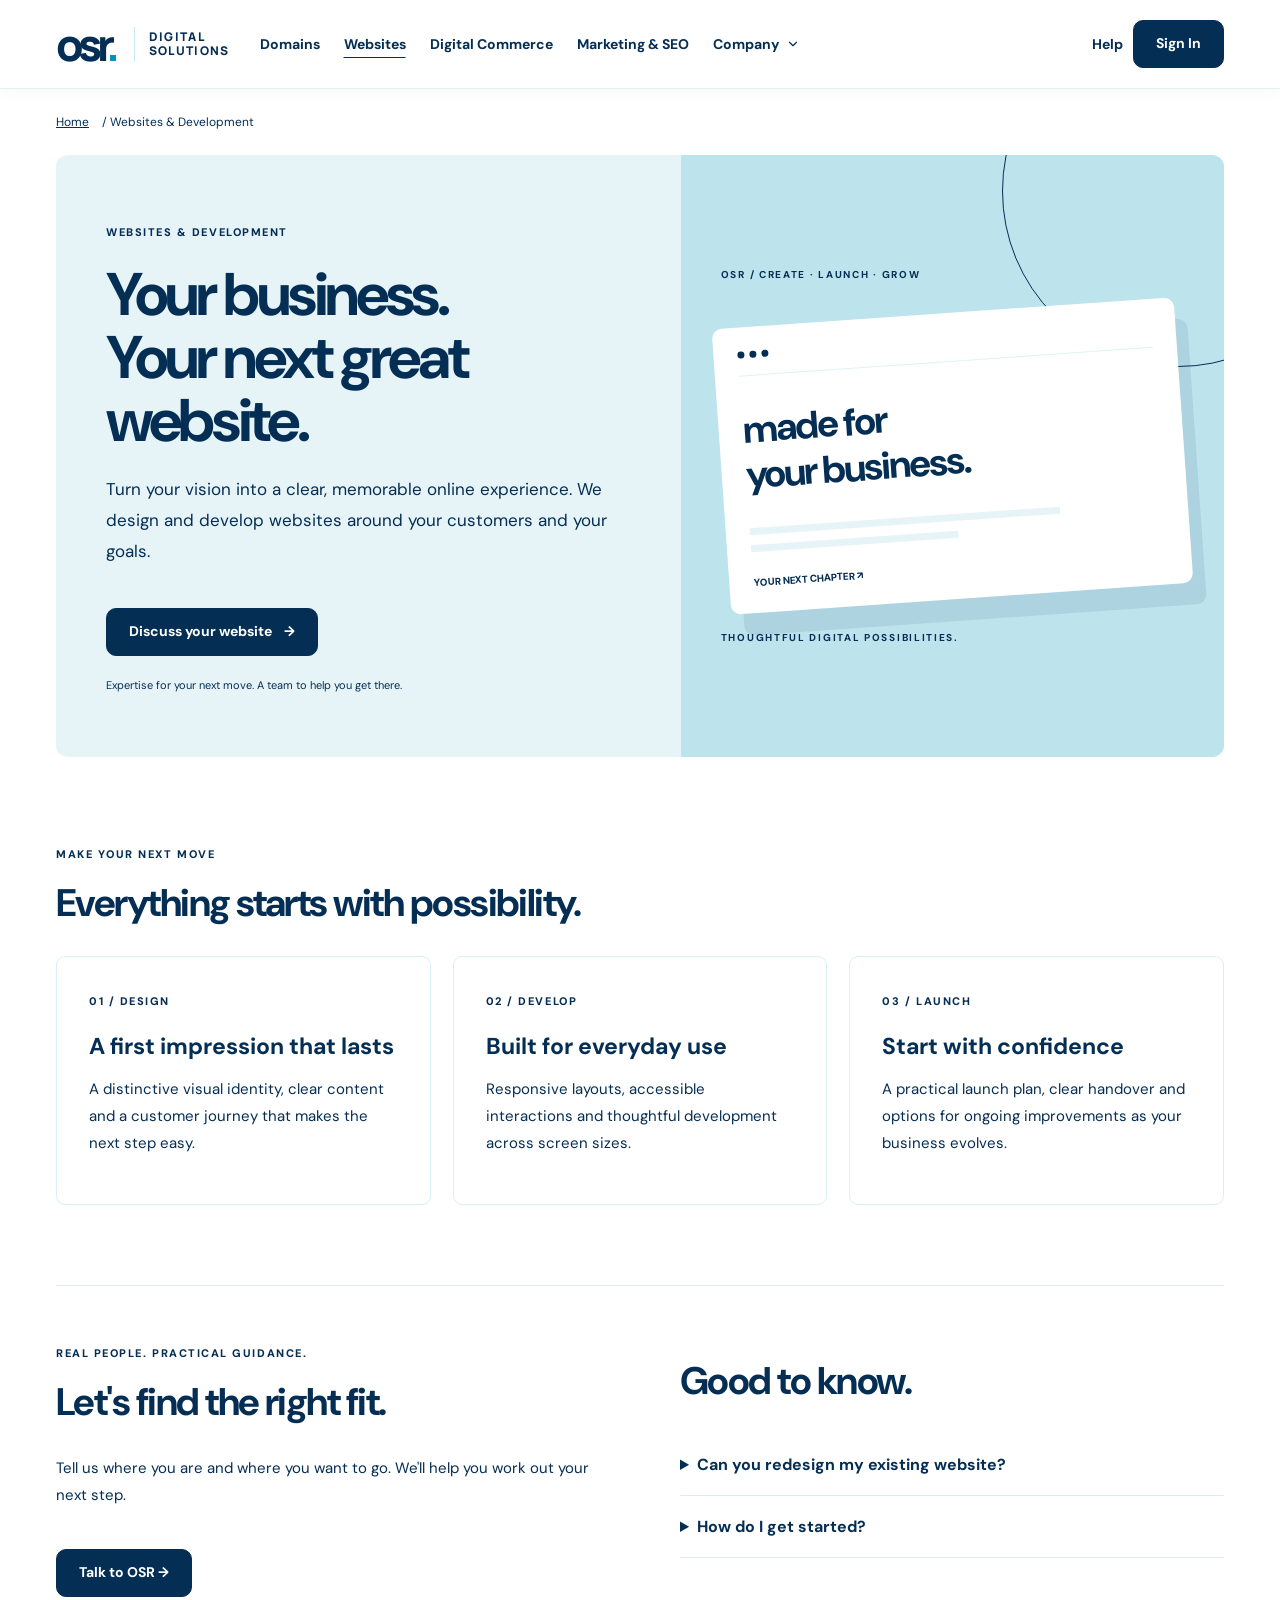
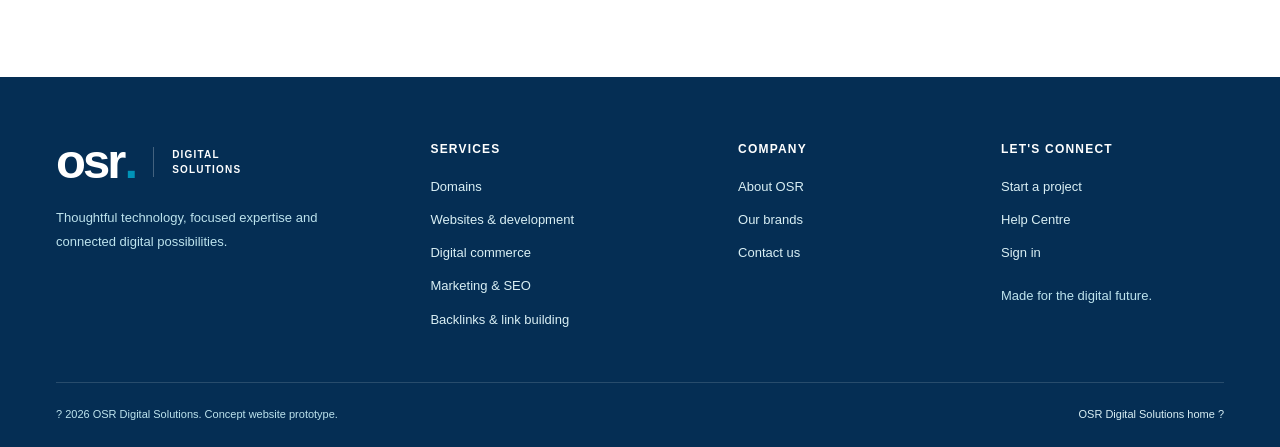
<file: websites.html>
<!doctype html><html lang="en"><head><meta name="robots" content="noindex" /><meta charset="UTF-8"><meta name="viewport" content="width=device-width,initial-scale=1"><meta name="description" content="Turn your vision into a clear, memorable online experience. We design and develop websites around your customers and your goals."><title>Websites & Development | OSR Digital Solutions</title><link rel="icon" href="assets/favicon.svg"><link rel="stylesheet" href="styles.css"><link rel="stylesheet" href="products.css"><link rel="stylesheet" href="footer.css"><script src="footer.js" defer></script><link rel="stylesheet" href="theme.css"></head><body id="top">
    <header class="site-header product-header"><div class="container nav-shell">
    <a href="index.html" class="brand-logo" aria-label="OSR Digital Solutions home"><span class="brand-mark">osr<span class="mark-dot">.</span></span><span class="brand-rule"></span><span class="brand-words">DIGITAL<br>SOLUTIONS</span></a>
    <nav class="desktop-nav" aria-label="Main navigation"><a class="nav-link" href="domains.html">Domains</a><a class="nav-link" href="websites.html" aria-current="page">Websites</a><a class="nav-link" href="commerce.html">Digital Commerce</a><a class="nav-link" href="seo.html">Marketing & SEO</a><div class="nav-dropdown"><button class="nav-link dropdown-trigger" type="button" aria-expanded="false" aria-controls="company-menu">Company <svg class="company-chevron" width="14" height="14" viewBox="0 0 24 24" fill="none" aria-hidden="true" focusable="false"><path d="m6 9 6 6 6-6" stroke="currentColor" stroke-width="2" stroke-linecap="round" stroke-linejoin="round"/></svg></button><div class="dropdown-menu" id="company-menu"><a href="about.html">About OSR</a><a href="index.html#ecosystem">Our brands</a><a href="contact.html">Contact us</a></div></div></nav>
    <div class="nav-actions"><a class="nav-link support-link" href="help.html">Help</a><a class="nav-signin" href="auth.html?site=all">Sign In</a><button class="mobile-toggle" type="button" aria-label="Open menu" aria-controls="mobile-menu" aria-expanded="false"><span aria-hidden="true">☰</span></button></div></div>
    <nav class="mobile-menu" id="mobile-menu" aria-label="Mobile navigation" hidden><a class="nav-link" href="domains.html">Domains</a><a class="nav-link" href="websites.html" aria-current="page">Websites</a><a class="nav-link" href="commerce.html">Digital Commerce</a><a class="nav-link" href="seo.html">Marketing & SEO</a><a href="about.html">About OSR</a><a href="contact.html">Contact</a><a href="help.html">Help Centre</a><a href="auth.html?site=all">Sign In</a></nav></header><main><div class="product-breadcrumb container"><a href="index.html">Home</a> / Websites & Development</div>
    <section class="product-hero container"><div><span class="product-kicker">WEBSITES & DEVELOPMENT</span><h1>Your business.<br>Your next great website.</h1><p>Turn your vision into a clear, memorable online experience. We design and develop websites around your customers and your goals.</p><a class="product-button" href="contact.html">Discuss your website <span aria-hidden="true">→</span></a><small>Expertise for your next move. A team to help you get there.</small></div><div class="product-art"><span class="product-art-label">OSR / CREATE · LAUNCH · GROW</span><div class="product-window"><div class="product-window-bar"><i></i><i></i><i></i></div><strong>made for<span>your business.</span></strong><div class="product-lines"><i></i><i></i></div><span class="product-art-chip">YOUR NEXT CHAPTER ↗</span></div><span class="product-art-bottom">THOUGHTFUL DIGITAL POSSIBILITIES.</span></div></section>
    <section class="product-features container"><span class="product-kicker">MAKE YOUR NEXT MOVE</span><h2>Everything starts with possibility.</h2><div class="product-grid"><article><span class="product-kicker">01 / DESIGN</span><h3>A first impression that lasts</h3><p>A distinctive visual identity, clear content and a customer journey that makes the next step easy.</p></article><article><span class="product-kicker">02 / DEVELOP</span><h3>Built for everyday use</h3><p>Responsive layouts, accessible interactions and thoughtful development across screen sizes.</p></article><article><span class="product-kicker">03 / LAUNCH</span><h3>Start with confidence</h3><p>A practical launch plan, clear handover and options for ongoing improvements as your business evolves.</p></article></div></section>
    <section class="product-help container"><div><span class="product-kicker">REAL PEOPLE. PRACTICAL GUIDANCE.</span><h2>Let's find the right fit.</h2><p>Tell us where you are and where you want to go. We'll help you work out your next step.</p><a class="product-button" href="contact.html">Talk to OSR →</a></div><div class="product-faq"><h2>Good to know.</h2><details><summary>Can you redesign my existing website?</summary><p>Yes. Tell us what works, what needs to change and what you want to achieve. We can discuss a focused refresh or a complete rebuild.</p></details><details><summary>How do I get started?</summary><p>Contact OSR with your goals, or visit the specialist website through the link above. Our team can help you choose the right next step.</p></details></div></section></main>
    <footer class="osr-footer" id="site-footer"></footer><script src="pages.js" defer></script></body></html>
</file>
<file: styles.css>
@import url('https://fonts.googleapis.com/css2?family=DM+Sans:wght@400;500;600;700&family=Manrope:wght@400;500;600;700;800&display=swap');
:root{--deep:#052E54;--navy:#052E54;--brand:#052E54;--blue:#0093B8;--cyan:#0093B8;--mint:#0093B8;--text:#052E54;--muted:#052E54;--ice:color-mix(in srgb, #0093B8 5%, #FFFFFF);--line:color-mix(in srgb, #0093B8 13%, #FFFFFF);--white:#FFFFFF;--radius:20px;font-family:'DM Sans',Arial,sans-serif;color:var(--text);background:#FFFFFF;font-synthesis:none}*{box-sizing:border-box}html{scroll-behavior:smooth;scroll-padding-top:90px}body{margin:0;min-width:320px;overflow-x:hidden}button,input,select,textarea{font:inherit}button{cursor:pointer}a{color:inherit;text-decoration:none}svg.icon{width:20px;height:20px;fill:none;stroke:currentColor;stroke-width:1.8;stroke-linecap:round;stroke-linejoin:round;flex:none}.svg-sprite{position:absolute;width:0;height:0;overflow:hidden}.container{width:min(1332px,calc(100% - 112px));margin:0 auto}.btn{display:inline-flex;align-items:center;justify-content:center;gap:22px;border:0;border-radius:12px;min-height:48px;padding:14px 22px;font-weight:700;font-size:14px;transition:transform .25s,box-shadow .25s,background .25s}.btn:hover,.brand-visit-btn:hover{transform:translateY(-3px)}.btn-primary{background:#052E54;color:#FFFFFF}.btn-primary:hover{background:#052E54}.btn-cyan{background:var(--cyan);color:#052E54;box-shadow:0 10px 25px #0093B838}.btn-cyan:hover{background:color-mix(in srgb, #0093B8 30%, #FFFFFF)}.btn-lg{min-height:58px;padding:17px 25px}.btn .icon,.card-link .icon,.text-link .icon,.brand-visit-btn .icon{width:17px;height:17px}.announcement{background:#052E54;color:color-mix(in srgb, #0093B8 11%, #FFFFFF);font-size:11px;letter-spacing:.05em}.announce-inner{height:35px;display:flex;align-items:center;gap:12px}.announce-dot,.pulse-indicator,.live-dot{width:6px;height:6px;background:#0093B8;border-radius:50%;box-shadow:0 0 12px #0093B8;flex:none}.announcement a{margin-left:auto;display:flex;gap:8px;align-items:center;color:color-mix(in srgb, #0093B8 29%, #FFFFFF);font-weight:700}.announcement a .icon{width:14px;height:14px}.site-header{position:sticky;top:0;z-index:50;background:#FFFFFF;color:var(--text);box-shadow:0 1px 0 color-mix(in srgb, #0093B8 10%, #FFFFFF);transition:box-shadow .25s}.site-header.scrolled{box-shadow:0 8px 30px #052E5414}.nav-shell{display:flex;align-items:center;height:81px;gap:30px}.brand-logo{display:inline-flex;align-items:center;gap:14px;flex-shrink:0;white-space:nowrap}.brand-mark{font:800 44px/.78 'Manrope',sans-serif;letter-spacing:-.11em;color:var(--brand)}.mark-dot{color:#0093B8}.brand-rule{width:1px;height:35px;background:color-mix(in srgb, #0093B8 23%, #FFFFFF);margin-left:4px}.brand-words{font:800 12px/1.15 'Manrope',sans-serif;letter-spacing:.11em}.desktop-nav{margin:auto;display:flex;align-items:center;gap:24px}.nav-link{background:none;border:0;padding:12px 0;display:inline-flex;align-items:center;gap:4px;color:#052E54;font-weight:700;font-size:13px;white-space:nowrap}.nav-link:hover,.nav-link.active{color:var(--blue)}.nav-link .small{width:14px;height:14px}.nav-dropdown{position:relative}.dropdown-menu{position:absolute;left:-24px;top:calc(100% + 17px);min-width:260px;padding:18px;background:#FFFFFF;border:1px solid color-mix(in srgb, #0093B8 12%, #FFFFFF);border-radius:16px;box-shadow:0 24px 60px #052E5421;opacity:0;visibility:hidden;transform:translateY(-7px);transition:all .18s;display:grid;gap:3px;z-index:20}.nav-dropdown.is-open .dropdown-menu,.nav-dropdown:hover .dropdown-menu{opacity:1;visibility:visible;transform:none}.dropdown-menu>a{padding:11px 10px;border-radius:8px;font-size:13px;font-weight:600}.dropdown-menu>a:hover{background:var(--ice);color:var(--brand)}.dropdown-eyebrow{font-size:10px;letter-spacing:.14em;color:#052E54;font-weight:800;padding:7px 10px}.brands-dropdown{width:315px}.brands-dropdown>a{display:flex;gap:13px;align-items:center}.brands-dropdown a strong{display:block;font-size:14px}.brands-dropdown a small{display:block;color:#052E54;font-size:11px;margin-top:3px;font-weight:500}.drop-icon{width:38px;height:38px;border-radius:11px;background:color-mix(in srgb, #0093B8 7%, #FFFFFF);color:#052E54;display:grid;place-items:center}.nav-actions{display:flex;align-items:center}.nav-cta{font-size:13px;min-height:44px}.mobile-toggle,.mobile-menu{display:none}.scroll-progress{height:3px;position:sticky;top:81px;z-index:49;pointer-events:none}.scroll-progress>div{height:100%;width:0;background:linear-gradient(90deg,#0093B8,#0093B8)}
/* Video-led cinematic hero */
.hero{height:780px;position:relative;background:#052E54;color:white;overflow:hidden}.hero-video{position:absolute;inset:0;width:100%;height:100%;object-fit:cover;opacity:.7}.hero-overlay{position:absolute;inset:0;background:linear-gradient(90deg,rgba(5,46,84,.97) 0%,rgba(5,46,84,.96) 28%,rgba(5,46,84,.75) 55%,rgba(5,46,84,.55) 100%),linear-gradient(0deg,#052E54 0%,transparent 36%)}.hero-grid-bg{position:absolute;inset:0;opacity:.19;background-image:linear-gradient(#0093B820 1px,transparent 1px),linear-gradient(90deg,#0093B820 1px,transparent 1px);background-size:84px 84px;mask-image:linear-gradient(90deg,transparent 25%,#052E54 100%)}.hero-inner{height:calc(100% - 78px);display:grid;grid-template-columns:53% 47%;align-items:center;position:relative;z-index:2}.hero-copy{max-width:730px;padding-bottom:22px}.hero-eyebrow{display:flex;align-items:center;gap:16px;font-size:12px;color:color-mix(in srgb, #0093B8 23%, #FFFFFF)}.eyebrow-pill{border:1px solid #0093B84b;border-radius:40px;color:color-mix(in srgb, #0093B8 26%, #FFFFFF);display:inline-flex;align-items:center;gap:10px;padding:10px 13px;font-weight:800;font-size:10px;letter-spacing:.12em}.eyebrow-pill .icon{width:13px;height:13px}.eyebrow-separator{height:16px;width:1px;background:#052E54}.hero h1{font:800 clamp(54px,5vw,79px)/1.055 'Manrope',sans-serif;letter-spacing:-.069em;margin:30px 0 25px}.hero h1 em{font-style:normal;color:#FFFFFF}.hero h1 span{background:linear-gradient(90deg,color-mix(in srgb, #0093B8 34%, #FFFFFF),#0093B8);color:transparent;background-clip:text}.hero-copy>p{font-size:19px;line-height:1.74;color:color-mix(in srgb, #0093B8 20%, #FFFFFF);max-width:604px;margin:0 0 30px}.hero-actions{display:flex;gap:22px;align-items:center}.watch-btn{border:0;background:none;color:#FFFFFF;display:flex;align-items:center;gap:13px;text-align:left;font-weight:700}.watch-btn:hover .play-round{background:#FFFFFF;color:#052E54}.play-round{width:51px;height:51px;border-radius:50%;border:1px solid color-mix(in srgb, #0093B8 29%, #FFFFFF);display:grid;place-items:center;transition:all .2s}.play-round .icon{width:16px;height:16px}.watch-btn small{font-size:11px;color:#052E54;display:block;margin-top:4px;font-weight:400}.hero-footnote{display:flex;align-items:center;gap:13px;margin-top:56px;color:color-mix(in srgb, #0093B8 28%, #FFFFFF);font-size:12px}.hero-art{position:relative;min-height:545px;isolation:isolate}.art-orbit{position:absolute;border:1px solid #0093B841;border-radius:50%}.orbit-one{width:590px;height:590px;top:-20px;left:3%}.orbit-two{width:410px;height:410px;top:62px;left:19%;border-style:dashed;opacity:.66}.glass-main{position:absolute;top:80px;left:7%;width:94%;max-width:550px;padding:23px;border-radius:26px;transform:perspective(1100px) rotateY(-8deg) rotateX(3deg);background:linear-gradient(145deg,#052E54ab,#052E54e8);border:1px solid color-mix(in srgb, #0093B8 35%, #FFFFFF);box-shadow:0 40px 95px #052E5488, inset 0 1px color-mix(in srgb, #0093B8 19%, #FFFFFF);backdrop-filter:blur(18px)}.glass-top{display:flex;align-items:center;gap:12px;color:color-mix(in srgb, #0093B8 23%, #FFFFFF);font-size:10px;letter-spacing:.09em;font-weight:800}.glass-top-icon{display:grid;place-items:center;border:1px solid #0093B855;border-radius:8px;width:29px;height:29px;color:#0093B8}.glass-top-icon .icon{width:15px;height:15px}.live-caption{margin-left:auto;font-size:9px;display:flex;align-items:center;gap:7px}.glass-heading{font:500 29px/1.27 'Manrope',sans-serif;margin:30px 0 26px}.glass-heading strong{font-weight:800;color:color-mix(in srgb, #0093B8 25%, #FFFFFF)}.glass-path{display:flex;align-items:center;gap:14px;font-size:10px;font-weight:800;letter-spacing:.12em;color:color-mix(in srgb, #0093B8 19%, #FFFFFF)}.glass-path i{height:1px;width:48px;background:#0093B8}.glass-graph{border-radius:14px;border:1px solid color-mix(in srgb, #0093B8 28%, #FFFFFF);background:#052E549c;margin-top:24px;padding:16px;overflow:hidden}.glass-graph>svg{height:129px;width:100%;display:block}.chart-axis{display:flex;justify-content:space-between;color:#0093B8;font-size:9px;font-weight:800;letter-spacing:.08em}.float-card{position:absolute;z-index:3;display:flex;align-items:center;gap:10px;padding:14px;background:color-mix(in srgb, #0093B8 5%, #FFFFFF);color:#052E54;border-radius:13px;border:1px solid #FFFFFF;box-shadow:0 19px 40px #052E5465;min-width:213px}.float-domain{right:-7px;top:40px;transform:rotate(3deg)}.float-search{bottom:51px;left:-22px;transform:rotate(-4deg)}.float-card strong{display:block;font-size:12px}.float-card small{display:block;font-size:10px;margin-top:4px;color:#052E54}.float-icon{width:37px;height:37px;display:grid;place-items:center;background:color-mix(in srgb, #0093B8 11%, #FFFFFF);border-radius:10px;color:#052E54}.float-icon.blue{background:color-mix(in srgb, #0093B8 7%, #FFFFFF)}.float-icon .icon{width:21px;height:21px}.arrowfloat{width:13px!important;height:13px!important;margin-left:auto}.hero-ribbon{position:absolute;bottom:8px;right:0;font-size:9px;letter-spacing:.20em;color:color-mix(in srgb, #0093B8 25%, #FFFFFF)}.hero-side-caption{position:absolute;right:30px;top:48%;writing-mode:vertical-rl;letter-spacing:.18em;color:color-mix(in srgb, #0093B8 26%, #FFFFFF);font-size:10px;font-weight:700}.hero-side-caption span{color:var(--cyan)}.hero-bottom{position:relative;z-index:4;height:78px;display:flex;align-items:center;gap:38px;border-top:1px solid color-mix(in srgb, #0093B8 34%, #FFFFFF);color:color-mix(in srgb, #0093B8 31%, #FFFFFF);font-size:10px;letter-spacing:.13em;font-weight:800}.hero-bottom>a{display:flex;align-items:center;gap:12px;font-size:12px;color:#FFFFFF;letter-spacing:0;margin-left:10px}.hero-bottom>a .icon{width:17px}.video-controls{margin-left:auto;display:flex;align-items:center;gap:12px}.round-control{width:37px;height:37px;border:1px solid #0093B880;border-radius:50%;background:#052E54aa;color:#FFFFFF;display:grid;place-items:center}.round-control .icon{width:15px;height:15px}.audience-strip{background:#052E54;color:color-mix(in srgb, #0093B8 23%, #FFFFFF)}.audience-inner{min-height:68px;display:flex;align-items:center;justify-content:space-between;font-size:11px;font-weight:800;letter-spacing:.16em}.for-label{color:#0093B8}.audience-dot{color:#0093B8}
.section{padding:120px 0}.section h2,.contact-panel h2{font:800 clamp(39px,4.1vw,59px)/1.11 'Manrope',sans-serif;letter-spacing:-.055em;margin:19px 0 0}.section-kicker{font-size:11px;letter-spacing:.16em;font-weight:800;color:#052E54;display:flex;align-items:center;gap:11px}.section-kicker.inverse{color:color-mix(in srgb, #0093B8 25%, #FFFFFF)}.kicker-line{height:2px;width:28px;background:#0093B8;display:inline-block}.text-gradient{background:linear-gradient(95deg,#052E54,#0093B8);color:transparent;background-clip:text}.intro-section{padding:125px 0 75px}.split-intro{display:grid;grid-template-columns:1.12fr .88fr;gap:100px;align-items:center}.intro-right{max-width:500px}.intro-right p{font-size:22px;line-height:1.68;color:#052E54;margin:32px 0}.text-link{display:inline-flex;align-items:center;gap:15px;font-size:14px;font-weight:800;color:#052E54;border-bottom:1px solid #0093B8;padding-bottom:10px}.intro-divider{display:flex;justify-content:space-between;border-top:1px solid var(--line);margin-top:95px;padding-top:21px;font-size:10px;letter-spacing:.15em;color:#052E54;font-weight:800}.services-section{background:color-mix(in srgb, #0093B8 5%, #FFFFFF);padding-top:116px;padding-bottom:120px}.section-heading,.ecosystem-heading{display:flex;justify-content:space-between;align-items:end;gap:42px;margin-bottom:45px}.section-heading h2 span{color:#0093B8}.section-heading>p,.ecosystem-heading>p{font-size:17px;line-height:1.65;max-width:420px;color:#052E54;margin:0 0 7px}.services-grid{display:grid;grid-template-columns:1.13fr 1fr 1fr;gap:18px}.service-card{padding:24px;background:#FFFFFF;border:1px solid color-mix(in srgb, #0093B8 12%, #FFFFFF);border-radius:20px;position:relative;display:flex;flex-direction:column;min-height:485px;transition:transform .3s,box-shadow .3s}.service-card:hover{transform:translateY(-7px);box-shadow:0 22px 60px #052E541a}.service-head{display:flex;align-items:center;justify-content:space-between}.service-index{font-size:10px;letter-spacing:.12em;font-weight:800;color:#052E54}.service-symbol{width:27px!important;height:27px!important;color:#0093B8}.service-card h3{font:800 23px/1.26 'Manrope',sans-serif;letter-spacing:-.04em;margin:25px 0 12px}.service-card>p{font-size:14px;line-height:1.7;color:#052E54;margin:0 0 25px}.card-link{display:inline-flex;align-items:center;gap:12px;font-size:13px;font-weight:800;color:#0093B8;margin-top:auto;padding-top:18px}.service-graphic,.service-art-growth,.domain-graphic{height:203px;position:relative;overflow:hidden;margin-top:24px;border-radius:14px;background:linear-gradient(140deg,color-mix(in srgb, #0093B8 7%, #FFFFFF),color-mix(in srgb, #0093B8 16%, #FFFFFF))}.web-window{position:absolute;left:10%;top:20%;width:76%;height:83%;border-radius:12px 12px 0 0;box-shadow:0 8px 30px #0093B83a;background:#FFFFFF;transform:rotate(-5deg);overflow:hidden}.window-bar{display:flex;align-items:center;gap:5px;height:32px;background:color-mix(in srgb, #0093B8 9%, #FFFFFF);padding:0 12px}.window-bar i{height:7px;width:7px;border-radius:50%;background:#0093B8}.window-bar span{font-size:9px;color:#052E54;margin-left:13px}.web-preview-content{padding:23px 24px}.fake-heading{height:19px;width:85%;border-radius:5px;background:#052E54}.fake-subheading{height:8px;width:64%;border-radius:5px;background:color-mix(in srgb, #0093B8 23%, #FFFFFF);margin-top:17px}.fake-button{height:22px;width:83px;border-radius:5px;background:#0093B8;margin-top:23px}.visual-float{position:absolute;right:10px;bottom:23px;background:#052E54;color:#FFFFFF;border:1px solid #0093B8;border-radius:10px;padding:11px 18px;box-shadow:0 7px 25px #052E5456;font-size:13px;line-height:1.35;transform:rotate(6deg)}.service-art-growth{background:linear-gradient(145deg,color-mix(in srgb, #0093B8 14%, #FFFFFF),color-mix(in srgb, #0093B8 6%, #FFFFFF))}.bars{position:absolute;bottom:0;left:14%;display:flex;gap:13px;align-items:end;height:80%}.bars i{width:32px;background:linear-gradient(#0093B8,#0093B8);border-radius:7px 7px 0 0;box-shadow:5px 6px 12px #0093B836}.bars i:nth-child(1){height:32%}.bars i:nth-child(2){height:46%}.bars i:nth-child(3){height:42%}.bars i:nth-child(4){height:68%}.bars i:nth-child(5){height:77%}.bars i:nth-child(6){height:99%}.growth-orbit{position:absolute;width:210px;height:210px;border:1px solid #0093B8;border-radius:50%;top:-60px;right:-40px}.growth-spark{position:absolute;right:25px;top:11px;font-size:62px;color:#0093B8}.domain-graphic{background:radial-gradient(circle at 54% 70%,color-mix(in srgb, #0093B8 30%, #FFFFFF),color-mix(in srgb, #0093B8 12%, #FFFFFF) 58%,color-mix(in srgb, #0093B8 5%, #FFFFFF))}.domain-orbit{position:absolute;border:1px solid #0093B8;border-radius:50%;width:270px;height:120px;top:40%;left:10%;transform:rotate(-26deg)}.orb-2{transform:rotate(32deg)}.domain-url{position:absolute;z-index:2;left:8%;top:34%;padding:17px 16px;background:#FFFFFF;border-radius:10px;font:800 17px 'Manrope',sans-serif;color:#052E54;box-shadow:0 9px 32px #052E544a;transform:rotate(-7deg)}.domain-url span{color:#0093B8}.domain-token{position:absolute;z-index:3;border-radius:8px;background:#052E54;padding:6px 12px;color:white;font-size:12px;font-weight:800}.dt-one{right:30px;bottom:27px;transform:rotate(12deg)}.dt-two{left:55px;top:10px;transform:rotate(-9deg)}
.ecosystem-section{background:#052E54;color:white}.ecosystem-heading h2 span{color:#0093B8}.ecosystem-heading>p{color:color-mix(in srgb, #0093B8 27%, #FFFFFF)}.ecosystem-grid{display:grid;grid-template-columns:1fr 1fr;gap:23px}.ecosystem-card{min-width:0;padding:40px 36px 34px;border-radius:24px;position:relative;overflow:hidden;display:flex;flex-direction:column;background:#052E54;border:1px solid #0093B857}.domains-card{background:radial-gradient(circle at 105% 20%,#0093B8,#052E54 61%)}.seo-card{background:radial-gradient(circle at 105% 10%,#052E54,#052E54 65%)}.brand-top{display:flex;gap:14px;align-items:center}.brand-icon{width:42px;height:42px;border-radius:12px;background:#FFFFFF24;color:color-mix(in srgb, #0093B8 29%, #FFFFFF);display:grid;place-items:center}.brand-category{font-size:10px;font-weight:800;letter-spacing:.14em;color:color-mix(in srgb, #0093B8 26%, #FFFFFF)}.ecosystem-card h3{font:800 35px 'Manrope',sans-serif;letter-spacing:-.055em;margin:38px 0 13px}.ecosystem-card h3 span{color:#0093B8}.ecosystem-card>p{font-size:16px;line-height:1.67;color:color-mix(in srgb, #0093B8 20%, #FFFFFF);max-width:460px;margin:0 0 27px}.domain-shop-ui,.seo-shop-ui{position:relative;background:#FFFFFF;color:#052E54;border-radius:14px;padding:0 17px 16px;box-shadow:0 21px 42px #052E5433;min-height:265px;transform:rotate(-1deg);margin-bottom:25px}.seo-shop-ui{transform:rotate(1deg)}.mock-topbar{display:flex;align-items:center;justify-content:space-between;margin:0 -17px;padding:12px 15px;background:color-mix(in srgb, #0093B8 7%, #FFFFFF);color:#052E54;font-size:10px;border-radius:14px 14px 0 0}.mock-dots{letter-spacing:3px;color:#0093B8}.search-row{display:flex;gap:11px;align-items:center;border:1px solid color-mix(in srgb, #0093B8 15%, #FFFFFF);border-radius:8px;padding:10px;color:#052E54;font-size:12px;margin-top:20px}.search-row .icon{color:#0093B8;width:19px;height:19px}.mock-search-btn{background:#0093B8;margin-left:auto;color:white;padding:7px 14px;border-radius:6px}.domain-tags,.seo-tags{display:flex;flex-wrap:wrap;gap:7px;margin:13px 0}.domain-tags span,.seo-tags span{background:color-mix(in srgb, #0093B8 8%, #FFFFFF);color:#0093B8;border-radius:6px;padding:7px 10px;font-size:10px;font-weight:800}.domain-results{margin-top:11px}.domain-results>div{display:flex;gap:9px;align-items:center;background:color-mix(in srgb, #0093B8 5%, #FFFFFF);border-radius:6px;margin-top:7px;padding:8px;font-size:11px}.domain-results i{width:7px;height:7px;border-radius:50%;background:#0093B8}.domain-results b{margin-left:auto;color:#0093B8}.illustration-label{display:block;text-align:right;font-size:9px;color:#052E54;letter-spacing:.12em;margin-top:6px}.seo-graph-head{display:flex;justify-content:space-between;align-items:center;margin-top:20px;font-size:12px;font-weight:800}.seo-graph-head span+span{font-size:10px;color:#0093B8}.seo-shop-ui>svg{width:100%;height:132px;display:block;margin-top:11px;border-bottom:1px solid color-mix(in srgb, #0093B8 11%, #FFFFFF)}.brand-visit-btn{display:inline-flex;align-items:center;gap:19px;align-self:flex-start;background:#FFFFFF;color:#052E54;border-radius:10px;padding:15px 19px;font-weight:800;font-size:14px;margin-top:auto;transition:transform .22s}.ecosystem-bottom{display:flex;justify-content:space-between;border-top:1px solid #FFFFFF38;padding-top:30px;margin-top:43px;color:color-mix(in srgb, #0093B8 30%, #FFFFFF);font-size:13px}.ecosystem-bottom>a{display:flex;align-items:center;gap:12px;color:color-mix(in srgb, #0093B8 34%, #FFFFFF);font-weight:700}.ecosystem-bottom .icon{width:17px}
.approach-section{background:color-mix(in srgb, #0093B8 5%, #FFFFFF)}.approach-heading{margin-bottom:53px}.process-layout{display:grid;grid-template-columns:.38fr .62fr;gap:20px}.process-step-list{display:grid;gap:10px}.process-step{border:1px solid color-mix(in srgb, #0093B8 13%, #FFFFFF);background:#FFFFFF;border-radius:13px;padding:22px;display:flex;gap:18px;align-items:center;text-align:left;color:#052E54;transition:all .22s}.process-step>span{font-size:13px;font-weight:800;color:#052E54}.process-step strong{font:800 19px 'Manrope',sans-serif}.process-step>.icon{margin-left:auto;width:18px;height:18px}.process-step.active{border-color:#0093B8;background:color-mix(in srgb, #0093B8 8%, #FFFFFF);box-shadow:inset 4px 0 #0093B8}.process-step.active strong{color:#052E54}.process-detail{position:relative;overflow:hidden;border-radius:18px;background:linear-gradient(130deg,#052E54,#052E54);color:#FFFFFF;min-height:380px;padding:37px}.process-detail-glow{position:absolute;right:-80px;top:-110px;width:330px;height:330px;border-radius:50%;background:#0093B840;filter:blur(20px)}.process-small-tag{font-size:11px;letter-spacing:.16em;font-weight:800;color:color-mix(in srgb, #0093B8 29%, #FFFFFF);position:relative}.process-small-tag span{margin-right:16px}.process-content{display:grid;grid-template-columns:.37fr .63fr;gap:40px;align-items:center;margin-top:53px;position:relative}.process-visual{width:200px;height:200px;border:1px solid color-mix(in srgb, #0093B8 34%, #FFFFFF);border-radius:50%;padding:28px}.process-visual-inner{position:relative;height:100%;border-radius:50%;background:#052E54;display:grid;place-items:center}.process-visual-inner>.icon{position:absolute;width:70px;height:70px;opacity:.25;color:color-mix(in srgb, #0093B8 31%, #FFFFFF)}.process-visual-inner>span{font-size:75px;font-weight:800;color:color-mix(in srgb, #0093B8 10%, #FFFFFF)}.process-dot{position:absolute;width:11px;height:11px;border-radius:50%;background:#0093B8}.pd-a{left:-10px;top:70px}.pd-b{right:10px;top:-5px}.pd-c{right:4px;bottom:12px}.process-content h3{font:800 30px/1.24 'Manrope',sans-serif;letter-spacing:-.04em;margin:0 0 15px}.process-content p{font-size:14px;line-height:1.75;color:color-mix(in srgb, #0093B8 25%, #FFFFFF)}.process-content #process-tag{font-size:10px;font-weight:800;color:#0093B8;letter-spacing:.10em;display:block;margin-top:22px}
.explore-section{background:white}.explore-heading{align-items:end}.experience-grid{display:grid;grid-template-columns:1fr 1fr;gap:24px}.experience-card{border:1px solid color-mix(in srgb, #0093B8 12%, #FFFFFF);border-radius:18px;overflow:hidden;background:#FFFFFF}.experience-illustration{height:350px;display:grid;place-items:center;overflow:hidden;position:relative}.ecommerce{background:linear-gradient(120deg,color-mix(in srgb, #0093B8 15%, #FFFFFF),color-mix(in srgb, #0093B8 5%, #FFFFFF))}.ecommerce-window{width:84%;height:74%;background:#FFFFFF;box-shadow:0 30px 50px #052E543b;border-radius:15px;transform:rotate(-4deg);overflow:hidden}.experience-topnav{display:flex;justify-content:space-between;background:color-mix(in srgb, #0093B8 7%, #FFFFFF);padding:18px 25px;font-size:10px;letter-spacing:.11em;font-weight:800}.experience-topnav span{letter-spacing:0;color:#052E54}.ecommerce-center{padding:35px 33px}.ecommerce-center strong{display:block;font:800 27px 'Manrope',sans-serif}.ecommerce-center small{display:block;color:#052E54;margin:12px 0 21px}.ecommerce-center>span{display:inline-block;background:#052E54;color:white;font-size:9px;font-weight:800;padding:13px 17px;border-radius:6px}.sample-pills{display:flex;gap:12px;margin-left:32px}.sample-pills i{width:25px;height:10px;background:color-mix(in srgb, #0093B8 25%, #FFFFFF);border-radius:10px}.platform{background:linear-gradient(140deg,color-mix(in srgb, #0093B8 14%, #FFFFFF),color-mix(in srgb, #0093B8 29%, #FFFFFF))}.mini-app{display:flex;width:79%;height:75%;background:white;border-radius:15px;box-shadow:0 25px 44px #052E5440;overflow:hidden;transform:rotate(5deg)}.mini-sidebar{width:18%;background:#052E54;color:color-mix(in srgb, #0093B8 20%, #FFFFFF);padding:22px;display:grid;align-content:start;gap:23px}.mini-sidebar i{height:10px;background:#0093B8;border-radius:5px}.mini-main{flex:1;padding:24px;font-weight:800;font-size:16px}.mini-summary{display:flex;gap:13px;margin-top:26px}.mini-summary i{height:60px;background:color-mix(in srgb, #0093B8 9%, #FFFFFF);border-radius:8px;flex:1}.mini-chart{height:100px;display:flex;gap:15px;align-items:end;margin-top:27px}.mini-chart span{background:linear-gradient(#0093B8,#0093B8);width:45px;border-radius:6px 6px 0 0;height:60%}.mini-chart span:nth-child(2){height:50%}.mini-chart span:nth-child(3){height:75%}.mini-chart span:nth-child(4){height:65%}.mini-chart span:nth-child(5){height:95%}.mini-chart span:nth-child(6){height:82%}.experience-info{padding:28px 34px 32px}.experience-info>span{font-size:10px;letter-spacing:.14em;color:#0093B8;font-weight:800}.experience-info h3{font:800 23px 'Manrope',sans-serif;margin:13px 0 8px;letter-spacing:-.03em}.experience-info p{color:#052E54;font-size:14px;line-height:1.6;margin:0}.concept-note{font-size:11px;color:#052E54;margin-top:25px}
.faq-section{background:color-mix(in srgb, #0093B8 5%, #FFFFFF)}.faq-layout{display:grid;grid-template-columns:.42fr .58fr;gap:120px}.faq-layout>div:first-child>p{font-size:17px;line-height:1.7;color:#052E54;margin-top:24px}.faq-list details{border-bottom:1px solid color-mix(in srgb, #0093B8 20%, #FFFFFF)}.faq-list summary{padding:28px 0;display:flex;gap:18px;justify-content:space-between;align-items:center;font-size:17px;font-weight:800;cursor:pointer;list-style:none}.faq-list summary::-webkit-details-marker{display:none}.faq-list summary .icon{color:#0093B8;transition:transform .2s}.faq-list details[open] .icon{transform:rotate(180deg)}.faq-list details>p{margin:-5px 0 26px;color:#052E54;line-height:1.7;font-size:15px;max-width:600px}.contact-section{background:#FFFFFF;padding:65px 0 0}.contact-panel{background:linear-gradient(135deg,#052E54,#052E54);color:white;border-radius:25px;min-height:410px;padding:68px 76px;position:relative;display:flex;justify-content:space-between;overflow:hidden}.contact-panel h2{font-size:53px}.contact-panel h2 em{font-style:normal;color:#0093B8}.contact-panel>div:first-child>p{max-width:630px;font-size:17px;line-height:1.65;color:color-mix(in srgb, #0093B8 25%, #FFFFFF)}.contact-actions{display:flex;gap:28px;align-items:center;margin-top:25px}.contact-text-link{font-size:14px;font-weight:700;display:flex;align-items:center;gap:10px;color:color-mix(in srgb, #0093B8 19%, #FFFFFF)}.contact-symbol{width:400px;position:relative;align-self:stretch;display:grid;place-content:center;text-align:center;isolation:isolate}.symbol-circle{position:absolute;border:1px solid #0093B866;border-radius:50%;inset:0 20px}.sc-two{transform:scale(.73) rotate(30deg);border-style:dashed}.contact-symbol>span{font:800 100px 'Manrope',sans-serif;letter-spacing:-.12em}.contact-symbol>span span{color:#0093B8}.contact-symbol>small{font-size:10px;letter-spacing:.2em;color:color-mix(in srgb, #0093B8 32%, #FFFFFF)}
.site-footer{background:#052E54;color:white;margin-top:90px;padding-top:80px}.footer-main{display:grid;grid-template-columns:2.2fr 1fr 1.25fr 1fr;gap:55px;padding-bottom:80px}.footer-logo .brand-mark{color:white}.footer-logo .brand-rule{background:#052E54}.footer-logo .brand-words{color:color-mix(in srgb, #0093B8 20%, #FFFFFF)}.footer-brand p{max-width:305px;font-size:13px;line-height:1.7;color:color-mix(in srgb, #0093B8 33%, #FFFFFF);margin-top:31px}.footer-col{display:flex;flex-direction:column;gap:14px}.footer-col>span:first-child{font-weight:800;font-size:11px;letter-spacing:.13em;color:#0093B8;margin-bottom:9px}.footer-col>a{font-size:13px;color:color-mix(in srgb, #0093B8 25%, #FFFFFF)}.footer-col>a:hover{color:#0093B8}.footer-time{font-size:12px;color:#052E54;margin-top:10px}.footer-bottom{border-top:1px solid #0093B85e;padding:25px 0;display:flex;justify-content:space-between;font-size:11px;color:#052E54}.footer-bottom>a{color:color-mix(in srgb, #0093B8 18%, #FFFFFF)}
/* Accessible modal & utility */
dialog{border:0;padding:0;border-radius:21px;max-width:min(850px,calc(100vw - 30px));box-shadow:0 50px 120px #052E54aa}dialog::backdrop{background:#052E54c9;backdrop-filter:blur(6px)}.story-modal{background:#052E54;color:white;width:900px;padding:42px}.story-modal-head>span{font-size:11px;color:#0093B8;letter-spacing:.14em;font-weight:800}.story-modal h3,.form-modal h3{font:800 31px 'Manrope',sans-serif;letter-spacing:-.05em;margin:12px 0}.story-modal p{font-size:13px;color:color-mix(in srgb, #0093B8 29%, #FFFFFF);margin-bottom:27px}.story-modal video{display:block;width:100%;border-radius:12px;max-height:420px}.close-modal{position:absolute;right:17px;top:15px;background:#FFFFFF22;border:0;color:white;border-radius:50%;width:38px;height:38px;display:grid;place-items:center}.form-modal{padding:44px;background:#FFFFFF;width:590px}.form-modal>p{color:#052E54;font-size:14px}.dark-close{background:color-mix(in srgb, #0093B8 6%, #FFFFFF);color:#052E54}.form-modal form{display:grid;gap:18px;margin-top:25px}.form-modal label{font-size:13px;font-weight:800;display:grid;gap:7px}.form-modal input,.form-modal select,.form-modal textarea{width:100%;border:1px solid color-mix(in srgb, #0093B8 15%, #FFFFFF);border-radius:9px;background:color-mix(in srgb, #0093B8 5%, #FFFFFF);padding:14px;font-size:14px;outline:none}.form-modal :is(input,select,textarea):focus{border-color:#0093B8;box-shadow:0 0 0 3px #0093B822}.form-status{font-size:13px;color:#052E54;background:color-mix(in srgb, #0093B8 8%, #FFFFFF);padding:14px;border-radius:8px}.mobile-menu[hidden]{display:none!important}
@media(max-width:1200px){.container{width:min(100% - 64px,1200px)}.desktop-nav{gap:15px}.nav-shell{gap:20px}.hero h1{font-size:clamp(51px,5.5vw,70px)}.hero-art{transform:scale(.92);transform-origin:center left}.hero-side-caption{display:none}.float-domain{right:0}.hero-copy>p{font-size:17px}.footer-main{gap:24px}}
@media(max-width:960px){.desktop-nav{display:none}.mobile-toggle{display:grid;place-items:center;border:1px solid color-mix(in srgb, #0093B8 17%, #FFFFFF);background:#FFFFFF;color:var(--brand);width:43px;height:43px;border-radius:10px}.nav-actions{gap:12px;margin-left:auto}.mobile-menu:not([hidden]){display:flex;flex-direction:column;gap:0;padding:12px 5%;background:#FFFFFF;border-top:1px solid color-mix(in srgb, #0093B8 9%, #FFFFFF);box-shadow:0 20px 40px #052E541f}.mobile-menu>a,.mobile-external>a{padding:12px;border-bottom:1px solid color-mix(in srgb, #0093B8 7%, #FFFFFF);font-weight:700;font-size:14px}.mobile-external{display:grid;gap:2px;margin-top:9px}.mobile-external a{color:#052E54}.hero{height:auto;min-height:990px}.hero-inner{grid-template-columns:1fr;height:auto;padding-top:85px;padding-bottom:44px}.hero-copy{padding-bottom:0}.hero-art{width:min(600px,100%);min-height:510px;margin:0 auto;transform:scale(.9);transform-origin:top center}.hero-bottom{height:74px}.split-intro{gap:35px}.services-grid{grid-template-columns:1fr 1fr}.services-grid .featured-service{grid-column:span 2}.service-card{min-height:435px}.service-graphic,.service-art-growth,.domain-graphic{height:185px}.faq-layout{gap:48px}.footer-main{grid-template-columns:1.5fr 1fr 1fr;row-gap:35px}.footer-col:last-child{grid-column:2/-1}.section-heading>p,.ecosystem-heading>p{max-width:370px}}
@media(max-width:700px){.container{width:calc(100% - 38px)}.announcement{font-size:10px}.announcement a{display:none}.nav-shell{height:71px}.brand-mark{font-size:37px}.brand-words{font-size:10px}.nav-cta{display:none}.scroll-progress{top:71px}.hero{min-height:0}.hero-inner{padding-top:73px}.hero-eyebrow>span:last-child,.eyebrow-separator{display:none}.hero h1{font-size:clamp(40px,10vw,61px);margin:24px 0}.hero-copy>p{font-size:15px;line-height:1.7}.hero-actions{flex-wrap:wrap;gap:18px}.hero-footnote{font-size:11px;margin-top:36px}.hero-art{min-height:335px;max-width:400px;width:100%;margin:24px auto 0;transform:none}.glass-main{width:95%;top:37px;left:3%;padding:16px}.glass-heading{font-size:19px;margin:15px 0}.glass-path{font-size:9px}.glass-graph{margin-top:12px;padding:9px}.glass-graph>svg{height:70px}.float-domain{top:14px;right:-5px;min-width:120px;padding:8px}.float-search{bottom:20px;left:-4px;min-width:140px;padding:8px}.float-card strong{font-size:9px}.float-card small{font-size:8px}.float-icon{width:27px;height:27px}.float-icon .icon{width:16px;height:16px}.hero-ribbon,.hero-side-caption{display:none}.hero-bottom>span,.video-controls>span{display:none}.hero-bottom{gap:0;justify-content:space-between}.hero-bottom>a{margin:0;font-size:11px}.audience-inner{gap:14px;overflow:hidden;white-space:nowrap;justify-content:flex-start;font-size:9px;min-height:57px}.section{padding:73px 0}.section h2,.contact-panel h2{font-size:clamp(32px,8vw,42px)}.split-intro,.faq-layout{grid-template-columns:1fr}.intro-right p{font-size:18px;margin:10px 0 25px}.intro-divider{margin-top:56px;gap:18px;font-size:8px}.section-heading,.ecosystem-heading{display:block}.section-heading>p,.ecosystem-heading>p{margin-top:20px}.services-grid,.ecosystem-grid,.experience-grid,.process-layout{grid-template-columns:1fr}.services-grid .featured-service{grid-column:auto}.service-card{min-height:435px}.ecosystem-card{padding:30px 22px}.ecosystem-card h3{font-size:29px}.ecosystem-bottom{display:grid;gap:15px}.process-content{grid-template-columns:1fr;margin-top:30px}.process-visual{width:145px;height:145px}.process-content h3{font-size:26px}.process-detail{padding:26px;min-height:auto}.process-step{padding:19px}.experience-illustration{height:275px}.ecommerce-window,.mini-app{width:88%}.experience-info{padding:24px}.faq-layout{gap:12px}.contact-section{padding-top:0}.contact-panel{padding:45px 25px;display:block;border-radius:19px}.contact-panel>div:first-child>p{font-size:15px}.contact-actions{display:flex;align-items:flex-start;flex-direction:column}.contact-symbol{height:175px;margin:22px auto -28px;width:225px}.contact-symbol>span{font-size:66px}.site-footer{margin-top:50px;padding-top:55px}.footer-main{grid-template-columns:1fr 1fr;gap:35px}.footer-brand{grid-column:1/-1}.footer-col:last-child{grid-column:auto}.footer-bottom{gap:15px;flex-direction:column}.story-modal,.form-modal{padding:25px}.story-modal h3,.form-modal h3{font-size:25px}}
@media(prefers-reduced-motion:reduce){*,*::before,*::after{scroll-behavior:auto!important;animation:none!important;transition:none!important}}


/* Shared identity storytelling - brand uses OSR corporate palette */
.shop-auth-row{display:flex;justify-content:space-between;gap:12px;flex-wrap:wrap;margin-top:15px;font-size:12px;color:color-mix(in srgb, #0093B8 21%, #FFFFFF);font-weight:700;align-items:center}
.shop-auth-row a{text-decoration:underline;text-underline-offset:4px;text-decoration-color:#0093B87d}.shop-auth-row a:hover{color:#FFFFFF}
.dropdown-menu .dropdown-preview-link{background:color-mix(in srgb, #0093B8 5%, #FFFFFF);color:#052E54;font-weight:750}
.identity-section{padding:125px 0 135px;background:radial-gradient(circle at 90% 10%,color-mix(in srgb, #0093B8 11%, #FFFFFF) 0,transparent 28%),linear-gradient(180deg,#FFFFFF,color-mix(in srgb, #0093B8 6%, #FFFFFF))}
.identity-layout{display:grid;grid-template-columns: 1fr 1fr;gap:min(7vw,105px);align-items:center}
.identity-copy h2{font:800 clamp(38px,4.1vw,60px)/1.15 'Manrope',sans-serif;letter-spacing:-.052em;margin:23px 0}.identity-copy>p{font-size:17px;line-height:1.85;color:#052E54;max-width:575px}
.identity-check{display:flex;align-items:flex-start;gap:15px;margin-top:18px}.identity-check>span{width:29px;height:29px;flex:none;border-radius:50%;background:color-mix(in srgb, #0093B8 10%, #FFFFFF);color:#052E54;display:grid;place-items:center;font-size:15px;font-weight:800}.identity-check strong{font-size:15px;display:block;color:#052E54}.identity-check small{font-size:13px;color:#052E54;display:block;margin-top:5px;line-height:1.5}
.identity-actions{display:flex;gap:26px;align-items:center;flex-wrap:wrap;margin-top:33px}.identity-actions>.text-link{font-size:13px}.identity-copy .prototype-caution{font-size:11px;line-height:1.5;margin-top:25px;color:#052E54}
.identity-visual{min-height:570px;border-radius:26px;padding:50px 30px 32px;background:linear-gradient(155deg,#052E54,#052E54 78%);box-shadow:0 33px 75px #052E5428;color:#FFFFFF;position:relative;overflow:hidden;display:flex;flex-direction:column;align-items:center;justify-content:flex-start;gap:15px}.identity-visual:before{content:'';position:absolute;inset:-80px -190px auto auto;width:450px;height:450px;background:radial-gradient(circle,#0093B84d,transparent 70%);pointer-events:none}.identity-shop{width:min(100%,430px);position:relative;z-index:1;display:flex;align-items:center;gap:16px;border:1px solid #0093B848;background:linear-gradient(90deg,#052E54b3,#052E5488);border-radius:15px;padding:20px 21px;box-shadow:0 12px 25px #052E5425}.identity-shop.shop-seo{background:linear-gradient(90deg,#052E549e,#052E549e)}.identity-icon{width:45px;height:45px;display:grid;place-items:center;background:#052E54;border-radius:11px;font-size:28px;color:color-mix(in srgb, #0093B8 21%, #FFFFFF);flex:none}.shop-seo .identity-icon{background:#052E54}.identity-shop>div:nth-child(2){display:grid;gap:5px}.identity-shop>div:nth-child(2)>span,.identity-auth>div:nth-child(3)>span{font-size:10px;letter-spacing:.12em;color:#0093B8;font-weight:700}.identity-shop strong,.identity-auth strong{font-size:16px}.identity-shop small,.identity-auth small{font-size:12px;color:color-mix(in srgb, #0093B8 29%, #FFFFFF)}.identity-shop>a{font-size:25px;margin-left:auto;color:color-mix(in srgb, #0093B8 23%, #FFFFFF)}.identity-connect{display:flex;flex-direction:column;align-items:center;gap:0;color:color-mix(in srgb, #0093B8 29%, #FFFFFF)}.identity-connect>span:first-child,.identity-connect>span:last-child{height:22px;width:1px;background:#0093B8}.identity-node{padding:6px 14px;border-radius:20px;background:#052E54;color:color-mix(in srgb, #0093B8 30%, #FFFFFF);font-size:10px;font-weight:800;letter-spacing:.11em}.identity-auth{width:min(100%,462px);padding:21px;display:flex;align-items:center;gap:16px;background:#FFFFFF;border-radius:15px;color:#052E54;box-shadow:0 18px 38px #052E5433;position:relative;z-index:2}.identity-auth>div:nth-child(3){display:grid;gap:6px;min-width:0}.identity-auth strong{font-size:14px;overflow-wrap:anywhere}.identity-auth small{color:#052E54}.identity-auth>div:nth-child(3)>span{color:#052E54}.auth-mark{font:800 28px 'Manrope',sans-serif;color:#052E54}.auth-mark span{color:#0093B8}.identity-lock{color:#0093B8;font-size:22px;margin-left:auto}.identity-foot{font-size:10px;font-weight:800;letter-spacing:.15em;color:color-mix(in srgb, #0093B8 33%, #FFFFFF);margin-top:23px;display:flex;align-items:center;gap:9px}.identity-light{height:6px;width:6px;background:#0093B8;border-radius:50%;box-shadow:0 0 10px #0093B8}
@media(max-width:950px){.identity-layout{grid-template-columns:1fr}.identity-section{padding:85px 0}.identity-visual{max-width:680px;width:100%;margin:0 auto}}
@media(max-width:650px){.identity-visual{min-height:500px;padding:27px 15px}.identity-copy h2{font-size:36px}.identity-shop{padding:13px}.identity-shop strong{font-size:14px}.identity-auth{padding:16px}.identity-auth strong{font-size:12px}.identity-foot{font-size:9px;text-align:center}}

/* Navigation: familiar account action instead of a product-style account label */
.nav-signin{display:inline-flex;align-items:center;justify-content:center;gap:8px;white-space:nowrap;border:1px solid color-mix(in srgb, #0093B8 15%, #FFFFFF);background:color-mix(in srgb, #0093B8 5%, #FFFFFF);color:#052E54;border-radius:11px;min-height:44px;padding:0 15px;font-size:13px;font-weight:800;transition:background .2s,border-color .2s,transform .2s}
.nav-signin .icon{width:18px;height:18px}
.nav-signin:hover,.nav-signin:focus-visible{background:color-mix(in srgb, #0093B8 7%, #FFFFFF);border-color:#0093B8;transform:translateY(-1px)}
.nav-actions{gap:10px}
@media(min-width:961px) and (max-width:1230px){.desktop-nav{gap:14px}.nav-shell{gap:18px}.nav-signin{padding:0 12px}}
@media(max-width:700px){.nav-signin{min-height:40px;padding:0 12px;font-size:12px}.nav-signin .icon{width:16px;height:16px}.nav-actions{gap:8px}.mobile-signin{color:#052E54!important;font-weight:800!important;background:color-mix(in srgb, #0093B8 6%, #FFFFFF);border-radius:9px;margin:6px 0}}
</file>
<file: products.css>
/* Shared product navigation and service storefronts. */
.product-header{background:#FFFFFF;color:#052E54;position:sticky;top:0;z-index:100;border-bottom:1px solid color-mix(in srgb, #0093B8 13%, #FFFFFF);box-shadow:0 3px 18px #052E5408}.product-header .nav-shell{height:88px;gap:30px}.product-header .brand-logo,.product-header .nav-link,.product-header .brand-mark,.product-header .brand-words{color:#052E54}.product-header .brand-rule{background:color-mix(in srgb, #0093B8 21%, #FFFFFF)}.product-header .desktop-nav{gap:24px;flex:1}.product-header .nav-link{font-size:14px;white-space:nowrap}.product-header a[aria-current=page]{text-decoration:underline;text-underline-offset:8px}.product-header .nav-signin{background:color-mix(in srgb, #0093B8 5%, #FFFFFF);border-color:color-mix(in srgb, #0093B8 19%, #FFFFFF);color:#052E54;border-radius:5px}.product-header .dropdown-menu{color:#052E54}.product-header .mobile-toggle{color:#052E54;font-size:25px}.product-header .mobile-menu{background:#FFFFFF}.product-header .mobile-menu a{color:#052E54}.product-header .mobile-menu[hidden]{display:none}.product-header .nav-link:hover{color:#052E54}.product-header .dropdown-trigger{display:flex;gap:7px;align-items:center}.product-header .dropdown-menu a{color:#052E54}.product-breadcrumb{padding-top:25px;padding-bottom:25px;font-size:12px;color:#052E54}.product-breadcrumb a{text-decoration:underline;margin-right:10px}.product-hero{display:grid;grid-template-columns:1.15fr 1fr;background:color-mix(in srgb, #0093B8 10%, #FFFFFF);border-radius:12px;overflow:hidden;min-height:540px}.product-hero>div:first-child{padding:65px 50px}.product-kicker{font-size:11px;font-weight:800;letter-spacing:.14em;color:#052E54}.product-hero h1{font-size:clamp(38px,4.7vw,67px);line-height:1.05;letter-spacing:-.055em;margin:22px 0}.product-hero p{font-size:17px;line-height:1.8;max-width:530px;color:#052E54}.product-button{display:inline-flex;align-items:center;gap:25px;background:#052E54;color:#FFFFFF;padding:17px 24px;border-radius:5px;font-weight:750;font-size:14px;margin-top:25px}.product-button:hover{background:#052E54}.product-hero small{display:block;margin-top:22px;font-size:11px;color:#052E54}.product-art{background:color-mix(in srgb, #0093B8 26%, #FFFFFF);display:flex;flex-direction:column;justify-content:center;gap:32px;padding:40px;position:relative;overflow:hidden}.product-art:before{content:'';width:350px;height:350px;border:1px solid #052E54;border-radius:50%;position:absolute;right:-130px;top:-140px}.product-art-label,.product-art-bottom{font-size:10px;letter-spacing:.17em;color:#052E54;font-weight:700}.product-window{background:#FFFFFF;position:relative;padding:24px;border-radius:10px;box-shadow:12px 22px 0 #052E5417;transform:rotate(-4deg);min-height:260px}.product-window-bar{display:flex;gap:5px;border-bottom:1px solid color-mix(in srgb, #0093B8 12%, #FFFFFF);padding-bottom:17px}.product-window-bar i{width:7px;height:7px;border-radius:50%;background:#052E54}.product-window strong{display:block;font-size:clamp(25px,3vw,42px);line-height:1.2;letter-spacing:-.05em;margin:30px 0;overflow-wrap:anywhere}.product-window strong span{color:#052E54;display:block}.product-lines i{display:block;width:75%;height:7px;background:color-mix(in srgb, #0093B8 10%, #FFFFFF);margin:10px 0}.product-lines i:last-child{width:50%}.product-art-chip{display:block;margin-top:24px;font-size:10px;font-weight:800;color:#052E54}.product-features{padding-top:85px;padding-bottom:80px}.product-features h2,.product-help h2{font-size:clamp(28px,3vw,42px);letter-spacing:-.04em;line-height:1.2;margin:17px 0 30px}.product-grid{display:grid;grid-template-columns:repeat(3,1fr);gap:22px}.product-grid article{border:1px solid color-mix(in srgb, #0093B8 15%, #FFFFFF);padding:32px;border-radius:9px}.product-grid h3{font-size:23px;line-height:1.25;margin:22px 0 15px}.product-grid p,.product-help p{color:#052E54;line-height:1.8;font-size:15px}.product-help{display:grid;grid-template-columns:1fr 1fr;gap:80px;padding-top:55px;padding-bottom:80px;border-top:1px solid color-mix(in srgb, #0093B8 15%, #FFFFFF)}.product-faq details{border-bottom:1px solid color-mix(in srgb, #0093B8 15%, #FFFFFF);padding:20px 0}.product-faq summary{font-weight:700;cursor:pointer}.product-faq details p{margin-top:18px}.product-footer{background:#052E54;color:white;padding:55px 0 30px}.product-footer .brand-mark{color:white;font-size:48px}.product-footer p{color:color-mix(in srgb, #0093B8 33%, #FFFFFF);margin:15px 0}.product-footer nav{display:flex;flex-wrap:wrap;gap:25px;margin:30px 0;font-size:14px}.product-footer small{color:#052E54}.product-header :focus-visible,.product-button:focus-visible{outline:3px solid #0093B8;outline-offset:5px}
@media(max-width:1150px){.product-header .desktop-nav{display:none}.product-header .mobile-toggle{display:block}.product-header .nav-actions{margin-left:auto}.product-header .nav-shell{height:76px}.product-header .mobile-menu:not([hidden]){display:flex;flex-direction:column}.product-header .mobile-menu a{padding:13px 24px}.product-hero>div:first-child{padding:40px 30px}.product-art{padding:30px}.product-help{gap:35px}}
@media(max-width:700px){.product-header .nav-shell{height:71px;gap:12px}.product-header .support-link{display:none}.product-hero{grid-template-columns:1fr}.product-hero>div:first-child{padding:38px 25px}.product-hero h1{font-size:43px}.product-art{min-height:340px;padding:30px}.product-window{max-width:420px;width:100%;margin:auto;min-height:220px}.product-grid,.product-help{grid-template-columns:1fr}.product-features{padding-top:60px;padding-bottom:50px}.product-help{padding-top:40px;padding-bottom:50px}.product-grid article{padding:25px}.product-breadcrumb{padding-top:20px;padding-bottom:20px}.product-header .brand-words{font-size:9px}}

/* Keep the four SEO service features balanced on larger screens. */
@media(min-width:701px){.seo-feature-grid{grid-template-columns:repeat(2,minmax(0,1fr))}}

/* Fixed-size chevron stays centred beside the Company label. */
.product-header .company-chevron{display:block;width:14px;height:14px;flex:0 0 14px;align-self:center}
</file>
<file: footer.css>
/* Shared footer across company, service and account pages. */
.osr-footer{background:#052E54;color:#FFFFFF;padding:60px 0 24px;margin:0;font-family:Inter,Arial,sans-serif}
.osr-footer-grid{display:grid;grid-template-columns:1.5fr 1.2fr 1fr 1fr;gap:40px;padding-bottom:40px}
.osr-footer-logo{display:flex;align-items:center;gap:18px;width:fit-content;font-size:49px;line-height:1;font-weight:800;letter-spacing:-.06em;color:#FFFFFF;text-decoration:none}
.osr-footer-logo>span{color:#0093B8;margin-left:-17px}
.osr-footer-logo small{border-left:1px solid #FFFFFF40;padding-left:18px;font-size:10px;line-height:1.5;letter-spacing:.12em}
.osr-footer p{color:color-mix(in srgb, #0093B8 26%, #FFFFFF);font-size:13px;line-height:1.8;margin:20px 0 0;max-width:290px}
.osr-footer h2{font-size:12px;text-transform:uppercase;letter-spacing:.1em;line-height:1.5;margin:3px 0 18px;color:#FFFFFF}
.osr-footer nav a{display:block;width:fit-content;font-size:13px;line-height:1.7;margin:0 0 11px;color:color-mix(in srgb, #0093B8 15%, #FFFFFF);text-decoration:none}
.osr-footer a:hover{color:#0093B8;text-decoration:underline;text-underline-offset:4px}
.osr-footer a:focus-visible{outline:2px solid #0093B8;outline-offset:5px}
.osr-footer-bottom{border-top:1px solid #FFFFFF24;padding-top:22px;display:flex;justify-content:space-between;gap:20px;align-items:center;color:color-mix(in srgb, #0093B8 26%, #FFFFFF)}
.osr-footer-bottom small,.osr-footer-bottom a{font-size:11px;line-height:1.7}.osr-footer-bottom a{color:color-mix(in srgb, #0093B8 15%, #FFFFFF)}
#backlinks{scroll-margin-top:110px}
@media(max-width:950px){.osr-footer-grid{grid-template-columns:repeat(2,minmax(0,1fr));gap:32px}}
@media(max-width:550px){.osr-footer{padding-top:40px}.osr-footer-grid{gap:28px 20px}.osr-footer-brand{grid-column:1/-1}.osr-footer-bottom{flex-direction:column;align-items:flex-start;gap:12px}.osr-footer nav a{padding:3px 0;overflow-wrap:anywhere}}
</file>
<file: theme.css>
/* The site's two brand colors, with white as the neutral surface. */
:root {
  --brand-navy: #052E54;
  --brand-cyan: #0093B8;
  --deep: var(--brand-navy);
  --navy: var(--brand-navy);
  --brand: var(--brand-navy);
  --blue: var(--brand-cyan);
  --cyan: var(--brand-cyan);
  --mint: var(--brand-cyan);
  --text: var(--brand-navy);
  --muted: var(--brand-navy);
  --ice: color-mix(in srgb, var(--brand-cyan) 6%, white);
  --line: color-mix(in srgb, var(--brand-cyan) 20%, white);
}
/* Shared action buttons, including legacy service and account controls. */
:is(.btn, .product-button, .brand-visit-btn, .nav-signin,
    .demo-actions .action, .auth-panel button, .help-search button,
    .help-empty button, .help-filters button, .demo-tabs a) {
  display: inline-flex;
  align-items: center;
  justify-content: center;
  gap: 12px;
  min-height: 48px;
  padding: 13px 22px !important;
  border: 1px solid var(--brand-navy) !important;
  border-radius: 10px !important;
  background: var(--brand-navy) !important;
  color: white !important;
  font-family: inherit;
  font-size: 14px !important;
  font-weight: 700 !important;
  line-height: 1.4;
  text-align: center;
  text-decoration: none;
  box-shadow: none !important;
  cursor: pointer;
  transition: background .2s, border-color .2s, transform .2s;
}
:is(.btn, .product-button, .brand-visit-btn, .nav-signin,
    .demo-actions .action, .auth-panel button, .help-search button,
    .help-empty button, .help-filters button, .demo-tabs a):hover {
  background: var(--brand-navy) !important;
  border-color: var(--brand-cyan) !important;
  color: white !important;
  transform: translateY(-2px);
}
:is(.auth-panel .secondary, .help-filters button:not(.is-active), .demo-tabs a:not(.active)) {
  background: white !important;
  color: var(--brand-navy) !important;
}
:is(a, button, input, select, textarea, summary):focus-visible {
  outline: 3px solid var(--brand-cyan) !important;
  outline-offset: 4px;
}
:is(button, .btn, .product-button):disabled {
  opacity: .5;
  cursor: not-allowed;
  transform: none;
}
@media (prefers-reduced-motion: reduce) {
  :is(.btn, .product-button, .brand-visit-btn, .nav-signin, button) {
    transition: none !important;
    transform: none !important;
  }
}
</file>
<file: pages.css>
/* Two new editorial pages built on top of the original OSR homepage styles. */
:root{--page-ink:#052E54;--page-quiet:#052E54}
.page-hero{position:relative;overflow:hidden;background:#052E54;color:#FFFFFF;isolation:isolate}
.page-hero:before{content:"";position:absolute;inset:0;pointer-events:none;background:linear-gradient(90deg,#052E54 0%,#052E54 75%,#052E54 100%)}
.page-hero-glow{position:absolute;inset:-140px -260px auto auto;width:840px;height:840px;background:radial-gradient(circle,#0093B830 0%,#0093B812 30%,transparent 67%);pointer-events:none;z-index:0}
.page-hero-grid,.contact-hero-grid{position:relative;z-index:2;display:grid;grid-template-columns:minmax(0,1.12fr) minmax(0,.88fr);align-items:center;min-height:650px;gap:48px}
.page-hero-copy{padding:55px 0 70px}.page-eyebrow{font-size:11px;letter-spacing:.19em;font-weight:800;color:color-mix(in srgb, #0093B8 28%, #FFFFFF);display:flex;align-items:center;gap:12px}.page-eyebrow-line{width:28px;height:1px;background:#0093B8}.page-hero h1{font:800 clamp(56px,5.3vw,83px)/1.08 'Manrope',sans-serif;letter-spacing:-.068em;margin:30px 0 27px;max-width:820px}.page-hero h1 span{color:#0093B8}.page-hero-copy>p{font-size:18px;line-height:1.78;color:color-mix(in srgb, #0093B8 23%, #FFFFFF);max-width:590px}.page-actions{display:flex;align-items:center;gap:30px;margin-top:42px;flex-wrap:wrap}.page-text-action{font-size:13px;font-weight:800;color:color-mix(in srgb, #0093B8 7%, #FFFFFF);display:flex;gap:14px;align-items:center}.page-text-action .icon{width:17px}.about-hero-visual{width:100%;max-width:590px;min-height:500px;position:relative;display:grid;place-items:center}.about-visual-grid{position:absolute;inset:3%;opacity:.33;background-image:linear-gradient(#0093B81c 1px,transparent 1px),linear-gradient(90deg,#0093B81c 1px,transparent 1px);background-size:44px 44px;mask-image:radial-gradient(ellipse,#052E54 20%,transparent 73%)}.about-orbit{position:absolute;border-radius:50%;border:1px solid #0093B84a}.about-orbit.orbit-a{width:420px;height:420px}.about-orbit.orbit-b{width:300px;height:300px;border-style:dashed;border-color:color-mix(in srgb, #0093B8 33%, #FFFFFF)}.about-visual-bigtype{font:800 clamp(120px,16vw,250px)/1 'Manrope',sans-serif;letter-spacing:-.16em;margin-right:.16em;color:color-mix(in srgb, #0093B8 5%, #FFFFFF);text-shadow:0 0 60px #0093B84d;z-index:1}.about-visual-bigtype span{color:#0093B8}.about-floating-tag{position:absolute;z-index:4;background:color-mix(in srgb, #0093B8 5%, #FFFFFF);color:#052E54;border-radius:13px;box-shadow:0 22px 48px #052E546e;font-size:11px;letter-spacing:.12em;font-weight:800;padding:18px 24px;display:flex;align-items:center;gap:10px}.top-tag{top:73px;right:0;transform:rotate(4deg)}.bottom-tag{bottom:110px;left:-3px;transform:rotate(-5deg)}.tag-orbit{width:8px;height:8px;border-radius:50%;background:#0093B8;box-shadow:0 0 0 5px #0093B822}.tag-sep{color:#0093B8}.about-visual-caption{position:absolute;right:4px;bottom:37px;color:#0093B8;font-size:11px;letter-spacing:.17em;line-height:1.9;text-align:right;z-index:5}.about-visual-caption strong{color:color-mix(in srgb, #0093B8 12%, #FFFFFF)}.about-hero-meta{position:relative;z-index:2;border-top:1px solid #FFFFFF29;height:75px;display:flex;align-items:center;justify-content:space-between;color:color-mix(in srgb, #0093B8 27%, #FFFFFF);font-size:10px;font-weight:800;letter-spacing:.14em}.about-hero-meta>span:last-child{display:flex;align-items:center;gap:19px}.about-hero-meta i{width:5px;height:5px;background:#0093B8;border-radius:50%}
.page-section{padding:122px 0}.page-kicker{font-size:11px;font-weight:800;letter-spacing:.16em;color:#052E54;display:block}.page-section h2,.page-bottom-cta h2{font:800 clamp(42px,4.5vw,65px)/1.15 'Manrope',sans-serif;letter-spacing:-.06em;color:var(--page-ink);margin:25px 0 0}.page-section h2 em{font-style:normal;color:#0093B8}.page-section h2 span{color:#0093B8}.story-grid{display:grid;grid-template-columns:1fr 1fr;gap:9%;align-items:start}.story-heading h2{max-width:615px}.story-body{padding-top:18px}.story-lead{font-size:24px!important;line-height:1.57!important;font-weight:600;color:#052E54!important;margin-top:0}.story-body p{color:#052E54;font-size:16px;line-height:1.88;margin-bottom:20px}.story-body .text-link{margin-top:27px;display:inline-flex;gap:14px}.values-rule{display:flex;justify-content:space-between;gap:20px;border-top:1px solid color-mix(in srgb, #0093B8 13%, #FFFFFF);margin-top:86px;padding-top:25px;font-size:10px;font-weight:800;letter-spacing:.17em;color:#052E54}.brands-story{background:color-mix(in srgb, #0093B8 5%, #FFFFFF)}.page-section-head{display:flex;justify-content:space-between;align-items:end;gap:8%;margin-bottom:57px}.page-section-head h2{margin-top:23px}.page-section-head>p{font-size:17px;line-height:1.8;color:#052E54;max-width:390px;margin:0 0 5px}.about-brand-stack{display:grid;gap:24px}.about-brand-panel{display:grid;grid-template-columns:1fr 1fr;overflow:hidden;min-height:490px;border-radius:22px;box-shadow:0 30px 70px #052E5421}.brand-panel-domains{background:#052E54;color:#FFFFFF}.brand-panel-seo{background:#FFFFFF;color:#052E54}.about-brand-content{padding:56px clamp(28px,4.2vw,65px);display:flex;align-items:flex-start;flex-direction:column}.brand-overline{display:flex;align-items:center;gap:15px;font-size:11px;letter-spacing:.14em;font-weight:800;color:color-mix(in srgb, #0093B8 28%, #FFFFFF)}.brand-panel-seo .brand-overline{color:#052E54}.brand-index{border:1px solid currentColor;border-radius:50%;width:34px;height:34px;display:grid;place-items:center;font-size:10px}.about-brand-content h3{font:500 clamp(38px,4.2vw,59px)/1.13 'Manrope',sans-serif;letter-spacing:-.065em;margin:45px 0 17px}.about-brand-content h3 strong{font-weight:800}.about-brand-content>p{font-size:17px;line-height:1.75;max-width:430px;color:color-mix(in srgb, #0093B8 25%, #FFFFFF);margin:0}.brand-panel-seo .about-brand-content>p{color:#052E54}.brand-pills{display:flex;flex-wrap:wrap;gap:8px;margin:23px 0 31px}.brand-pills span{border:1px solid color-mix(in srgb, #0093B8 28%, #FFFFFF);border-radius:80px;padding:9px 12px;font-size:10px;font-weight:750;color:color-mix(in srgb, #0093B8 12%, #FFFFFF)}.brand-panel-seo .brand-pills span{border-color:color-mix(in srgb, #0093B8 17%, #FFFFFF);color:#052E54}.brand-panel-button{margin-top:auto;background:#FFFFFF;color:#052E54!important;box-shadow:0 15px 25px #052E5418}.brand-panel-seo .brand-panel-button{background:#052E54;color:#FFFFFF!important}.about-brand-art{position:relative;overflow:hidden;display:grid;place-items:center;isolation:isolate}.brand-panel-domains .about-brand-art{background:radial-gradient(circle at 65% 46%,#0093B85a,transparent 60%),linear-gradient(135deg,#052E54,#052E54)}.brand-panel-seo .about-brand-art{background:radial-gradient(circle at 62% 38%,color-mix(in srgb, #0093B8 20%, #FFFFFF) 0,transparent 55%),color-mix(in srgb, #0093B8 8%, #FFFFFF)}.about-brand-art:before,.about-brand-art:after{content:"";width:460px;height:460px;border-radius:50%;border:1px solid #FFFFFF3b;position:absolute;pointer-events:none}.about-brand-art:after{width:310px;height:310px;border-style:dashed}.domain-art-browser,.seo-art-browser{width:83%;min-height:310px;position:relative;z-index:2;border-radius:17px;transform:rotate(-5deg);padding:22px;box-shadow:0 35px 45px #052E5433}.domain-art-browser{background:color-mix(in srgb, #0093B8 5%, #FFFFFF);color:#052E54}.seo-art-browser{background:#FFFFFF;color:#052E54;transform:rotate(5deg)}.browser-top{display:flex;align-items:center;justify-content:space-between;gap:14px;border-bottom:1px solid color-mix(in srgb, #0093B8 13%, #FFFFFF);padding-bottom:18px;font-size:10px;color:#052E54}.browser-top>span:first-child{color:color-mix(in srgb, #0093B8 25%, #FFFFFF);font-size:13px}.browser-label{font-size:11px;letter-spacing:.1em;font-weight:800;color:#052E54;margin:37px 0 16px}.browser-search{border-radius:9px;background:color-mix(in srgb, #0093B8 5%, #FFFFFF);color:#052E54;padding:15px;display:flex;justify-content:space-between;font-size:12px}.browser-search span{background:#052E54;color:#FFFFFF;border-radius:5px;padding:2px 8px}.browser-chiprow{display:flex;gap:9px;margin:15px 0}.browser-chiprow i{font-style:normal;font-weight:800;font-size:10px;padding:5px 9px;border:1px solid color-mix(in srgb, #0093B8 12%, #FFFFFF);border-radius:7px;color:#0093B8}.browser-list{margin-top:26px;padding-top:16px;border-top:1px solid color-mix(in srgb, #0093B8 11%, #FFFFFF);display:flex;justify-content:space-between;font-weight:750;font-size:12px}.seo-art-heading{font:800 26px/1.2 'Manrope',sans-serif;letter-spacing:-.04em;margin:26px 0 7px}.seo-bargraph{display:flex;align-items:end;gap:18px;height:126px;border-bottom:1px solid color-mix(in srgb, #0093B8 20%, #FFFFFF);padding:0 13px}.seo-bargraph i{display:block;width:40px;height:var(--h);background:linear-gradient(0deg,#052E54,#0093B8);border-radius:6px 6px 0 0}.seo-art-caption{letter-spacing:.16em;font-size:10px;font-weight:800;color:#0093B8;margin-top:18px}.values-section{background:#FFFFFF}.values-grid{display:grid;grid-template-columns:repeat(3,1fr);gap:18px}.values-grid article{padding:38px;border-radius:17px;border:1px solid color-mix(in srgb, #0093B8 11%, #FFFFFF);background:#FFFFFF;min-height:282px;transition:transform .2s,box-shadow .2s}.values-grid article:hover{transform:translateY(-4px);box-shadow:0 20px 45px #052E5412}.value-number{display:flex;justify-content:space-between;color:#0093B8;font-size:12px;font-weight:800;letter-spacing:.08em}.value-number span{font-size:24px}.values-grid h3{font:800 22px 'Manrope',sans-serif;margin-top:65px;margin-bottom:12px;color:#052E54}.values-grid p{font-size:14px;color:#052E54;line-height:1.8;margin:0}.page-bottom-cta{background:linear-gradient(105deg,#052E54,#052E54 55%,#052E54);color:#FFFFFF;padding:92px 0;position:relative;overflow:hidden}.page-bottom-cta:before{position:absolute;content:"";width:520px;height:520px;border:1px solid #0093B836;border-radius:50%;right:-110px;top:-260px;box-shadow:0 0 0 80px #0093B809,0 0 0 155px #0093B807}.page-bottom-inner{display:flex;justify-content:space-between;align-items:center;gap:40px;position:relative;z-index:1}.page-kicker.light{color:color-mix(in srgb, #0093B8 25%, #FFFFFF)}.page-bottom-cta h2{color:#FFFFFF;font-size:clamp(36px,4vw,57px)}.page-bottom-cta h2 em{font-style:normal;color:color-mix(in srgb, #0093B8 30%, #FFFFFF)}.page-bottom-cta p{font-size:16px;line-height:1.7;color:color-mix(in srgb, #0093B8 21%, #FFFFFF);margin:20px 0 0}.page-bottom-inner>.btn{flex-shrink:0}
/* Contact page */
.contact-hero-grid{min-height:530px}.contact-hero h1{font-size:clamp(56px,5vw,77px)}.contact-hero .page-hero-copy{padding:80px 0}.contact-hero-tag{margin-top:42px;display:flex;align-items:center;gap:16px;letter-spacing:.15em;font-size:10px;font-weight:800;color:color-mix(in srgb, #0093B8 24%, #FFFFFF)}.contact-hero-tag>.icon{width:15px}.contact-hero-art{height:450px;position:relative;display:grid;place-items:center}.contact-art-ring{position:absolute;border-radius:50%;border:1px solid #0093B84b}.contact-art-ring.r1{width:400px;height:400px}.contact-art-ring.r2{width:290px;height:290px;border-style:dashed}.contact-art-center{font:800 185px 'Manrope',sans-serif;color:color-mix(in srgb, #0093B8 5%, #FFFFFF);letter-spacing:-.17em;padding-right:28px;text-shadow:0 10px 60px #0093B835;z-index:2}.contact-art-center span{color:#0093B8}.contact-art-tag{position:absolute;bottom:35px;right:15px;background:white;color:#052E54;padding:17px 23px;border-radius:12px;font-size:11px;font-weight:800;letter-spacing:.12em;box-shadow:0 15px 40px #052E545e;display:flex;gap:30px;transform:rotate(-4deg)}.contact-content{background:color-mix(in srgb, #0093B8 5%, #FFFFFF)}.contact-main-grid{display:grid;grid-template-columns:minmax(0,.8fr) minmax(0,1.2fr);gap:8%;align-items:start}.contact-intro{padding-top:34px}.contact-intro>p{max-width:460px;font-size:16px;line-height:1.85;color:#052E54;margin-top:23px}.contact-advice{display:flex;gap:16px;border-top:1px solid color-mix(in srgb, #0093B8 13%, #FFFFFF);margin-top:49px;padding-top:30px}.advice-icon{flex:none;width:47px;height:47px;background:color-mix(in srgb, #0093B8 12%, #FFFFFF);border-radius:12px;display:grid;place-items:center;color:#0093B8}.contact-advice strong{font-size:15px;display:block;color:#052E54}.contact-advice span span{display:block}.contact-advice>div>span{display:block;font-size:14px;line-height:1.7;margin-top:8px;color:#052E54}.contact-side-note{border-top:1px solid color-mix(in srgb, #0093B8 13%, #FFFFFF);margin-top:36px;padding-top:29px;display:grid;gap:19px;max-width:450px}.contact-side-note>span{font-size:11px;color:#052E54;font-weight:800;letter-spacing:.15em}.contact-side-note>a{display:flex;justify-content:space-between;border-bottom:1px solid color-mix(in srgb, #0093B8 14%, #FFFFFF);padding-bottom:14px;font-weight:800;color:#052E54}.contact-side-note>a .icon{width:17px}.contact-form-wrap{background:#FFFFFF;border:1px solid color-mix(in srgb, #0093B8 12%, #FFFFFF);border-radius:19px;box-shadow:0 23px 65px #052E5416;overflow:hidden}.contact-form-top{background:#052E54;color:color-mix(in srgb, #0093B8 11%, #FFFFFF);display:flex;justify-content:space-between;padding:19px 33px;font-size:10px;letter-spacing:.15em;font-weight:800}.contact-step{color:color-mix(in srgb, #0093B8 31%, #FFFFFF)}#contact-page-form{padding:42px 42px 38px}.contact-form-heading h3{font:800 29px 'Manrope',sans-serif;letter-spacing:-.045em;margin:0;color:#052E54}.contact-form-heading p{font-size:14px;color:#052E54;margin:9px 0 34px}.form-pair{display:grid;grid-template-columns:1fr 1fr;gap:16px}#contact-page-form label,#contact-page-form legend{display:block;font-size:13px;font-weight:800;color:#052E54}#contact-page-form label>span[aria-hidden="true"]{color:#0093B8}#contact-page-form input[type="text"],#contact-page-form input[type="email"],#contact-page-form textarea{width:100%;padding:15px 14px;border:1px solid color-mix(in srgb, #0093B8 15%, #FFFFFF);border-radius:9px;margin-top:10px;background:#FFFFFF;color:#052E54;font-size:14px;font-weight:500;outline:none;transition:border-color .2s,box-shadow .2s}#contact-page-form input:focus,#contact-page-form textarea:focus{border-color:#0093B8;box-shadow:0 0 0 3px #0093B817}#contact-page-form input::placeholder,#contact-page-form textarea::placeholder{color:#052E54}#contact-page-form textarea{resize:vertical;line-height:1.6}.inquiry-types{border:0;padding:0;margin:29px 0 25px}.inquiry-options{display:grid;grid-template-columns:1fr 1fr;gap:11px;margin-top:13px}.inquiry-options label{position:relative;display:block;cursor:pointer}.inquiry-options input{position:absolute;opacity:0;inset:0;cursor:pointer}.inquiry-options label span{min-height:52px;border:1px solid color-mix(in srgb, #0093B8 14%, #FFFFFF);background:#FFFFFF;border-radius:9px;display:flex;align-items:center;justify-content:center;padding:10px 12px;text-align:center;font-size:12px;font-weight:800;color:#052E54;transition:background .2s,border-color .2s,color .2s}.inquiry-options input:checked+span{background:color-mix(in srgb, #0093B8 8%, #FFFFFF);border-color:#0093B8;color:#052E54}.inquiry-options input:focus-visible+span{outline:3px solid #0093B8;outline-offset:2px}.message-label{margin-top:10px}.form-bottom{border-top:1px solid color-mix(in srgb, #0093B8 10%, #FFFFFF);padding-top:25px;margin-top:27px;display:flex;align-items:center;gap:25px}.prototype-disclosure{max-width:290px;font-size:11px;line-height:1.7;color:#052E54;margin:0}.form-bottom .btn{margin-left:auto;font-size:13px}.prepared-panel{margin-top:30px;background:color-mix(in srgb, #0093B8 7%, #FFFFFF);border:1px solid color-mix(in srgb, #0093B8 23%, #FFFFFF);border-radius:11px;padding:23px}.prepared-panel[hidden]{display:none}.prepared-head{display:flex;flex-wrap:wrap;gap:10px;align-items:center;justify-content:space-between;color:#052E54;font-size:13px}.prepared-head span{font-size:11px;color:#0093B8}.prepared-panel textarea{width:100%;margin-top:14px!important;background:#FFFFFF!important;font-size:12px!important;font-weight:500!important}.btn-copy{background:#052E54;color:#FFFFFF;margin-top:14px}#copy-feedback{font-size:12px;margin-left:12px;color:#052E54}.contact-direct{background:#FFFFFF}.direct-grid{display:grid;grid-template-columns:1fr 1fr;gap:20px}.direct-card{border-radius:17px;border:1px solid color-mix(in srgb, #0093B8 13%, #FFFFFF);padding:36px;background:linear-gradient(160deg,#FFFFFF,color-mix(in srgb, #0093B8 5%, #FFFFFF));display:flex;flex-direction:column;min-height:285px;transition:transform .2s,box-shadow .2s}.direct-card:hover{transform:translateY(-4px);box-shadow:0 25px 45px #052E5416}.direct-number{display:flex;justify-content:space-between;font-size:11px;color:#0093B8;font-weight:800;letter-spacing:.15em}.direct-number .icon{width:19px}.direct-title{font:800 29px 'Manrope',sans-serif;letter-spacing:-.04em;margin-top:45px;color:#052E54}.direct-description{color:#052E54;line-height:1.65;font-size:14px;max-width:380px;margin-top:11px}.direct-cta{font-size:12px;font-weight:800;color:#052E54;margin-top:auto;padding-top:23px}.contact-cta{background:linear-gradient(115deg,#052E54,#052E54 64%,#052E54)}
@media(max-width:1120px){.page-hero-grid{gap:15px}.page-hero h1{font-size:clamp(49px,5.7vw,68px)}.about-hero-visual{transform:scale(.85);transform-origin:center}.about-brand-content{padding:35px}.about-brand-content h3{font-size:38px}.contact-main-grid{gap:5%}#contact-page-form{padding:32px}}
@media(max-width:960px){.page-hero-grid,.contact-hero-grid{grid-template-columns:1fr}.page-hero-grid{padding-top:35px}.page-hero-copy{padding:55px 0 0}.about-hero-visual{min-height:385px;margin:auto;transform:scale(.82);max-width:560px}.contact-hero-grid{min-height:0}.contact-hero-art{height:310px;max-width:450px;width:100%;margin:auto;transform:scale(.72);transform-origin:center}.story-grid{gap:7%}.contact-main-grid{grid-template-columns:1fr;gap:45px}.contact-intro{padding:0}.contact-intro>p{max-width:700px}.contact-side-note{max-width:none}.contact-form-wrap{max-width:800px;width:100%;margin:auto}.about-brand-panel{min-height:430px}.about-brand-art .domain-art-browser,.about-brand-art .seo-art-browser{width:91%}.contact-hero .page-hero-copy{padding-bottom:0}}
@media(max-width:700px){.page-hero-grid{padding-top:10px;gap:0}.page-hero-copy{padding:58px 0 10px}.page-hero h1,.contact-hero h1{font-size:clamp(41px,10vw,58px)}.page-hero-copy>p{font-size:15px}.page-actions{gap:23px}.about-hero-visual{min-height:300px;max-width:360px;transform:none}.about-orbit.orbit-a{width:295px;height:295px}.about-orbit.orbit-b{width:220px;height:220px}.about-visual-bigtype{font-size:150px}.top-tag{top:20px;right:0;padding:12px;font-size:8px}.bottom-tag{bottom:36px;padding:12px;font-size:8px}.about-visual-caption{display:none}.about-hero-meta{height:62px;gap:15px;font-size:9px}.about-hero-meta>span:last-child{gap:8px;font-size:8px}.page-section{padding:75px 0}.page-section h2{font-size:clamp(35px,9vw,47px)}.story-grid{grid-template-columns:1fr;gap:24px}.story-body{padding-top:0}.story-lead{font-size:20px!important}.story-body p{font-size:15px}.values-rule{margin-top:54px;font-size:8px;line-height:1.6;gap:12px}.page-section-head{display:block;margin-bottom:35px}.page-section-head>p{margin-top:21px;font-size:15px}.about-brand-panel{grid-template-columns:1fr}.about-brand-content{min-height:380px;padding:31px 25px}.about-brand-content h3{font-size:38px;margin-top:30px}.about-brand-content>p{font-size:14px}.brand-pills{gap:6px;margin-bottom:25px}.brand-pills span{font-size:9px}.about-brand-art{min-height:305px}.domain-art-browser,.seo-art-browser{max-width:400px;min-height:275px}.values-grid,.direct-grid{grid-template-columns:1fr}.values-grid article{min-height:222px;padding:29px}.values-grid h3{margin-top:37px}.page-bottom-inner{display:block}.page-bottom-inner>.btn{margin-top:33px}.page-bottom-cta{padding:75px 0}.page-bottom-cta h2{font-size:clamp(34px,9vw,47px)}.contact-hero-art{height:235px;transform:scale(.52);margin:-36px auto -10px}.contact-hero .page-hero-copy{padding-top:70px}.contact-hero-tag{margin-top:32px}.contact-main-grid{gap:35px}.contact-form-top{padding:17px 23px}#contact-page-form{padding:26px 21px}.contact-form-heading h3{font-size:24px}.form-pair{grid-template-columns:1fr;gap:19px}.inquiry-options{grid-template-columns:1fr 1fr;gap:8px}.inquiry-options label span{font-size:11px;padding:8px}.form-bottom{display:block}.form-bottom>.btn{margin-top:20px}.prototype-disclosure{max-width:none}.contact-intro>p{font-size:15px}.direct-card{min-height:245px;padding:29px}.direct-title{margin-top:32px}.contact-step{font-size:9px}}
</file>
<file: help.css>
.help-skip{position:absolute;left:20px;top:-100px;z-index:200;background:#FFFFFF;padding:15px;color:#052E54}.help-skip:focus{top:10px}
.help-hero{padding:70px 0 52px;text-align:center;background:radial-gradient(ellipse at 90% 0,color-mix(in srgb, #0093B8 14%, #FFFFFF),transparent 50%),color-mix(in srgb, #0093B8 5%, #FFFFFF);border-bottom:1px solid color-mix(in srgb, #0093B8 13%, #FFFFFF)}
.help-hero h1{font-size:clamp(40px,5vw,66px);letter-spacing:-.055em;line-height:1.08;margin:22px 0}.help-hero>div>p{max-width:560px;margin:0 auto;color:#052E54;font-size:17px;line-height:1.8}
.help-search{max-width:700px;margin:30px auto 18px;text-align:left}.help-search label{display:block;font-size:12px;font-weight:700;margin-bottom:8px;color:#052E54}.help-search>div{display:flex;background:white;border:1px solid color-mix(in srgb, #0093B8 33%, #FFFFFF);border-radius:8px;padding:6px;box-shadow:0 8px 28px #052E5408}.help-search input{flex:1;min-width:0;border:0;padding:14px;font:inherit;font-size:16px;background:transparent;color:#052E54}.help-search button{background:#052E54;color:white;border:0;border-radius:5px;padding:14px 22px;font:inherit;font-size:14px;font-weight:700;cursor:pointer}.help-popular{display:flex;justify-content:center;flex-wrap:wrap;gap:17px;font-size:12px;color:#052E54}.help-popular a{text-decoration:underline;text-underline-offset:4px;color:#052E54}
.help-topics{padding-top:60px;padding-bottom:60px}.help-topics h2,.help-answers h2,.help-contact h2{font-size:clamp(28px,3vw,39px);letter-spacing:-.04em;margin:15px 0 28px;line-height:1.2}.help-topic-grid{display:grid;grid-template-columns:repeat(3,minmax(0,1fr));gap:18px}.help-topic{border:1px solid color-mix(in srgb, #0093B8 13%, #FFFFFF);border-radius:10px;padding:28px;display:flex;flex-direction:column;align-items:flex-start;transition:border-color .2s,box-shadow .2s}.help-topic:hover{border-color:#0093B8;box-shadow:0 8px 25px #052E540a}.help-topic-icon{display:grid;place-items:center;width:40px;height:40px;background:color-mix(in srgb, #0093B8 7%, #FFFFFF);border-radius:12px;color:#052E54;font-size:14px;font-weight:800}.help-topic h3{font-size:21px;margin:20px 0 10px}.help-topic p{font-size:14px;line-height:1.8;color:#052E54;margin-bottom:20px}.help-topic-link{font-size:12px;font-weight:750;color:#052E54;margin-top:auto}.help-topic-contact{background:color-mix(in srgb, #0093B8 5%, #FFFFFF)}
.help-answers{padding-top:40px;padding-bottom:60px;border-top:1px solid color-mix(in srgb, #0093B8 13%, #FFFFFF);scroll-margin-top:100px}.help-answers-heading{display:flex;justify-content:space-between;gap:20px;align-items:center}.help-answers-heading>p{font-size:14px;color:#052E54}.help-filters{display:flex;gap:8px;flex-wrap:wrap;margin-bottom:22px}.help-filters button,.help-empty button{font:inherit;font-size:12px;padding:10px 15px;background:white;border:1px solid color-mix(in srgb, #0093B8 19%, #FFFFFF);border-radius:30px;color:#052E54;cursor:pointer}.help-filters .is-active{background:#052E54;color:white;border-color:#052E54}.help-result-count{font-size:12px;color:#052E54;margin:15px 0}.help-answers details{border-bottom:1px solid color-mix(in srgb, #0093B8 13%, #FFFFFF);padding:21px 0}.help-answers summary{font-size:16px;font-weight:700;cursor:pointer;line-height:1.6}.help-answer{padding:15px 0 0;max-width:800px;color:#052E54;font-size:15px;line-height:1.9}.help-answer a{color:#052E54;text-decoration:underline;text-underline-offset:3px}.help-empty{background:color-mix(in srgb, #0093B8 5%, #FFFFFF);padding:30px;border-radius:10px}.help-empty p{margin:15px 0;line-height:1.7}.help-empty>a{font-size:13px;margin-left:20px;color:#052E54}
.help-contact{display:grid;grid-template-columns:1.2fr 1fr;gap:65px;background:color-mix(in srgb, #0093B8 8%, #FFFFFF);padding:40px;border-radius:12px;margin-bottom:65px}.help-contact p,.help-contact li{font-size:14px;line-height:1.8;color:#052E54}.help-contact aside{border-left:1px solid color-mix(in srgb, #0093B8 22%, #FFFFFF);padding-left:35px}.help-contact h3{font-size:18px;margin-bottom:18px}.help-contact ul{padding-left:20px;margin-bottom:18px}.help-contact small{display:block;font-size:11px;line-height:1.7;color:#052E54;margin-top:15px}.help-answers [hidden]{display:none}.help-search :focus-visible,.help-filters button:focus-visible,.help-topic:focus-visible,.help-answers :focus-visible{outline:3px solid #052E54;outline-offset:4px}
@media(max-width:850px){.help-topic-grid{grid-template-columns:repeat(2,minmax(0,1fr))}.help-contact{gap:30px;padding:30px}.help-answers-heading{display:block}.help-answers-heading>p{margin-bottom:25px}}
@media(max-width:550px){.help-hero{padding:45px 0 35px}.help-hero>div>p{font-size:15px}.help-search>div{flex-direction:column}.help-search button{min-height:46px}.help-topic-grid,.help-contact{grid-template-columns:1fr}.help-topics{padding-top:40px;padding-bottom:40px}.help-topic{padding:24px}.help-contact{padding:26px;margin-bottom:40px}.help-contact aside{border-left:0;border-top:1px solid color-mix(in srgb, #0093B8 22%, #FFFFFF);padding:25px 0 0}.help-filters button{min-height:44px}.help-empty>a{display:block;margin:18px 0 0}}
</file>
